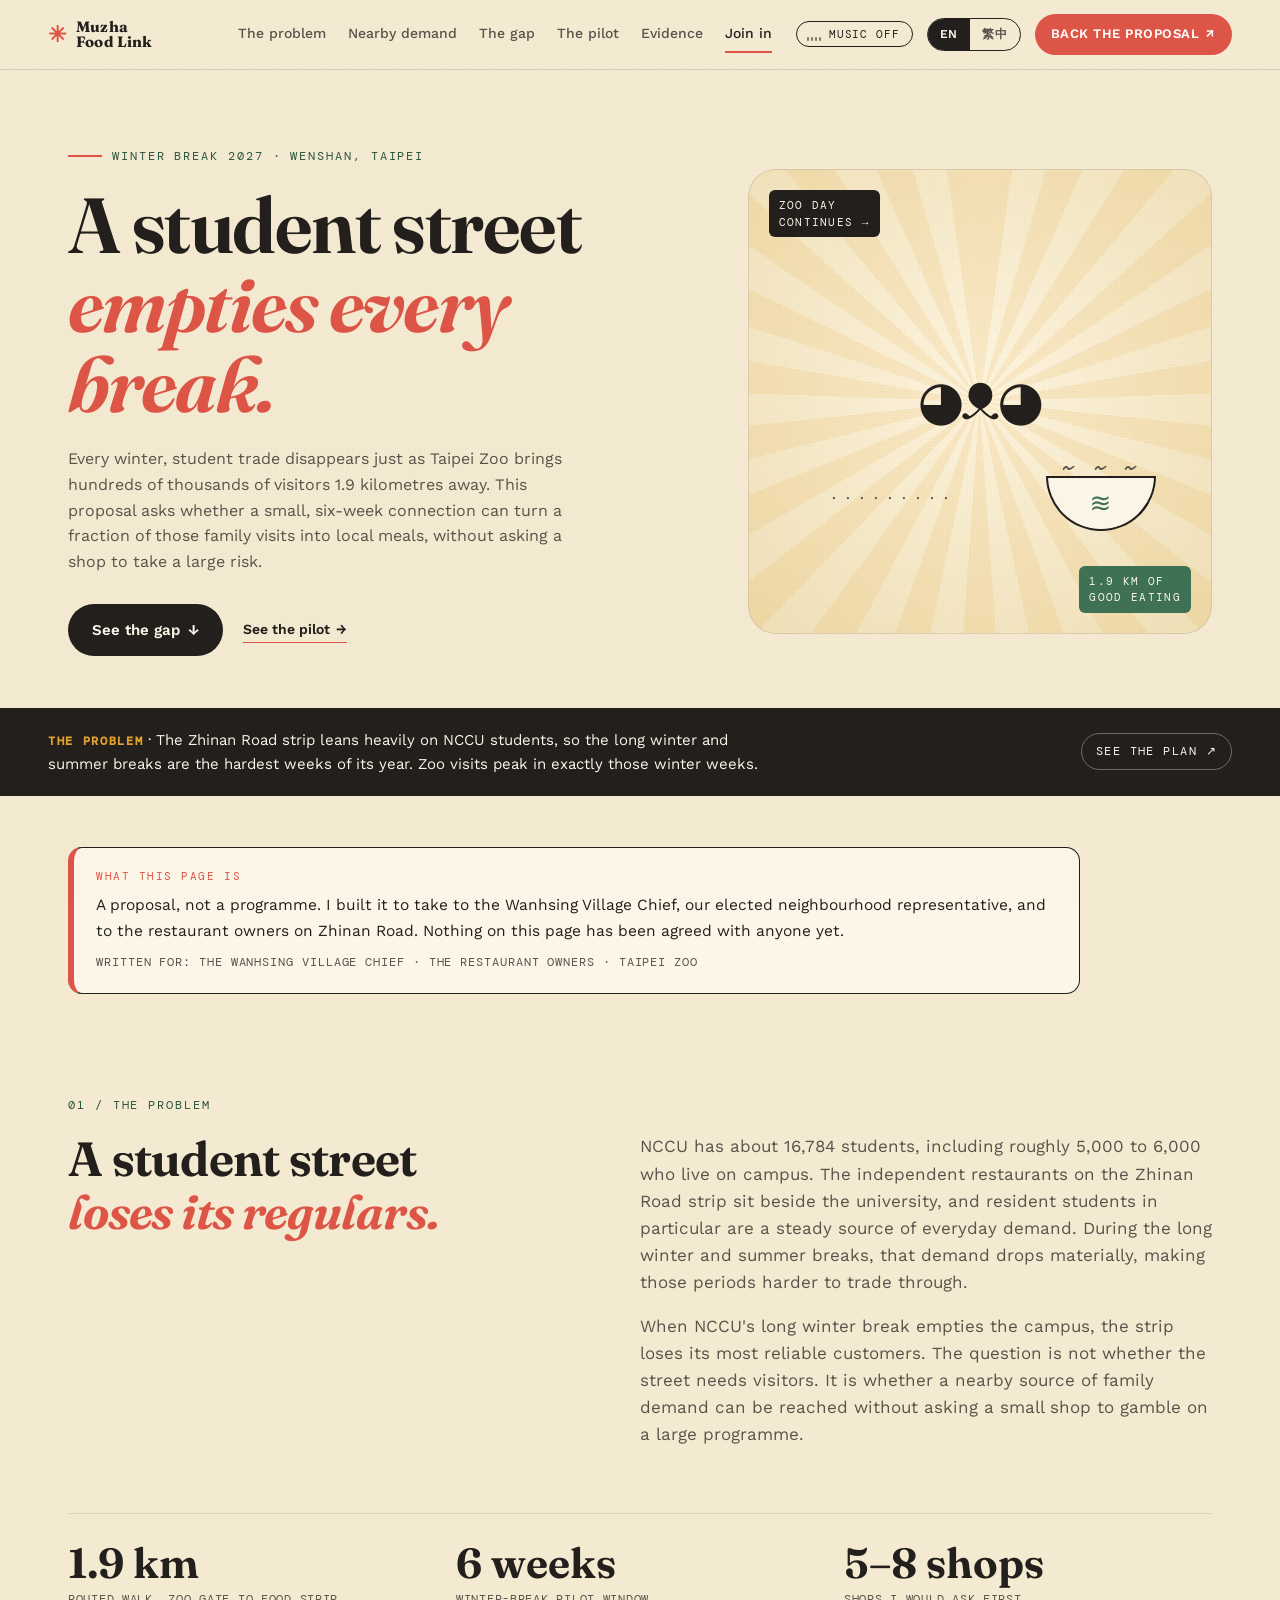
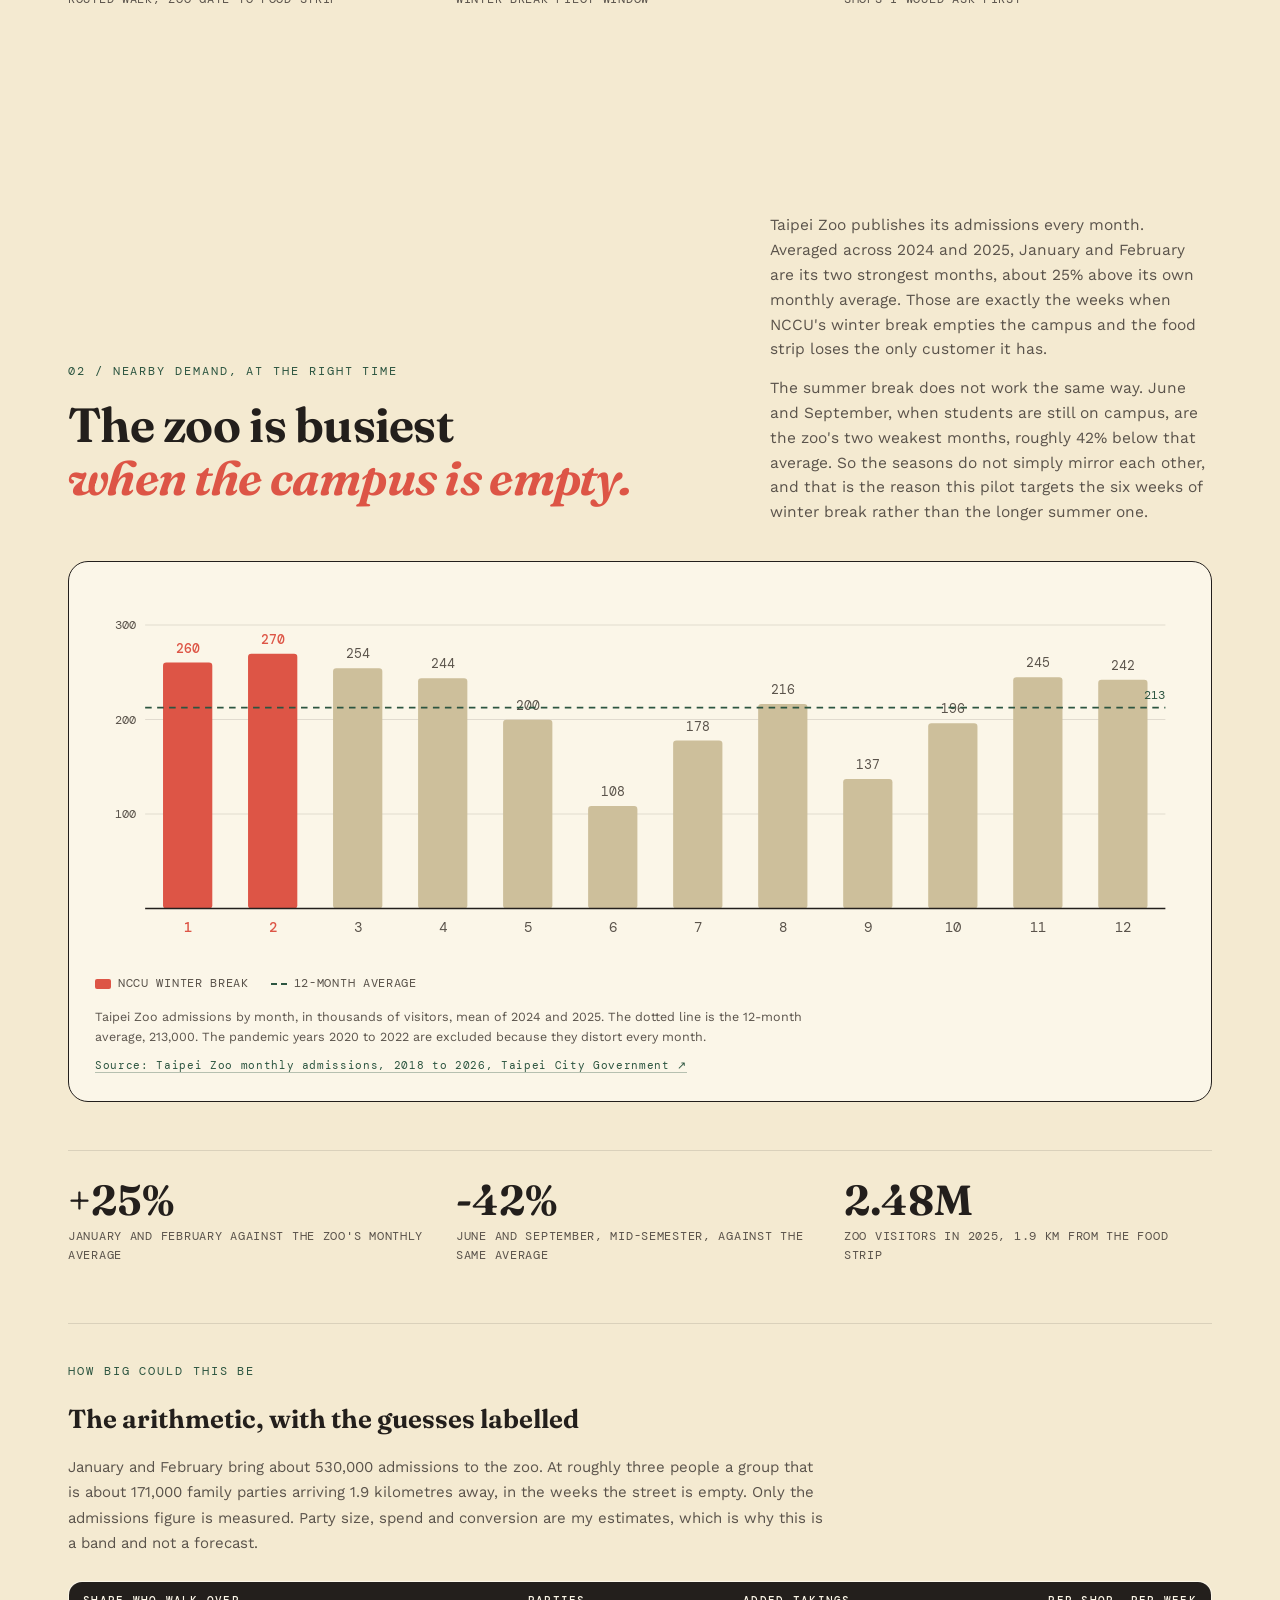
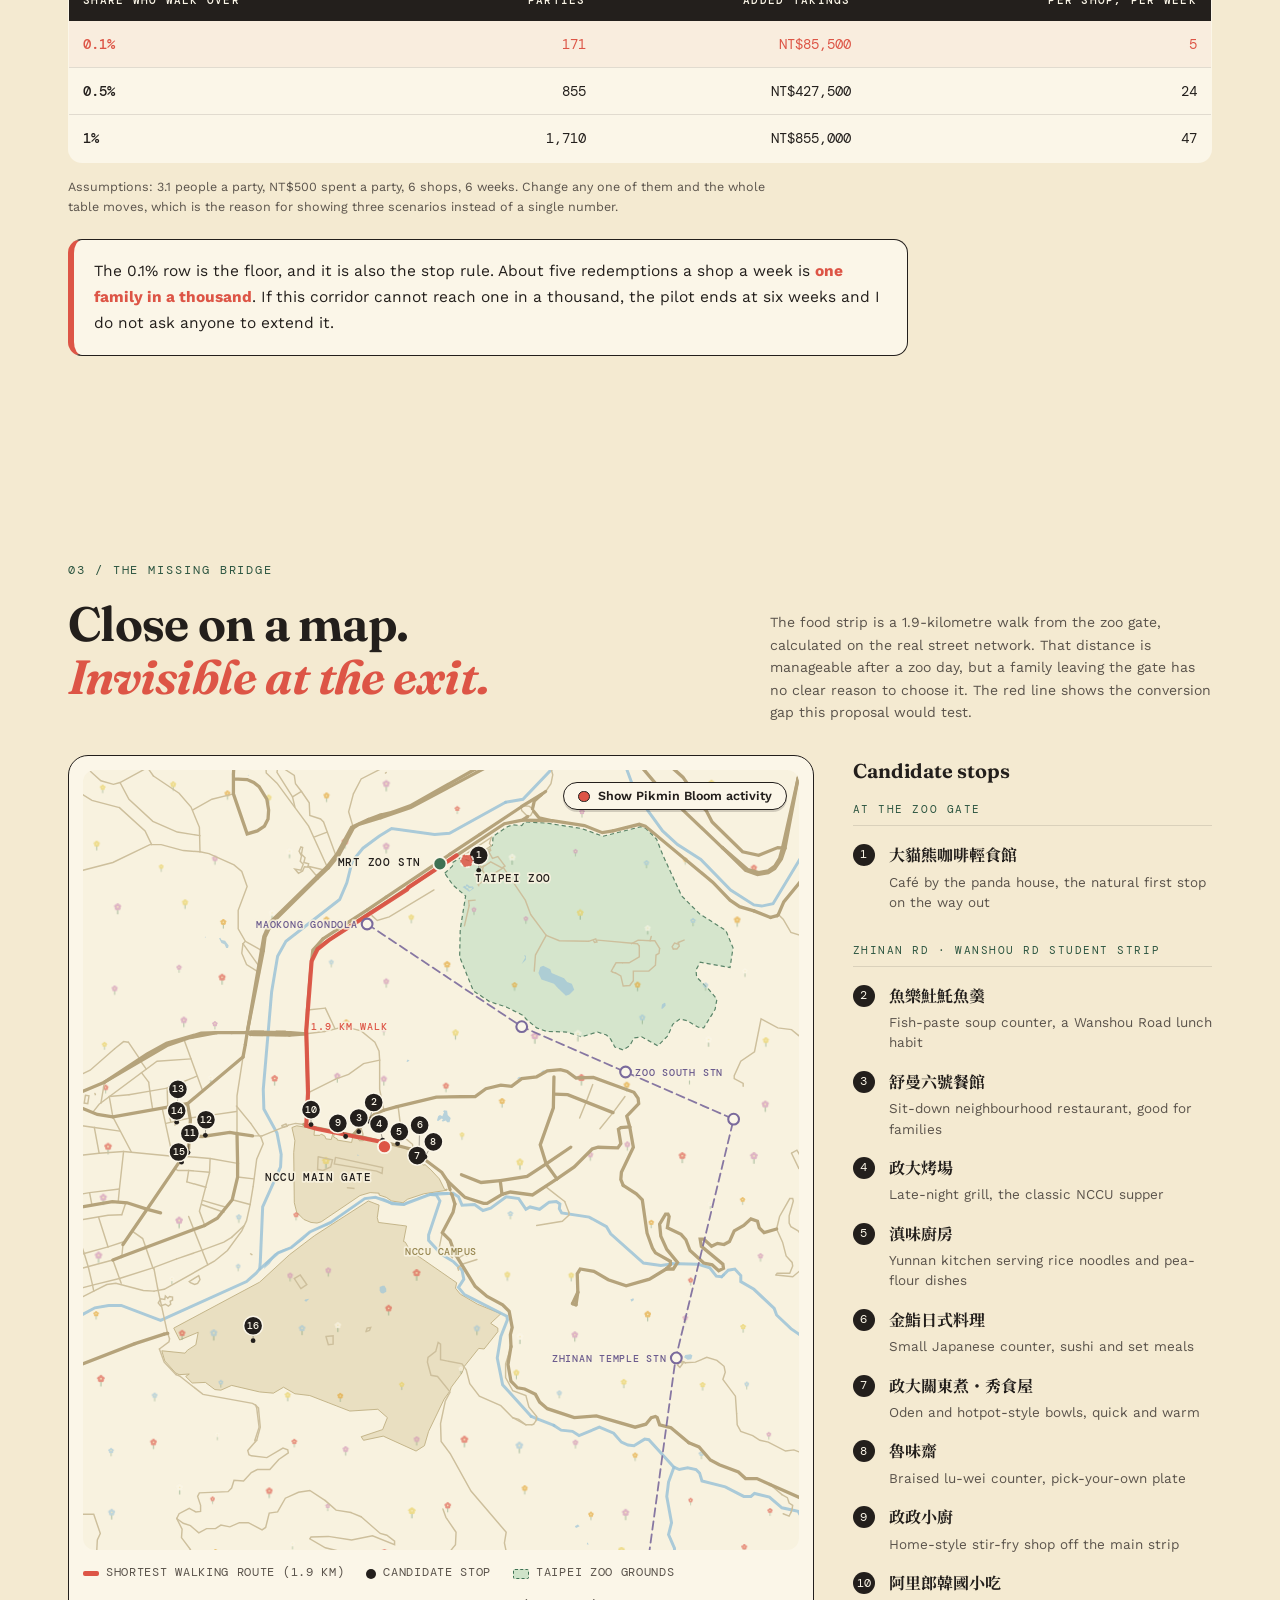
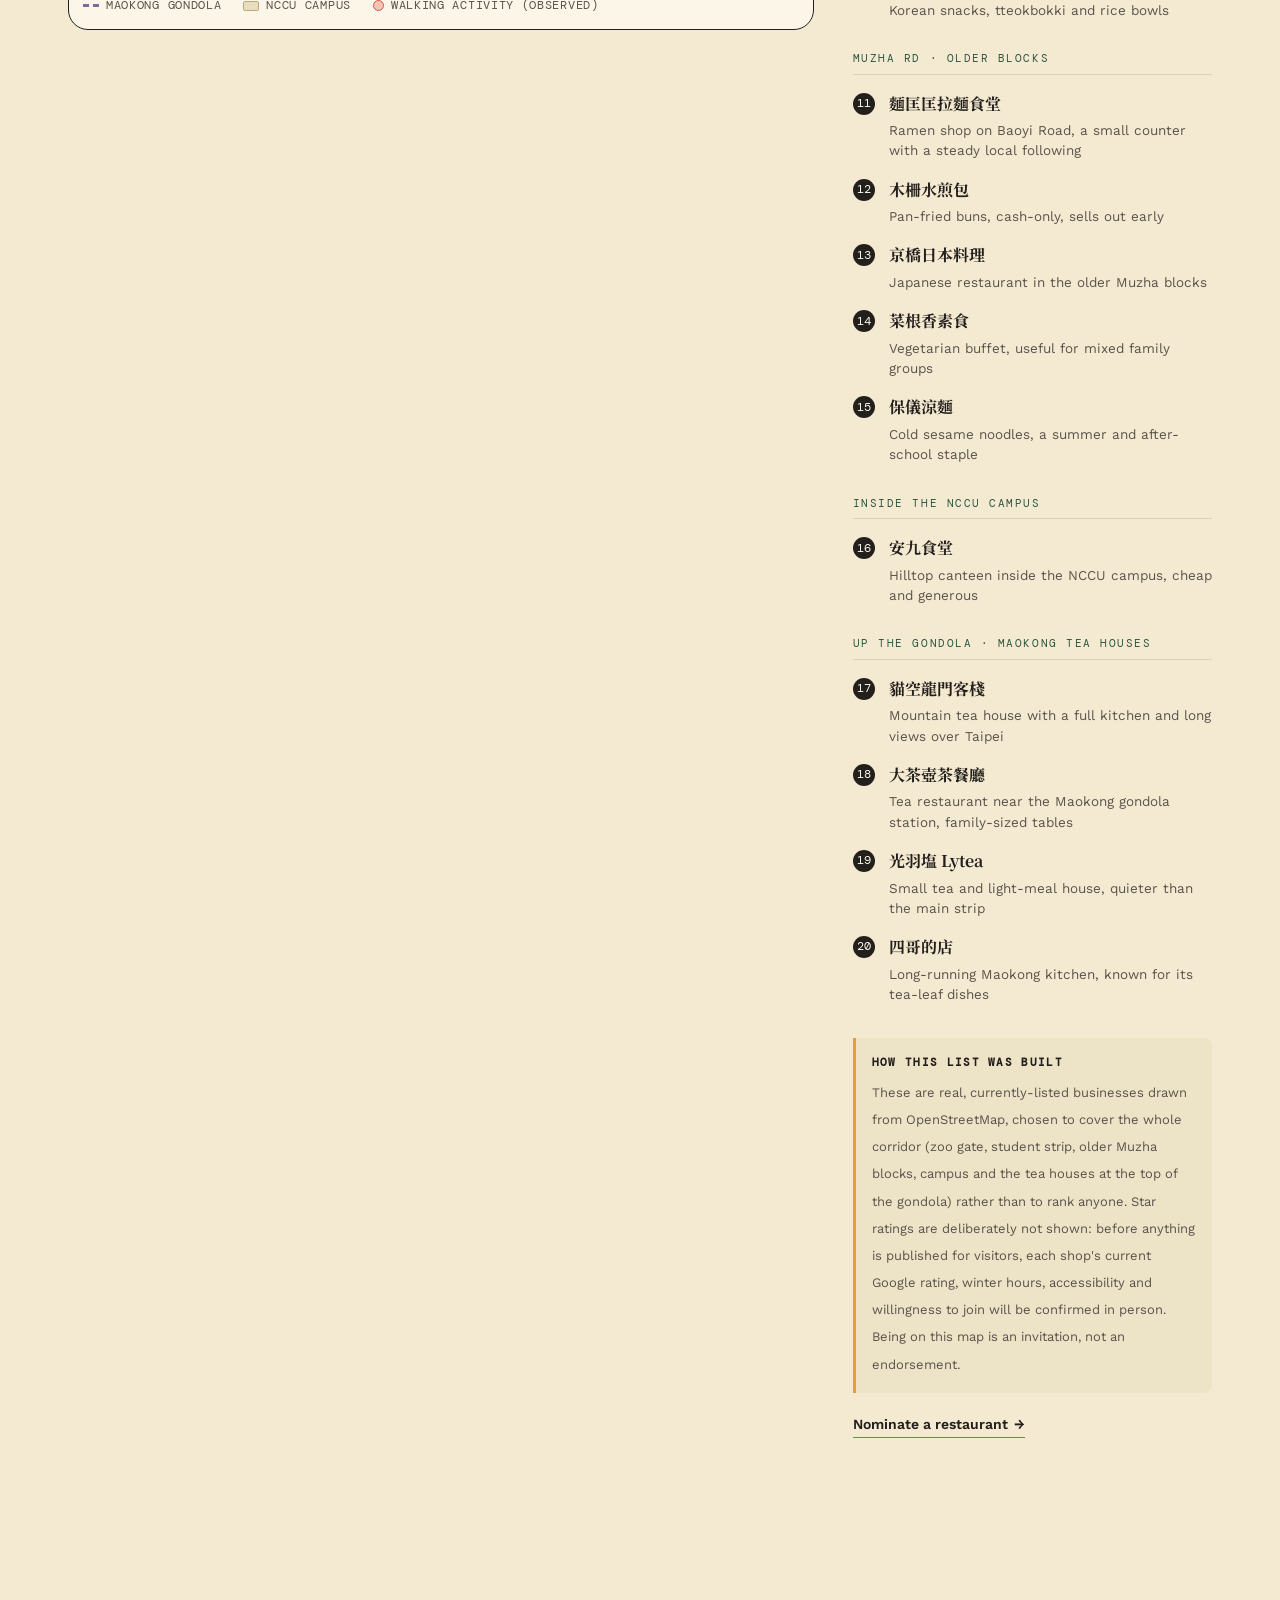
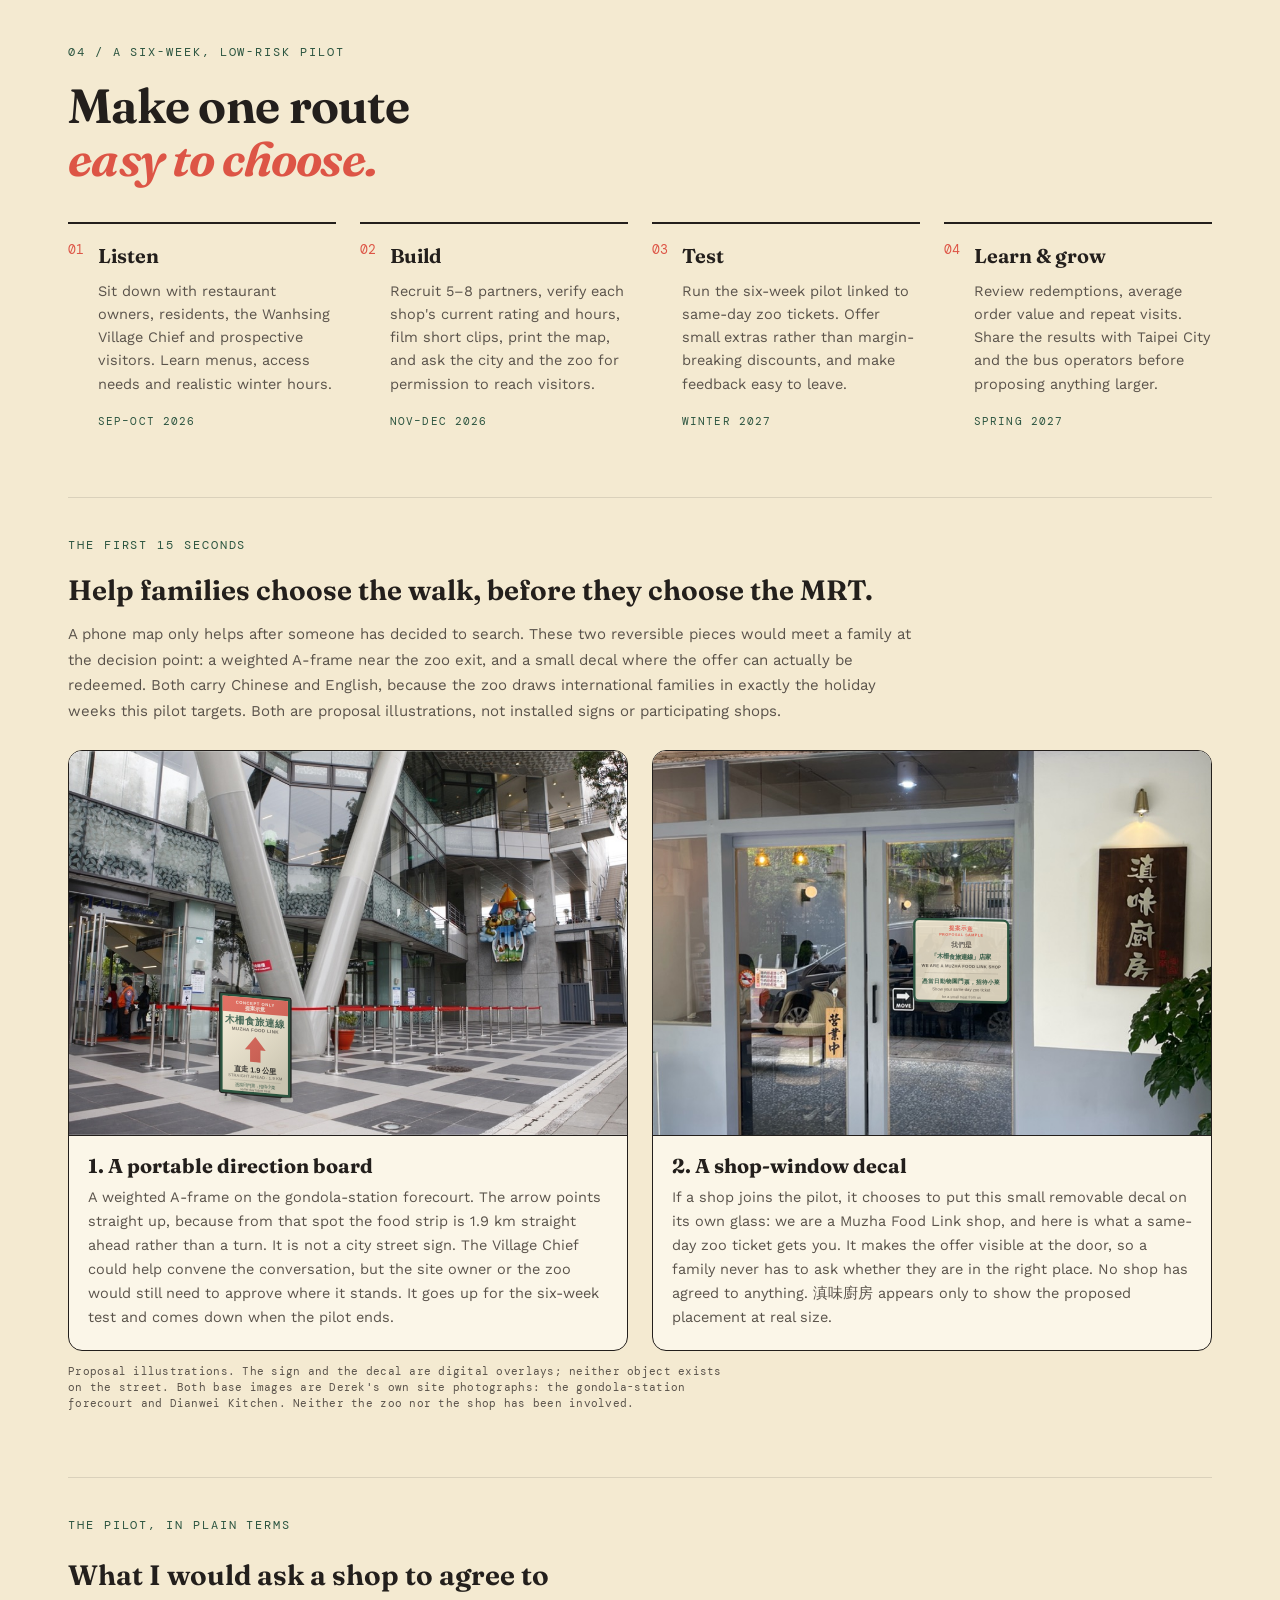
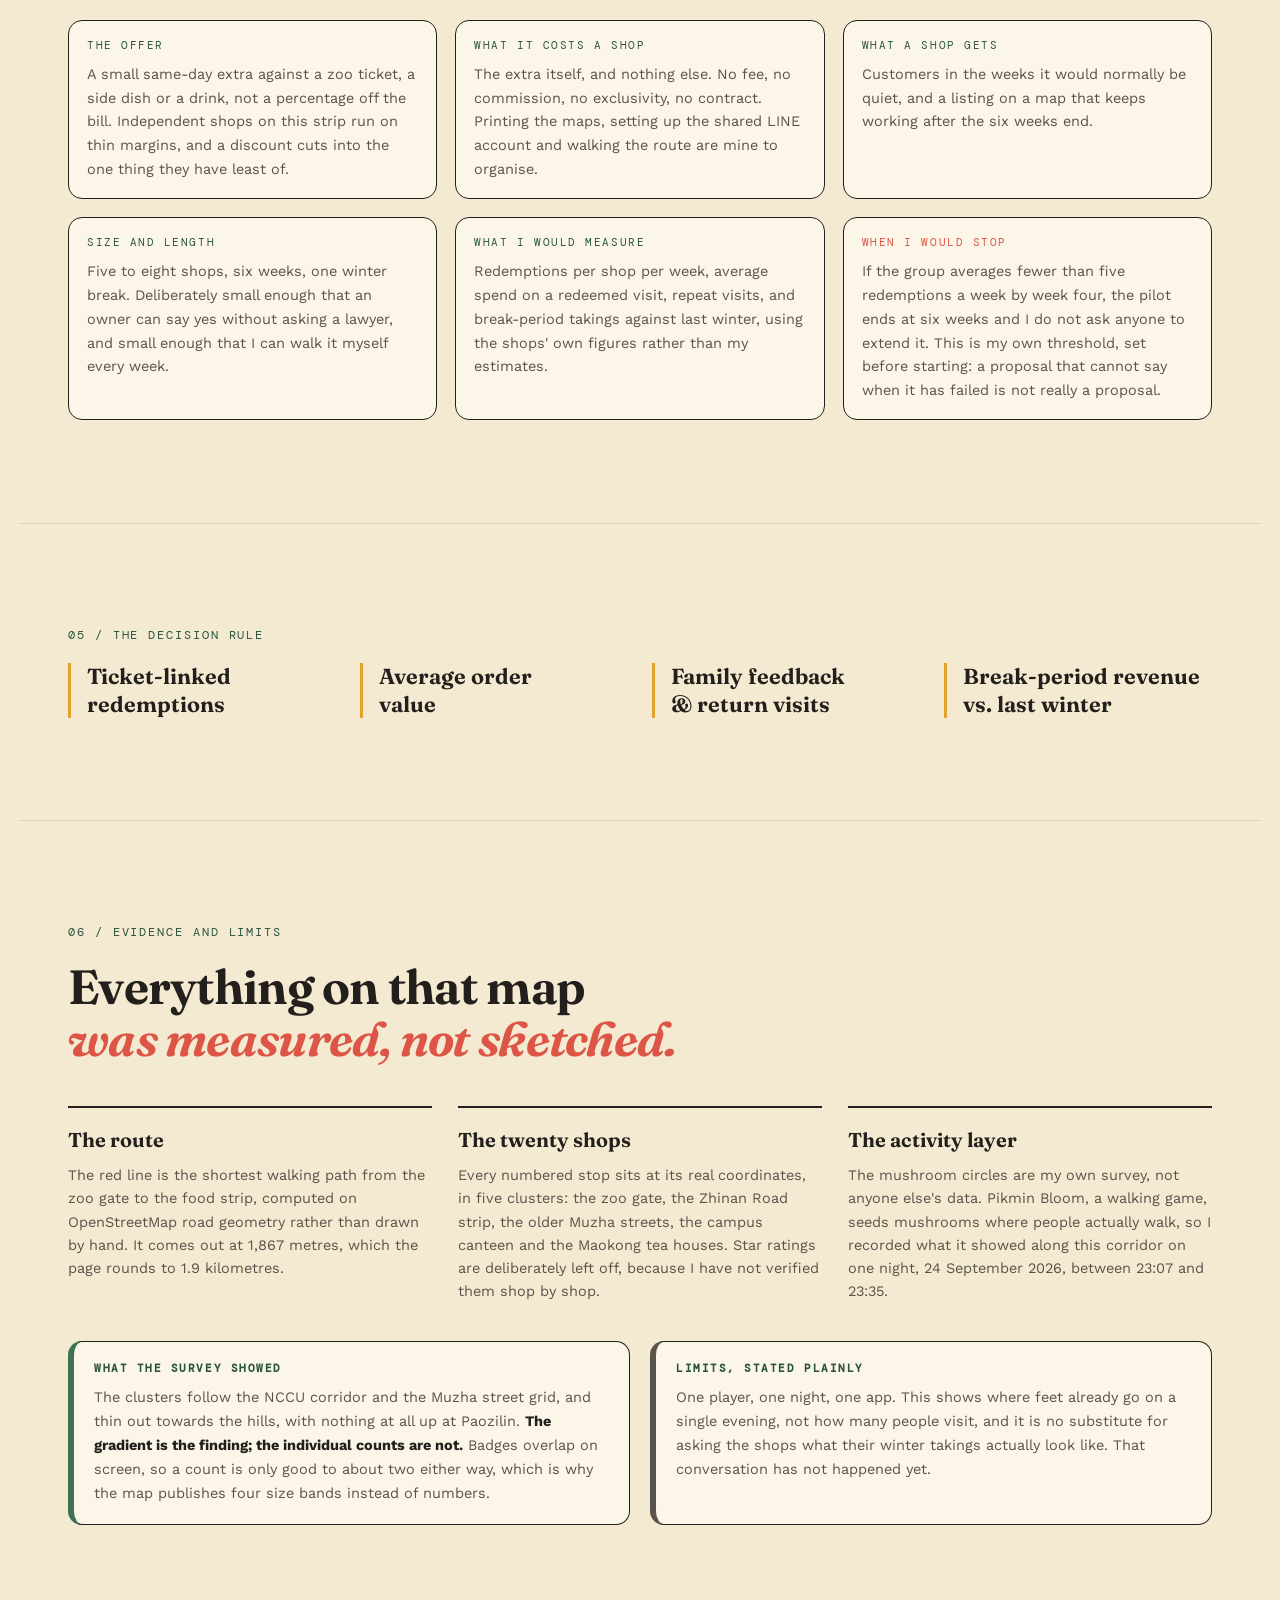
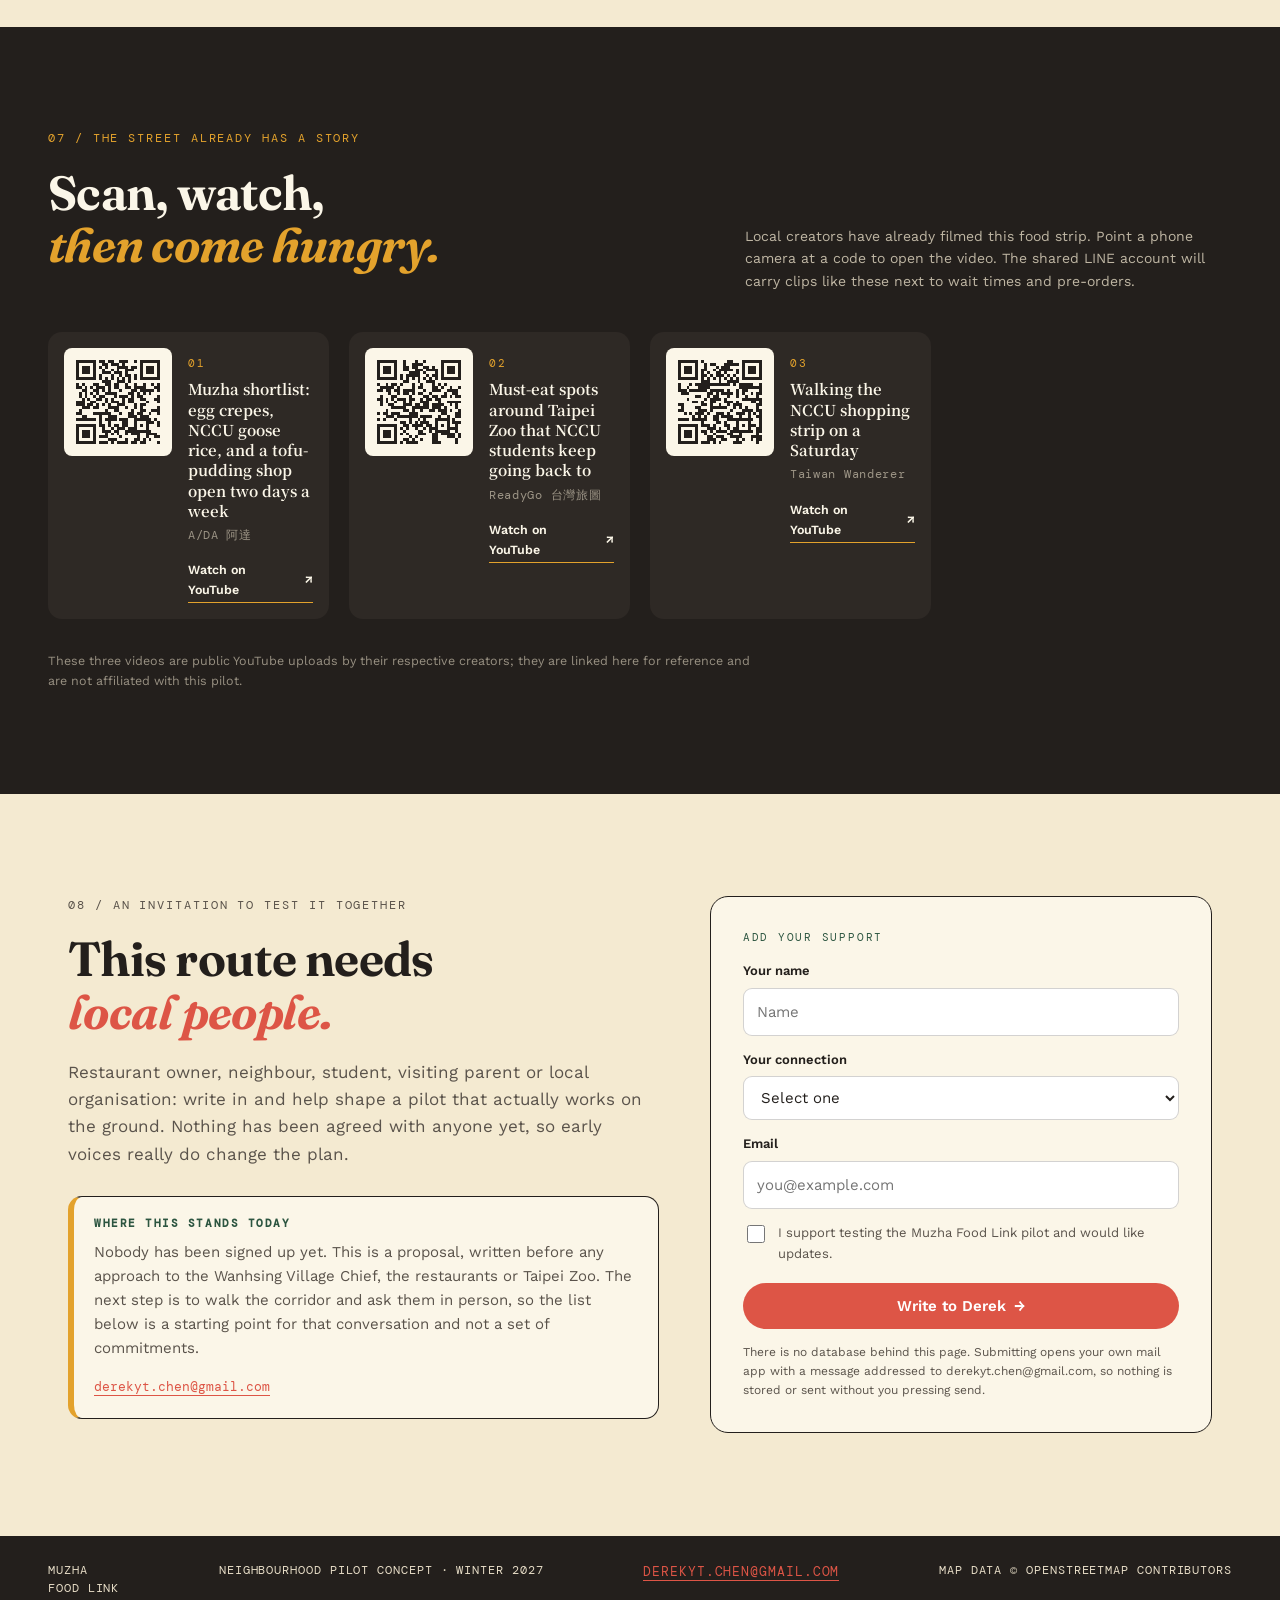
<file: index.html>
<!doctype html>
<html lang="en">
<head>
  <meta charset="UTF-8" />
  <meta name="viewport" content="width=device-width, initial-scale=1.0" />
  <meta name="description" content="A community pilot connecting Taipei Zoo visitors with Muzha's independent restaurants near NCCU." />
  <title>Muzha Food Link · 木柵食旅連線</title>
  <link rel="preconnect" href="https://fonts.googleapis.com" />
  <link rel="preconnect" href="https://fonts.gstatic.com" crossorigin />
  <link href="https://fonts.googleapis.com/css2?family=DM+Mono:wght@400;500&family=Fraunces:opsz,wght@9..144,500;9..144,650;9..144,700&family=Nanum+Pen+Script&family=Noto+Serif+TC:wght@500;700&family=Work+Sans:wght@400;500;600;700&display=swap" rel="stylesheet" />
  <link rel="stylesheet" href="styles.css?v=21" />
</head>
<body>
  <div class="grain" aria-hidden="true"></div>

  <header class="site-header">
    <a class="brand" href="#top"><span class="brand-sun">✳</span><span class="brand-name" data-i18n="brand"></span></a>
    <nav aria-label="Primary">
      <a href="#problem" data-i18n="nav.idea"></a>
      <a href="#demand" data-i18n="nav.season"></a>
      <a href="#gap" data-i18n="nav.map"></a>
      <a href="#pilot" data-i18n="nav.plan"></a>
      <a href="#evidence" data-i18n="nav.method"></a>
      <a href="#join" data-i18n="nav.join"></a>
    </nav>
    <div class="header-right">
      <button type="button" id="audio-toggle" class="audio-btn" aria-pressed="false" data-i18n-aria-label="audio.label" data-i18n-title="audio.hint">
        <span class="audio-wave" aria-hidden="true"><i></i><i></i><i></i><i></i></span>
        <span class="audio-text" data-i18n="audio.off"></span>
      </button>
      <div class="lang-switch" role="group" data-i18n-aria-label="lang.label">
        <button type="button" data-lang="en" class="is-on">EN</button>
        <button type="button" data-lang="zh">繁中</button>
      </div>
      <a class="header-cta" href="#join"><span data-i18n="cta.partner"></span> <span aria-hidden="true">↗</span></a>
    </div>
  </header>

  <main id="top">
    <section class="hero">
      <div class="hero-copy">
        <p class="eyebrow"><span></span> <span data-i18n="hero.eyebrow"></span></p>
        <h1 data-i18n="hero.h1"></h1>
        <p class="hero-intro" data-i18n="hero.intro"></p>
        <div class="hero-actions">
          <a class="button button-ink" href="#gap"><span data-i18n="hero.btn1"></span> <span aria-hidden="true">↓</span></a>
          <a class="text-link" href="#pilot"><span data-i18n="hero.btn2"></span> <span aria-hidden="true">→</span></a>
        </div>
      </div>
      <div class="hero-art" aria-hidden="true">
        <div class="rays"></div>
        <div class="hero-label label-top" data-i18n="hero.tag1"></div>
        <div class="panda">◕ᴥ◕</div>
        <div class="noodle-bowl"><div class="steam s1">~</div><div class="steam s2">~</div><div class="steam s3">~</div><span>≋</span></div>
        <div class="path-dots">· · · · · · · · ·</div>
        <div class="hero-label label-bottom" data-i18n="hero.tag2"></div>
      </div>
    </section>

    <section class="problem-strip">
      <p><b data-i18n="strip.label"></b> · <span data-i18n="strip.text"></span></p>
      <a href="#pilot"><span data-i18n="strip.cta"></span> <span aria-hidden="true">↗</span></a>
    </section>

    <section class="about-note section">
      <div class="about-card">
        <p class="about-label" data-i18n="about.label"></p>
        <p class="about-text" data-i18n="about.text"></p>
        <p class="about-who" data-i18n="about.who"></p>
      </div>
    </section>

    <section class="story section" id="problem" aria-labelledby="story-title">
      <div class="section-kicker" data-i18n="story.kicker"></div>
      <div class="story-layout">
        <h2 id="story-title" data-i18n="story.h2"></h2>
        <div class="story-body">
          <p data-i18n="story.p1"></p>
          <p data-i18n="story.p2"></p>
        </div>
      </div>
      <div class="stat-row">
        <div><strong data-i18n="story.s1v"></strong><span data-i18n="story.s1l"></span></div>
        <div><strong data-i18n="story.s2v"></strong><span data-i18n="story.s2l"></span></div>
        <div><strong data-i18n="story.s3v"></strong><span data-i18n="story.s3l"></span></div>
      </div>
    </section>

    <section class="season section" id="demand" aria-labelledby="season-title">
      <div class="map-heading">
        <div><p class="section-kicker" data-i18n="season.kicker"></p><h2 id="season-title" data-i18n="season.h2"></h2></div>
        <div class="season-body">
          <p data-i18n="season.p1"></p>
          <p data-i18n="season.p2"></p>
        </div>
      </div>

      <div class="chart-card">
        <div class="chart-scroll">
<svg class="season-chart" viewBox="0 0 1000 340" role="img" aria-labelledby="sc-title sc-desc">
  <title id="sc-title" data-i18n="season.svgTitle"></title>
  <desc id="sc-desc" data-i18n="season.svgDesc"></desc>
  <g class="sc-grid">
    <line x1="46" y1="207.3" x2="982" y2="207.3"/>
    <text class="sc-ax" x="38" y="211.3">100</text>
    <line x1="46" y1="120.7" x2="982" y2="120.7"/>
    <text class="sc-ax" x="38" y="124.7">200</text>
    <line x1="46" y1="34.0" x2="982" y2="34.0"/>
    <text class="sc-ax" x="38" y="38.0">300</text>
  </g>
  <g class="sc-bars">
    <rect class="sc-bar sc-hi" x="62.4" y="68.3" width="45.2" height="225.7" rx="3"/>
    <text class="sc-val sc-valhi" x="85.0" y="59.3">260</text>
    <text class="sc-mon sc-monhi" x="85.0" y="316.0">1</text>
    <rect class="sc-bar sc-hi" x="140.4" y="60.3" width="45.2" height="233.7" rx="3"/>
    <text class="sc-val sc-valhi" x="163.0" y="51.3">270</text>
    <text class="sc-mon sc-monhi" x="163.0" y="316.0">2</text>
    <rect class="sc-bar" x="218.4" y="73.6" width="45.2" height="220.4" rx="3"/>
    <text class="sc-val" x="241.0" y="64.6">254</text>
    <text class="sc-mon" x="241.0" y="316.0">3</text>
    <rect class="sc-bar" x="296.4" y="82.7" width="45.2" height="211.3" rx="3"/>
    <text class="sc-val" x="319.0" y="73.7">244</text>
    <text class="sc-mon" x="319.0" y="316.0">4</text>
    <rect class="sc-bar" x="374.4" y="120.8" width="45.2" height="173.2" rx="3"/>
    <text class="sc-val" x="397.0" y="111.8">200</text>
    <text class="sc-mon" x="397.0" y="316.0">5</text>
    <rect class="sc-bar" x="452.4" y="200.1" width="45.2" height="93.9" rx="3"/>
    <text class="sc-val" x="475.0" y="191.1">108</text>
    <text class="sc-mon" x="475.0" y="316.0">6</text>
    <rect class="sc-bar" x="530.4" y="140.0" width="45.2" height="154.0" rx="3"/>
    <text class="sc-val" x="553.0" y="131.0">178</text>
    <text class="sc-mon" x="553.0" y="316.0">7</text>
    <rect class="sc-bar" x="608.4" y="106.5" width="45.2" height="187.5" rx="3"/>
    <text class="sc-val" x="631.0" y="97.5">216</text>
    <text class="sc-mon" x="631.0" y="316.0">8</text>
    <rect class="sc-bar" x="686.4" y="175.3" width="45.2" height="118.7" rx="3"/>
    <text class="sc-val" x="709.0" y="166.3">137</text>
    <text class="sc-mon" x="709.0" y="316.0">9</text>
    <rect class="sc-bar" x="764.4" y="124.1" width="45.2" height="169.9" rx="3"/>
    <text class="sc-val" x="787.0" y="115.1">196</text>
    <text class="sc-mon" x="787.0" y="316.0">10</text>
    <rect class="sc-bar" x="842.4" y="81.8" width="45.2" height="212.2" rx="3"/>
    <text class="sc-val" x="865.0" y="72.8">245</text>
    <text class="sc-mon" x="865.0" y="316.0">11</text>
    <rect class="sc-bar" x="920.4" y="84.1" width="45.2" height="209.9" rx="3"/>
    <text class="sc-val" x="943.0" y="75.1">242</text>
    <text class="sc-mon" x="943.0" y="316.0">12</text>
  </g>
  <g class="sc-avg">
    <line x1="46" y1="109.8" x2="982" y2="109.8"/>
    <text class="sc-avgv" x="982" y="101.8">213</text>
  </g>
  <line class="sc-base" x1="46" y1="294.0" x2="982" y2="294.0"/>
</svg>

        </div>
        <div class="chart-legend">
          <span><i class="lg lg-hi"></i> <span data-i18n="season.legendHi"></span></span>
          <span><i class="lg lg-avg"></i> <span data-i18n="season.legendAvg"></span></span>
        </div>
        <p class="chart-cap" data-i18n="season.cap"></p>
        <p class="chart-src"><a href="https://www.zoo.gov.taipei/News.aspx?n=5106BA427B3FB592&amp;sms=61B3A9CF957A6445" target="_blank" rel="noopener"><span data-i18n="season.src"></span> <span aria-hidden="true">↗</span></a></p>
      </div>

      <div class="stat-row">
        <div><strong data-i18n="season.s1v"></strong><span data-i18n="season.s1l"></span></div>
        <div><strong data-i18n="season.s2v"></strong><span data-i18n="season.s2l"></span></div>
        <div><strong data-i18n="season.s3v"></strong><span data-i18n="season.s3l"></span></div>
      </div>

      <div class="sizing">
        <div class="sizing-head">
          <p class="section-kicker" data-i18n="size.kicker"></p>
          <h3 data-i18n="size.t"></h3>
          <p class="sizing-lead" data-i18n="size.p1"></p>
        </div>
        <div class="size-scroll">
<table class="size-table">
  <thead><tr>
    <th data-i18n="size.h1"></th><th data-i18n="size.h2"></th>
    <th data-i18n="size.h3"></th><th data-i18n="size.h4"></th>
  </tr></thead>
  <tbody>
    <tr class="size-floor"><td>0.1%</td><td>171</td><td>NT$85,500</td><td>5</td></tr>
    <tr><td>0.5%</td><td>855</td><td>NT$427,500</td><td>24</td></tr>
    <tr><td>1%</td><td>1,710</td><td>NT$855,000</td><td>47</td></tr>
  </tbody>
</table>

        </div>
        <p class="size-note" data-i18n="size.note"></p>
        <p class="size-rule" data-i18n="size.floor"></p>
      </div>
    </section>

    <section class="map-section section" id="gap" aria-labelledby="map-title">
      <div class="map-heading">
        <div><p class="section-kicker" data-i18n="map.kicker"></p><h2 id="map-title" data-i18n="map.h2"></h2></div>
        <p class="map-sub" data-i18n="map.sub"></p>
      </div>

      <div class="map-shell">
        <div class="map-canvas">
          <div class="map-viewport" role="group" tabindex="0" data-i18n-aria-label="map.viewport">
            <svg class="food-map" viewBox="0 0 1200 1559" role="img" aria-labelledby="map-svg-title map-svg-desc">
              <title id="map-svg-title" data-i18n="map.svgTitle"></title>
              <desc id="map-svg-desc" data-i18n="map.svgDesc"></desc>
              <rect width="1200" height="1559" fill="none"/>
<g class="m-campus"><path d="M536 725L544 719L571 710L610 704L610 702L606 703L597 685L583 670L573 661L571 662L554 652L560 643L536 632L473 618L469 621L463 621L460 615L452 614L450 624L426 620L426 618L420 615L421 608L419 607L416 619L407 618L405 613L399 610L397 612L387 612L388 601L358 596L350 599L355 621L353 641L354 725L358 741L370 753L382 758L392 759L399 757L464 713L481 708L496 709L496 712L508 716L517 722L536 725Z"/><path d="M161 1013L178 1012L172 1016L183 1027L205 1026L221 1038L231 1039L249 1031L296 1042L319 1044L336 1034L355 1045L380 1048L447 1074L494 1071L510 1085L502 1105L466 1117L470 1123L503 1116L558 1141L572 1132L579 1108L605 1054L615 1040L617 1034L635 1010L639 999L663 969L672 970L695 941L695 935L683 927L700 911L661 895L632 878L624 868L626 859L548 805L540 791L537 790L542 764L495 758L493 750L496 729L478 722L388 780L346 812L296 858L152 935L162 955L193 942L189 963L175 972L171 977L132 973L137 990L155 1010L161 1013Z"/></g>
<path class="m-zoo" d="M606 173L619 161L619 155L633 147L647 152L684 127L686 126L687 111L711 95L720 92L735 93L740 87L777 89L835 98L871 111L935 95L943 98L961 116L972 144L1003 211L1033 241L1077 269L1089 298L1084 331L1034 322L1027 335L1028 347L1048 367L1062 384L1059 401L1040 432L1031 431L1012 420L1000 417L988 426L980 445L963 462L936 447L923 449L916 462L905 469L891 464L884 451L877 444L862 439L835 447L810 439L777 438L760 432L743 418L737 411L709 397L681 388L654 370L631 313L632 267L641 211L620 193L606 173Z"/>
<g class="m-water"><path class="m-lake" d="M766 330L763 340L768 351L789 358L795 365L809 378L815 376L823 368L819 358L811 355L806 349L785 340L783 334L771 328L766 330Z"/><path class="m-lake" d="M837 1455L840 1456L841 1465L839 1467L836 1467L833 1459L833 1457L837 1455Z"/><path class="m-lake" d="M781 1493L781 1493Z"/><path class="m-lake" d="M459 646L463 646L460 644L459 646Z"/><path class="m-lake" d="M1018 979L1009 980L1007 984L1013 988L1019 987L1021 981L1018 979Z"/><path class="m-lake" d="M372 887L371 889L374 891L379 886L372 887Z"/><path class="m-lake" d="M641 195L642 192L644 192L648 195L653 195L655 198L647 204L636 196L640 194L643 198L645 198L647 202L650 201L653 197L646 198L645 195L641 195Z"/><path class="m-lake" d="M497 866L502 864L505 864L508 869L508 874L503 877L499 876L497 872L497 866Z"/><path class="m-lake" d="M599 1446L603 1446L602 1454L598 1454L596 1450L599 1446Z"/><path class="m-lake" d="M739 310L742 311L742 318L735 325L741 314L739 310Z"/><path class="m-lake" d="M636 1354L636 1351L637 1351L639 1352L636 1354Z"/><path class="m-lake" d="M603 572L605 570L610 571L611 578L616 583L614 590L610 590L608 587L603 589L601 588L603 585L601 584L595 588L593 587L595 580L598 578L602 580L605 573L603 572Z"/><path class="m-lake" d="M970 393L969 400L971 400L976 395L976 391L974 390L970 393Z"/><path class="m-lake" d="M38 1523L39 1524L38 1523Z"/><path class="m-lake" d="M90 1480L89 1483L92 1484L92 1481L90 1480Z"/><path class="m-lake" d="M238 286L232 285L230 281L228 282L232 290L237 292L240 298L243 298L244 294L238 286Z"/><path class="m-lake" d="M205 279L206 281L204 280L205 279Z"/><path class="m-lake" d="M544 485L542 488L543 489L547 487L544 485Z"/><path class="m-lake" d="M824 1267L826 1270L832 1267L829 1264L824 1267Z"/><path class="m-lake" d="M845 1294L846 1295L847 1298L844 1297L845 1294Z"/><path class="m-lake" d="M276 10L278 9L277 8L276 10Z"/><path class="m-lake" d="M774 503L771 503L768 505L768 507L774 503Z"/><path class="m-lake" d="M728 518L728 516L731 514L734 515L728 518Z"/><path class="m-lake" d="M922 885L917 887L919 891L923 888L922 885Z"/><path class="m-lake" d="M282 134L283 140L282 134Z"/><path class="m-lake" d="M306 825L321 810L336 803L348 799L370 783L377 775L417 755L473 717L490 715L504 717L521 725L536 726L544 722L578 710L594 707L612 707L612 711L597 710L581 712L547 724L539 730L517 729L498 718L480 717L473 719L410 763L390 769L379 776L369 787L350 801L327 810L321 815L313 827L303 836L306 825Z"/><path d="M708 54L614 106L589 108L517 98L496 111L469 131L451 153L442 189L430 217L340 287L326 312L316 372L302 535L303 568L325 608L332 644L331 665L301 732L297 825L296 836L290 843L274 857L130 922L64 897L43 897L20 901L-79 955L-101 961L-123 962L-194 943L-208 944L-217 951L-242 989L-253 1056L-259 1069"/><path d="M3356 -224L3348 -242L3332 -246L3317 -256L3296 -285L3261 -305L3250 -326L3221 -349L3203 -374L3184 -384L3166 -400L3138 -412L3121 -413L3091 -402L3076 -392L3006 -369L2990 -356L2988 -320L2980 -307L2956 -289L2923 -276L2886 -275L2810 -290L2763 -294L2703 -325L2652 -330L2608 -320L2593 -278L2564 -229L2512 -189L2484 -149L2468 -143L2457 -145L2446 -157L2437 -206L2408 -212L2386 -201L2368 -180L2349 -124L2326 -91L2231 5L2224 22L2225 40L2166 111L2149 109L2102 93L1954 79L1936 72L1929 64L1908 55L1895 61L1826 71L1794 95L1769 102L1705 108L1689 113L1673 114L1633 100L1573 95L1541 76L1478 24L1440 -1L1392 -28L1365 -35L1326 -67L1292 -102L1269 -104L1253 -94L1253 -64L1223 -10L1212 31L1207 70L1212 105L1209 136L1156 224L1137 228L1124 226L1085 201L1035 150L996 125L971 102L926 40L903 -23L893 -33L849 -37L804 -21L737 49L708 54"/><path d="M983 828L968 830L939 826L884 777L877 765L848 749L802 742L798 735L799 727L793 723L781 724L765 736L749 732L742 736L730 718L709 715L683 734L670 738L656 728L635 729L629 715L620 709L582 711"/><path d="M789 1098L761 1087"/><path d="M751 1083L703 1030L694 985L700 949L711 921L710 915L639 879L629 867L638 853L635 838L621 824L600 811L579 788L579 779L598 722L592 712L582 711"/><path d="M997 1466L1011 1450L1017 1423L1008 1406L1009 1397L994 1382L995 1366L999 1358L998 1339L990 1325L991 1304L981 1281L986 1261L978 1217L981 1193L990 1168"/><path d="M1062 1483L1056 1480L1055 1463L1040 1437L1035 1434L1032 1436L1024 1413L1010 1403"/><path d="M1715 1376L1705 1367L1690 1364L1627 1363L1586 1353L1580 1350L1573 1337L1552 1334L1538 1319L1527 1324L1521 1316L1509 1313L1496 1315L1491 1312L1488 1304L1475 1305L1459 1297L1445 1301L1410 1286L1367 1295L1353 1285L1332 1280L1309 1292L1288 1294L1267 1278L1215 1270L1198 1242L1171 1236L1150 1218L1125 1212L1119 1217L1107 1217L1076 1201L1037 1191L1033 1178L1027 1172L1013 1169L999 1172L990 1168L948 1122L941 1121L923 1132L913 1131L902 1126L889 1111L865 1101L831 1115L820 1108L801 1106L789 1098"/><path d="M582 711L537 728L518 726L490 716L472 718L415 758L380 774L349 800L327 809L296 836"/><path d="M1222 961L1186 936L1162 913L1158 902L1124 870L1102 857L1102 847L1092 836L1081 838L1073 846"/><path d="M987 827L983 828"/><path d="M994 827L987 827"/><path d="M998 827L994 827"/><path d="M1070 849L1061 848L1050 834L1031 828L998 827"/><path d="M1073 846L1070 849"/><path d="M761 1087L751 1083"/><path d="M1079 1499L1071 1491"/><path d="M1066 1486L1062 1483"/><path d="M1066 1487L1066 1486"/><path d="M1071 1491L1066 1487"/><path d="M1080 1502L1079 1499"/><path d="M1081 1502L1080 1502"/></g>
<g class="m-flora"><g transform="translate(1053,32) scale(0.82)"><path class="m-stem" d="M0 0 0 -11"/><g fill="#e8cf5a"><circle cx="0.00" cy="-16.00" r="3.0"/><circle cx="3.33" cy="-13.58" r="3.0"/><circle cx="2.06" cy="-9.67" r="3.0"/><circle cx="-2.06" cy="-9.67" r="3.0"/><circle cx="-3.33" cy="-13.58" r="3.0"/></g><circle cx="0" cy="-12.5" r="1.5" fill="#f6e4a6"/></g><g transform="translate(702,565) scale(0.81)"><path class="m-stem" d="M0 0 0 -11"/><g fill="#e3a22c"><circle cx="0.00" cy="-16.00" r="3.0"/><circle cx="3.33" cy="-13.58" r="3.0"/><circle cx="2.06" cy="-9.67" r="3.0"/><circle cx="-2.06" cy="-9.67" r="3.0"/><circle cx="-3.33" cy="-13.58" r="3.0"/></g><circle cx="0" cy="-12.5" r="1.5" fill="#f6e4a6"/></g><g transform="translate(545,1424) scale(0.79)"><path class="m-stem" d="M0 0 0 -11"/><g fill="#dd5546"><circle cx="0.00" cy="-16.00" r="3.0"/><circle cx="3.33" cy="-13.58" r="3.0"/><circle cx="2.06" cy="-9.67" r="3.0"/><circle cx="-2.06" cy="-9.67" r="3.0"/><circle cx="-3.33" cy="-13.58" r="3.0"/></g><circle cx="0" cy="-12.5" r="1.5" fill="#f6e4a6"/></g><g transform="translate(321,528) scale(0.90)"><path class="m-stem" d="M0 0 0 -11"/><g fill="#dd5546"><circle cx="0.00" cy="-16.00" r="3.0"/><circle cx="3.33" cy="-13.58" r="3.0"/><circle cx="2.06" cy="-9.67" r="3.0"/><circle cx="-2.06" cy="-9.67" r="3.0"/><circle cx="-3.33" cy="-13.58" r="3.0"/></g><circle cx="0" cy="-12.5" r="1.5" fill="#f6e4a6"/></g><g transform="translate(219,1450) scale(0.96)"><path class="m-stem" d="M0 0 0 -11"/><g fill="#9dc4d8"><circle cx="0.00" cy="-16.00" r="3.0"/><circle cx="3.33" cy="-13.58" r="3.0"/><circle cx="2.06" cy="-9.67" r="3.0"/><circle cx="-2.06" cy="-9.67" r="3.0"/><circle cx="-3.33" cy="-13.58" r="3.0"/></g><circle cx="0" cy="-12.5" r="1.5" fill="#f6e4a6"/></g><g transform="translate(611,1243) scale(0.87)"><path class="m-stem" d="M0 0 0 -11"/><g fill="#dd5546"><circle cx="0.00" cy="-16.00" r="3.0"/><circle cx="3.33" cy="-13.58" r="3.0"/><circle cx="2.06" cy="-9.67" r="3.0"/><circle cx="-2.06" cy="-9.67" r="3.0"/><circle cx="-3.33" cy="-13.58" r="3.0"/></g><circle cx="0" cy="-12.5" r="1.5" fill="#f6e4a6"/></g><g transform="translate(512,913) scale(0.90)"><path class="m-stem" d="M0 0 0 -11"/><g fill="#dd5546"><circle cx="0.00" cy="-16.00" r="3.0"/><circle cx="3.33" cy="-13.58" r="3.0"/><circle cx="2.06" cy="-9.67" r="3.0"/><circle cx="-2.06" cy="-9.67" r="3.0"/><circle cx="-3.33" cy="-13.58" r="3.0"/></g><circle cx="0" cy="-12.5" r="1.5" fill="#f6e4a6"/></g><g transform="translate(1009,927) scale(0.72)"><path class="m-stem" d="M0 0 0 -11"/><g fill="#cf8fb4"><circle cx="0.00" cy="-16.00" r="3.0"/><circle cx="3.33" cy="-13.58" r="3.0"/><circle cx="2.06" cy="-9.67" r="3.0"/><circle cx="-2.06" cy="-9.67" r="3.0"/><circle cx="-3.33" cy="-13.58" r="3.0"/></g><circle cx="0" cy="-12.5" r="1.5" fill="#f6e4a6"/></g><g transform="translate(1125,1450) scale(0.94)"><path class="m-stem" d="M0 0 0 -11"/><g fill="#dd5546"><circle cx="0.00" cy="-16.00" r="3.0"/><circle cx="3.33" cy="-13.58" r="3.0"/><circle cx="2.06" cy="-9.67" r="3.0"/><circle cx="-2.06" cy="-9.67" r="3.0"/><circle cx="-3.33" cy="-13.58" r="3.0"/></g><circle cx="0" cy="-12.5" r="1.5" fill="#f6e4a6"/></g><g transform="translate(610,337) scale(0.90)"><path class="m-stem" d="M0 0 0 -11"/><g fill="#e3a22c"><circle cx="0.00" cy="-16.00" r="3.0"/><circle cx="3.33" cy="-13.58" r="3.0"/><circle cx="2.06" cy="-9.67" r="3.0"/><circle cx="-2.06" cy="-9.67" r="3.0"/><circle cx="-3.33" cy="-13.58" r="3.0"/></g><circle cx="0" cy="-12.5" r="1.5" fill="#f6e4a6"/></g><g transform="translate(22,920) scale(0.71)"><path class="m-stem" d="M0 0 0 -11"/><g fill="#e3a22c"><circle cx="0.00" cy="-16.00" r="3.0"/><circle cx="3.33" cy="-13.58" r="3.0"/><circle cx="2.06" cy="-9.67" r="3.0"/><circle cx="-2.06" cy="-9.67" r="3.0"/><circle cx="-3.33" cy="-13.58" r="3.0"/></g><circle cx="0" cy="-12.5" r="1.5" fill="#f6e4a6"/></g><g transform="translate(407,667) scale(0.99)"><path class="m-stem" d="M0 0 0 -11"/><g fill="#e8cf5a"><circle cx="0.00" cy="-16.00" r="3.0"/><circle cx="3.33" cy="-13.58" r="3.0"/><circle cx="2.06" cy="-9.67" r="3.0"/><circle cx="-2.06" cy="-9.67" r="3.0"/><circle cx="-3.33" cy="-13.58" r="3.0"/></g><circle cx="0" cy="-12.5" r="1.5" fill="#f6e4a6"/></g><g transform="translate(58,241) scale(0.94)"><path class="m-stem" d="M0 0 0 -11"/><g fill="#cf8fb4"><circle cx="0.00" cy="-16.00" r="3.0"/><circle cx="3.33" cy="-13.58" r="3.0"/><circle cx="2.06" cy="-9.67" r="3.0"/><circle cx="-2.06" cy="-9.67" r="3.0"/><circle cx="-3.33" cy="-13.58" r="3.0"/></g><circle cx="0" cy="-12.5" r="1.5" fill="#f6e4a6"/></g><g transform="translate(608,539) scale(0.80)"><path class="m-stem" d="M0 0 0 -11"/><g fill="#dd5546"><circle cx="0.00" cy="-16.00" r="3.0"/><circle cx="3.33" cy="-13.58" r="3.0"/><circle cx="2.06" cy="-9.67" r="3.0"/><circle cx="-2.06" cy="-9.67" r="3.0"/><circle cx="-3.33" cy="-13.58" r="3.0"/></g><circle cx="0" cy="-12.5" r="1.5" fill="#f6e4a6"/></g><g transform="translate(1106,942) scale(0.73)"><path class="m-stem" d="M0 0 0 -11"/><g fill="#e8cf5a"><circle cx="0.00" cy="-16.00" r="3.0"/><circle cx="3.33" cy="-13.58" r="3.0"/><circle cx="2.06" cy="-9.67" r="3.0"/><circle cx="-2.06" cy="-9.67" r="3.0"/><circle cx="-3.33" cy="-13.58" r="3.0"/></g><circle cx="0" cy="-12.5" r="1.5" fill="#f6e4a6"/></g><g transform="translate(166,954) scale(0.85)"><path class="m-stem" d="M0 0 0 -11"/><g fill="#dd5546"><circle cx="0.00" cy="-16.00" r="3.0"/><circle cx="3.33" cy="-13.58" r="3.0"/><circle cx="2.06" cy="-9.67" r="3.0"/><circle cx="-2.06" cy="-9.67" r="3.0"/><circle cx="-3.33" cy="-13.58" r="3.0"/></g><circle cx="0" cy="-12.5" r="1.5" fill="#f6e4a6"/></g><g transform="translate(439,1327) scale(0.70)"><path class="m-stem" d="M0 0 0 -11"/><g fill="#e8cf5a"><circle cx="0.00" cy="-16.00" r="3.0"/><circle cx="3.33" cy="-13.58" r="3.0"/><circle cx="2.06" cy="-9.67" r="3.0"/><circle cx="-2.06" cy="-9.67" r="3.0"/><circle cx="-3.33" cy="-13.58" r="3.0"/></g><circle cx="0" cy="-12.5" r="1.5" fill="#f6e4a6"/></g><g transform="translate(944,164) scale(0.68)"><path class="m-stem" d="M0 0 0 -11"/><g fill="#9dc4d8"><circle cx="0.00" cy="-16.00" r="3.0"/><circle cx="3.33" cy="-13.58" r="3.0"/><circle cx="2.06" cy="-9.67" r="3.0"/><circle cx="-2.06" cy="-9.67" r="3.0"/><circle cx="-3.33" cy="-13.58" r="3.0"/></g><circle cx="0" cy="-12.5" r="1.5" fill="#f6e4a6"/></g><g transform="translate(639,1331) scale(0.87)"><path class="m-stem" d="M0 0 0 -11"/><g fill="#fbf6e8"><circle cx="0.00" cy="-16.00" r="3.0"/><circle cx="3.33" cy="-13.58" r="3.0"/><circle cx="2.06" cy="-9.67" r="3.0"/><circle cx="-2.06" cy="-9.67" r="3.0"/><circle cx="-3.33" cy="-13.58" r="3.0"/></g><circle cx="0" cy="-12.5" r="1.5" fill="#f6e4a6"/></g><g transform="translate(550,256) scale(0.74)"><path class="m-stem" d="M0 0 0 -11"/><g fill="#e8cf5a"><circle cx="0.00" cy="-16.00" r="3.0"/><circle cx="3.33" cy="-13.58" r="3.0"/><circle cx="2.06" cy="-9.67" r="3.0"/><circle cx="-2.06" cy="-9.67" r="3.0"/><circle cx="-3.33" cy="-13.58" r="3.0"/></g><circle cx="0" cy="-12.5" r="1.5" fill="#f6e4a6"/></g><g transform="translate(798,1052) scale(0.67)"><path class="m-stem" d="M0 0 0 -11"/><g fill="#9dc4d8"><circle cx="0.00" cy="-16.00" r="3.0"/><circle cx="3.33" cy="-13.58" r="3.0"/><circle cx="2.06" cy="-9.67" r="3.0"/><circle cx="-2.06" cy="-9.67" r="3.0"/><circle cx="-3.33" cy="-13.58" r="3.0"/></g><circle cx="0" cy="-12.5" r="1.5" fill="#f6e4a6"/></g><g transform="translate(1149,1121) scale(0.64)"><path class="m-stem" d="M0 0 0 -11"/><g fill="#cf8fb4"><circle cx="0.00" cy="-16.00" r="3.0"/><circle cx="3.33" cy="-13.58" r="3.0"/><circle cx="2.06" cy="-9.67" r="3.0"/><circle cx="-2.06" cy="-9.67" r="3.0"/><circle cx="-3.33" cy="-13.58" r="3.0"/></g><circle cx="0" cy="-12.5" r="1.5" fill="#f6e4a6"/></g><g transform="translate(39,1449) scale(0.99)"><path class="m-stem" d="M0 0 0 -11"/><g fill="#fbf6e8"><circle cx="0.00" cy="-16.00" r="3.0"/><circle cx="3.33" cy="-13.58" r="3.0"/><circle cx="2.06" cy="-9.67" r="3.0"/><circle cx="-2.06" cy="-9.67" r="3.0"/><circle cx="-3.33" cy="-13.58" r="3.0"/></g><circle cx="0" cy="-12.5" r="1.5" fill="#f6e4a6"/></g><g transform="translate(118,1137) scale(0.88)"><path class="m-stem" d="M0 0 0 -11"/><g fill="#dd5546"><circle cx="0.00" cy="-16.00" r="3.0"/><circle cx="3.33" cy="-13.58" r="3.0"/><circle cx="2.06" cy="-9.67" r="3.0"/><circle cx="-2.06" cy="-9.67" r="3.0"/><circle cx="-3.33" cy="-13.58" r="3.0"/></g><circle cx="0" cy="-12.5" r="1.5" fill="#f6e4a6"/></g><g transform="translate(171,232) scale(0.81)"><path class="m-stem" d="M0 0 0 -11"/><g fill="#e8cf5a"><circle cx="0.00" cy="-16.00" r="3.0"/><circle cx="3.33" cy="-13.58" r="3.0"/><circle cx="2.06" cy="-9.67" r="3.0"/><circle cx="-2.06" cy="-9.67" r="3.0"/><circle cx="-3.33" cy="-13.58" r="3.0"/></g><circle cx="0" cy="-12.5" r="1.5" fill="#f6e4a6"/></g><g transform="translate(726,1020) scale(0.82)"><path class="m-stem" d="M0 0 0 -11"/><g fill="#e8cf5a"><circle cx="0.00" cy="-16.00" r="3.0"/><circle cx="3.33" cy="-13.58" r="3.0"/><circle cx="2.06" cy="-9.67" r="3.0"/><circle cx="-2.06" cy="-9.67" r="3.0"/><circle cx="-3.33" cy="-13.58" r="3.0"/></g><circle cx="0" cy="-12.5" r="1.5" fill="#f6e4a6"/></g><g transform="translate(440,1148) scale(0.80)"><path class="m-stem" d="M0 0 0 -11"/><g fill="#cf8fb4"><circle cx="0.00" cy="-16.00" r="3.0"/><circle cx="3.33" cy="-13.58" r="3.0"/><circle cx="2.06" cy="-9.67" r="3.0"/><circle cx="-2.06" cy="-9.67" r="3.0"/><circle cx="-3.33" cy="-13.58" r="3.0"/></g><circle cx="0" cy="-12.5" r="1.5" fill="#f6e4a6"/></g><g transform="translate(559,855) scale(1.00)"><path class="m-stem" d="M0 0 0 -11"/><g fill="#dd5546"><circle cx="0.00" cy="-16.00" r="3.0"/><circle cx="3.33" cy="-13.58" r="3.0"/><circle cx="2.06" cy="-9.67" r="3.0"/><circle cx="-2.06" cy="-9.67" r="3.0"/><circle cx="-3.33" cy="-13.58" r="3.0"/></g><circle cx="0" cy="-12.5" r="1.5" fill="#f6e4a6"/></g><g transform="translate(716,752) scale(0.70)"><path class="m-stem" d="M0 0 0 -11"/><g fill="#9dc4d8"><circle cx="0.00" cy="-16.00" r="3.0"/><circle cx="3.33" cy="-13.58" r="3.0"/><circle cx="2.06" cy="-9.67" r="3.0"/><circle cx="-2.06" cy="-9.67" r="3.0"/><circle cx="-3.33" cy="-13.58" r="3.0"/></g><circle cx="0" cy="-12.5" r="1.5" fill="#f6e4a6"/></g><g transform="translate(42,643) scale(0.98)"><path class="m-stem" d="M0 0 0 -11"/><g fill="#dd5546"><circle cx="0.00" cy="-16.00" r="3.0"/><circle cx="3.33" cy="-13.58" r="3.0"/><circle cx="2.06" cy="-9.67" r="3.0"/><circle cx="-2.06" cy="-9.67" r="3.0"/><circle cx="-3.33" cy="-13.58" r="3.0"/></g><circle cx="0" cy="-12.5" r="1.5" fill="#f6e4a6"/></g><g transform="translate(38,541) scale(0.73)"><path class="m-stem" d="M0 0 0 -11"/><g fill="#dd5546"><circle cx="0.00" cy="-16.00" r="3.0"/><circle cx="3.33" cy="-13.58" r="3.0"/><circle cx="2.06" cy="-9.67" r="3.0"/><circle cx="-2.06" cy="-9.67" r="3.0"/><circle cx="-3.33" cy="-13.58" r="3.0"/></g><circle cx="0" cy="-12.5" r="1.5" fill="#f6e4a6"/></g><g transform="translate(233,359) scale(0.93)"><path class="m-stem" d="M0 0 0 -11"/><g fill="#dd5546"><circle cx="0.00" cy="-16.00" r="3.0"/><circle cx="3.33" cy="-13.58" r="3.0"/><circle cx="2.06" cy="-9.67" r="3.0"/><circle cx="-2.06" cy="-9.67" r="3.0"/><circle cx="-3.33" cy="-13.58" r="3.0"/></g><circle cx="0" cy="-12.5" r="1.5" fill="#f6e4a6"/></g><g transform="translate(1124,659) scale(1.00)"><path class="m-stem" d="M0 0 0 -11"/><g fill="#cf8fb4"><circle cx="0.00" cy="-16.00" r="3.0"/><circle cx="3.33" cy="-13.58" r="3.0"/><circle cx="2.06" cy="-9.67" r="3.0"/><circle cx="-2.06" cy="-9.67" r="3.0"/><circle cx="-3.33" cy="-13.58" r="3.0"/></g><circle cx="0" cy="-12.5" r="1.5" fill="#f6e4a6"/></g><g transform="translate(704,1355) scale(0.70)"><path class="m-stem" d="M0 0 0 -11"/><g fill="#cf8fb4"><circle cx="0.00" cy="-16.00" r="3.0"/><circle cx="3.33" cy="-13.58" r="3.0"/><circle cx="2.06" cy="-9.67" r="3.0"/><circle cx="-2.06" cy="-9.67" r="3.0"/><circle cx="-3.33" cy="-13.58" r="3.0"/></g><circle cx="0" cy="-12.5" r="1.5" fill="#f6e4a6"/></g><g transform="translate(143,1322) scale(0.65)"><path class="m-stem" d="M0 0 0 -11"/><g fill="#e3a22c"><circle cx="0.00" cy="-16.00" r="3.0"/><circle cx="3.33" cy="-13.58" r="3.0"/><circle cx="2.06" cy="-9.67" r="3.0"/><circle cx="-2.06" cy="-9.67" r="3.0"/><circle cx="-3.33" cy="-13.58" r="3.0"/></g><circle cx="0" cy="-12.5" r="1.5" fill="#f6e4a6"/></g><g transform="translate(1018,863) scale(0.67)"><path class="m-stem" d="M0 0 0 -11"/><g fill="#dd5546"><circle cx="0.00" cy="-16.00" r="3.0"/><circle cx="3.33" cy="-13.58" r="3.0"/><circle cx="2.06" cy="-9.67" r="3.0"/><circle cx="-2.06" cy="-9.67" r="3.0"/><circle cx="-3.33" cy="-13.58" r="3.0"/></g><circle cx="0" cy="-12.5" r="1.5" fill="#f6e4a6"/></g><g transform="translate(261,758) scale(0.72)"><path class="m-stem" d="M0 0 0 -11"/><g fill="#9dc4d8"><circle cx="0.00" cy="-16.00" r="3.0"/><circle cx="3.33" cy="-13.58" r="3.0"/><circle cx="2.06" cy="-9.67" r="3.0"/><circle cx="-2.06" cy="-9.67" r="3.0"/><circle cx="-3.33" cy="-13.58" r="3.0"/></g><circle cx="0" cy="-12.5" r="1.5" fill="#f6e4a6"/></g><g transform="translate(351,1305) scale(0.67)"><path class="m-stem" d="M0 0 0 -11"/><g fill="#fbf6e8"><circle cx="0.00" cy="-16.00" r="3.0"/><circle cx="3.33" cy="-13.58" r="3.0"/><circle cx="2.06" cy="-9.67" r="3.0"/><circle cx="-2.06" cy="-9.67" r="3.0"/><circle cx="-3.33" cy="-13.58" r="3.0"/></g><circle cx="0" cy="-12.5" r="1.5" fill="#f6e4a6"/></g><g transform="translate(1144,463) scale(0.81)"><path class="m-stem" d="M0 0 0 -11"/><g fill="#e8cf5a"><circle cx="0.00" cy="-16.00" r="3.0"/><circle cx="3.33" cy="-13.58" r="3.0"/><circle cx="2.06" cy="-9.67" r="3.0"/><circle cx="-2.06" cy="-9.67" r="3.0"/><circle cx="-3.33" cy="-13.58" r="3.0"/></g><circle cx="0" cy="-12.5" r="1.5" fill="#f6e4a6"/></g><g transform="translate(439,131) scale(0.89)"><path class="m-stem" d="M0 0 0 -11"/><g fill="#dd5546"><circle cx="0.00" cy="-16.00" r="3.0"/><circle cx="3.33" cy="-13.58" r="3.0"/><circle cx="2.06" cy="-9.67" r="3.0"/><circle cx="-2.06" cy="-9.67" r="3.0"/><circle cx="-3.33" cy="-13.58" r="3.0"/></g><circle cx="0" cy="-12.5" r="1.5" fill="#f6e4a6"/></g><g transform="translate(929,370) scale(0.81)"><path class="m-stem" d="M0 0 0 -11"/><g fill="#e3a22c"><circle cx="0.00" cy="-16.00" r="3.0"/><circle cx="3.33" cy="-13.58" r="3.0"/><circle cx="2.06" cy="-9.67" r="3.0"/><circle cx="-2.06" cy="-9.67" r="3.0"/><circle cx="-3.33" cy="-13.58" r="3.0"/></g><circle cx="0" cy="-12.5" r="1.5" fill="#f6e4a6"/></g><g transform="translate(559,1131) scale(0.77)"><path class="m-stem" d="M0 0 0 -11"/><g fill="#cf8fb4"><circle cx="0.00" cy="-16.00" r="3.0"/><circle cx="3.33" cy="-13.58" r="3.0"/><circle cx="2.06" cy="-9.67" r="3.0"/><circle cx="-2.06" cy="-9.67" r="3.0"/><circle cx="-3.33" cy="-13.58" r="3.0"/></g><circle cx="0" cy="-12.5" r="1.5" fill="#f6e4a6"/></g><g transform="translate(1009,158) scale(0.62)"><path class="m-stem" d="M0 0 0 -11"/><g fill="#e3a22c"><circle cx="0.00" cy="-16.00" r="3.0"/><circle cx="3.33" cy="-13.58" r="3.0"/><circle cx="2.06" cy="-9.67" r="3.0"/><circle cx="-2.06" cy="-9.67" r="3.0"/><circle cx="-3.33" cy="-13.58" r="3.0"/></g><circle cx="0" cy="-12.5" r="1.5" fill="#f6e4a6"/></g><g transform="translate(824,957) scale(0.88)"><path class="m-stem" d="M0 0 0 -11"/><g fill="#cf8fb4"><circle cx="0.00" cy="-16.00" r="3.0"/><circle cx="3.33" cy="-13.58" r="3.0"/><circle cx="2.06" cy="-9.67" r="3.0"/><circle cx="-2.06" cy="-9.67" r="3.0"/><circle cx="-3.33" cy="-13.58" r="3.0"/></g><circle cx="0" cy="-12.5" r="1.5" fill="#f6e4a6"/></g><g transform="translate(504,444) scale(0.73)"><path class="m-stem" d="M0 0 0 -11"/><g fill="#cf8fb4"><circle cx="0.00" cy="-16.00" r="3.0"/><circle cx="3.33" cy="-13.58" r="3.0"/><circle cx="2.06" cy="-9.67" r="3.0"/><circle cx="-2.06" cy="-9.67" r="3.0"/><circle cx="-3.33" cy="-13.58" r="3.0"/></g><circle cx="0" cy="-12.5" r="1.5" fill="#f6e4a6"/></g><g transform="translate(242,49) scale(0.78)"><path class="m-stem" d="M0 0 0 -11"/><g fill="#e3a22c"><circle cx="0.00" cy="-16.00" r="3.0"/><circle cx="3.33" cy="-13.58" r="3.0"/><circle cx="2.06" cy="-9.67" r="3.0"/><circle cx="-2.06" cy="-9.67" r="3.0"/><circle cx="-3.33" cy="-13.58" r="3.0"/></g><circle cx="0" cy="-12.5" r="1.5" fill="#f6e4a6"/></g><g transform="translate(825,1136) scale(0.74)"><path class="m-stem" d="M0 0 0 -11"/><g fill="#cf8fb4"><circle cx="0.00" cy="-16.00" r="3.0"/><circle cx="3.33" cy="-13.58" r="3.0"/><circle cx="2.06" cy="-9.67" r="3.0"/><circle cx="-2.06" cy="-9.67" r="3.0"/><circle cx="-3.33" cy="-13.58" r="3.0"/></g><circle cx="0" cy="-12.5" r="1.5" fill="#f6e4a6"/></g><g transform="translate(633,1011) scale(0.62)"><path class="m-stem" d="M0 0 0 -11"/><g fill="#fbf6e8"><circle cx="0.00" cy="-16.00" r="3.0"/><circle cx="3.33" cy="-13.58" r="3.0"/><circle cx="2.06" cy="-9.67" r="3.0"/><circle cx="-2.06" cy="-9.67" r="3.0"/><circle cx="-3.33" cy="-13.58" r="3.0"/></g><circle cx="0" cy="-12.5" r="1.5" fill="#f6e4a6"/></g><g transform="translate(732,961) scale(0.94)"><path class="m-stem" d="M0 0 0 -11"/><g fill="#fbf6e8"><circle cx="0.00" cy="-16.00" r="3.0"/><circle cx="3.33" cy="-13.58" r="3.0"/><circle cx="2.06" cy="-9.67" r="3.0"/><circle cx="-2.06" cy="-9.67" r="3.0"/><circle cx="-3.33" cy="-13.58" r="3.0"/></g><circle cx="0" cy="-12.5" r="1.5" fill="#f6e4a6"/></g><g transform="translate(30,1032) scale(0.98)"><path class="m-stem" d="M0 0 0 -11"/><g fill="#dd5546"><circle cx="0.00" cy="-16.00" r="3.0"/><circle cx="3.33" cy="-13.58" r="3.0"/><circle cx="2.06" cy="-9.67" r="3.0"/><circle cx="-2.06" cy="-9.67" r="3.0"/><circle cx="-3.33" cy="-13.58" r="3.0"/></g><circle cx="0" cy="-12.5" r="1.5" fill="#f6e4a6"/></g><g transform="translate(946,923) scale(0.89)"><path class="m-stem" d="M0 0 0 -11"/><g fill="#e3a22c"><circle cx="0.00" cy="-16.00" r="3.0"/><circle cx="3.33" cy="-13.58" r="3.0"/><circle cx="2.06" cy="-9.67" r="3.0"/><circle cx="-2.06" cy="-9.67" r="3.0"/><circle cx="-3.33" cy="-13.58" r="3.0"/></g><circle cx="0" cy="-12.5" r="1.5" fill="#f6e4a6"/></g><g transform="translate(342,1438) scale(0.73)"><path class="m-stem" d="M0 0 0 -11"/><g fill="#e8cf5a"><circle cx="0.00" cy="-16.00" r="3.0"/><circle cx="3.33" cy="-13.58" r="3.0"/><circle cx="2.06" cy="-9.67" r="3.0"/><circle cx="-2.06" cy="-9.67" r="3.0"/><circle cx="-3.33" cy="-13.58" r="3.0"/></g><circle cx="0" cy="-12.5" r="1.5" fill="#f6e4a6"/></g><g transform="translate(225,1122) scale(0.64)"><path class="m-stem" d="M0 0 0 -11"/><g fill="#fbf6e8"><circle cx="0.00" cy="-16.00" r="3.0"/><circle cx="3.33" cy="-13.58" r="3.0"/><circle cx="2.06" cy="-9.67" r="3.0"/><circle cx="-2.06" cy="-9.67" r="3.0"/><circle cx="-3.33" cy="-13.58" r="3.0"/></g><circle cx="0" cy="-12.5" r="1.5" fill="#f6e4a6"/></g><g transform="translate(757,458) scale(1.00)"><path class="m-stem" d="M0 0 0 -11"/><g fill="#cf8fb4"><circle cx="0.00" cy="-16.00" r="3.0"/><circle cx="3.33" cy="-13.58" r="3.0"/><circle cx="2.06" cy="-9.67" r="3.0"/><circle cx="-2.06" cy="-9.67" r="3.0"/><circle cx="-3.33" cy="-13.58" r="3.0"/></g><circle cx="0" cy="-12.5" r="1.5" fill="#f6e4a6"/></g><g transform="translate(231,1034) scale(0.65)"><path class="m-stem" d="M0 0 0 -11"/><g fill="#9dc4d8"><circle cx="0.00" cy="-16.00" r="3.0"/><circle cx="3.33" cy="-13.58" r="3.0"/><circle cx="2.06" cy="-9.67" r="3.0"/><circle cx="-2.06" cy="-9.67" r="3.0"/><circle cx="-3.33" cy="-13.58" r="3.0"/></g><circle cx="0" cy="-12.5" r="1.5" fill="#f6e4a6"/></g><g transform="translate(508,139) scale(0.91)"><path class="m-stem" d="M0 0 0 -11"/><g fill="#cf8fb4"><circle cx="0.00" cy="-16.00" r="3.0"/><circle cx="3.33" cy="-13.58" r="3.0"/><circle cx="2.06" cy="-9.67" r="3.0"/><circle cx="-2.06" cy="-9.67" r="3.0"/><circle cx="-3.33" cy="-13.58" r="3.0"/></g><circle cx="0" cy="-12.5" r="1.5" fill="#f6e4a6"/></g><g transform="translate(1108,1311) scale(0.73)"><path class="m-stem" d="M0 0 0 -11"/><g fill="#dd5546"><circle cx="0.00" cy="-16.00" r="3.0"/><circle cx="3.33" cy="-13.58" r="3.0"/><circle cx="2.06" cy="-9.67" r="3.0"/><circle cx="-2.06" cy="-9.67" r="3.0"/><circle cx="-3.33" cy="-13.58" r="3.0"/></g><circle cx="0" cy="-12.5" r="1.5" fill="#f6e4a6"/></g><g transform="translate(1004,658) scale(0.94)"><path class="m-stem" d="M0 0 0 -11"/><g fill="#dd5546"><circle cx="0.00" cy="-16.00" r="3.0"/><circle cx="3.33" cy="-13.58" r="3.0"/><circle cx="2.06" cy="-9.67" r="3.0"/><circle cx="-2.06" cy="-9.67" r="3.0"/><circle cx="-3.33" cy="-13.58" r="3.0"/></g><circle cx="0" cy="-12.5" r="1.5" fill="#f6e4a6"/></g><g transform="translate(427,941) scale(0.86)"><path class="m-stem" d="M0 0 0 -11"/><g fill="#fbf6e8"><circle cx="0.00" cy="-16.00" r="3.0"/><circle cx="3.33" cy="-13.58" r="3.0"/><circle cx="2.06" cy="-9.67" r="3.0"/><circle cx="-2.06" cy="-9.67" r="3.0"/><circle cx="-3.33" cy="-13.58" r="3.0"/></g><circle cx="0" cy="-12.5" r="1.5" fill="#f6e4a6"/></g><g transform="translate(925,1157) scale(0.71)"><path class="m-stem" d="M0 0 0 -11"/><g fill="#e3a22c"><circle cx="0.00" cy="-16.00" r="3.0"/><circle cx="3.33" cy="-13.58" r="3.0"/><circle cx="2.06" cy="-9.67" r="3.0"/><circle cx="-2.06" cy="-9.67" r="3.0"/><circle cx="-3.33" cy="-13.58" r="3.0"/></g><circle cx="0" cy="-12.5" r="1.5" fill="#f6e4a6"/></g><g transform="translate(946,275) scale(0.79)"><path class="m-stem" d="M0 0 0 -11"/><g fill="#fbf6e8"><circle cx="0.00" cy="-16.00" r="3.0"/><circle cx="3.33" cy="-13.58" r="3.0"/><circle cx="2.06" cy="-9.67" r="3.0"/><circle cx="-2.06" cy="-9.67" r="3.0"/><circle cx="-3.33" cy="-13.58" r="3.0"/></g><circle cx="0" cy="-12.5" r="1.5" fill="#f6e4a6"/></g><g transform="translate(149,861) scale(0.69)"><path class="m-stem" d="M0 0 0 -11"/><g fill="#fbf6e8"><circle cx="0.00" cy="-16.00" r="3.0"/><circle cx="3.33" cy="-13.58" r="3.0"/><circle cx="2.06" cy="-9.67" r="3.0"/><circle cx="-2.06" cy="-9.67" r="3.0"/><circle cx="-3.33" cy="-13.58" r="3.0"/></g><circle cx="0" cy="-12.5" r="1.5" fill="#f6e4a6"/></g><g transform="translate(317,251) scale(0.92)"><path class="m-stem" d="M0 0 0 -11"/><g fill="#fbf6e8"><circle cx="0.00" cy="-16.00" r="3.0"/><circle cx="3.33" cy="-13.58" r="3.0"/><circle cx="2.06" cy="-9.67" r="3.0"/><circle cx="-2.06" cy="-9.67" r="3.0"/><circle cx="-3.33" cy="-13.58" r="3.0"/></g><circle cx="0" cy="-12.5" r="1.5" fill="#f6e4a6"/></g><g transform="translate(34,728) scale(0.96)"><path class="m-stem" d="M0 0 0 -11"/><g fill="#cf8fb4"><circle cx="0.00" cy="-16.00" r="3.0"/><circle cx="3.33" cy="-13.58" r="3.0"/><circle cx="2.06" cy="-9.67" r="3.0"/><circle cx="-2.06" cy="-9.67" r="3.0"/><circle cx="-3.33" cy="-13.58" r="3.0"/></g><circle cx="0" cy="-12.5" r="1.5" fill="#f6e4a6"/></g><g transform="translate(711,855) scale(0.77)"><path class="m-stem" d="M0 0 0 -11"/><g fill="#e8cf5a"><circle cx="0.00" cy="-16.00" r="3.0"/><circle cx="3.33" cy="-13.58" r="3.0"/><circle cx="2.06" cy="-9.67" r="3.0"/><circle cx="-2.06" cy="-9.67" r="3.0"/><circle cx="-3.33" cy="-13.58" r="3.0"/></g><circle cx="0" cy="-12.5" r="1.5" fill="#f6e4a6"/></g><g transform="translate(660,946) scale(0.83)"><path class="m-stem" d="M0 0 0 -11"/><g fill="#9dc4d8"><circle cx="0.00" cy="-16.00" r="3.0"/><circle cx="3.33" cy="-13.58" r="3.0"/><circle cx="2.06" cy="-9.67" r="3.0"/><circle cx="-2.06" cy="-9.67" r="3.0"/><circle cx="-3.33" cy="-13.58" r="3.0"/></g><circle cx="0" cy="-12.5" r="1.5" fill="#f6e4a6"/></g><g transform="translate(24,1326) scale(0.65)"><path class="m-stem" d="M0 0 0 -11"/><g fill="#e8cf5a"><circle cx="0.00" cy="-16.00" r="3.0"/><circle cx="3.33" cy="-13.58" r="3.0"/><circle cx="2.06" cy="-9.67" r="3.0"/><circle cx="-2.06" cy="-9.67" r="3.0"/><circle cx="-3.33" cy="-13.58" r="3.0"/></g><circle cx="0" cy="-12.5" r="1.5" fill="#f6e4a6"/></g><g transform="translate(906,1035) scale(0.78)"><path class="m-stem" d="M0 0 0 -11"/><g fill="#e8cf5a"><circle cx="0.00" cy="-16.00" r="3.0"/><circle cx="3.33" cy="-13.58" r="3.0"/><circle cx="2.06" cy="-9.67" r="3.0"/><circle cx="-2.06" cy="-9.67" r="3.0"/><circle cx="-3.33" cy="-13.58" r="3.0"/></g><circle cx="0" cy="-12.5" r="1.5" fill="#f6e4a6"/></g><g transform="translate(48,1255) scale(0.91)"><path class="m-stem" d="M0 0 0 -11"/><g fill="#9dc4d8"><circle cx="0.00" cy="-16.00" r="3.0"/><circle cx="3.33" cy="-13.58" r="3.0"/><circle cx="2.06" cy="-9.67" r="3.0"/><circle cx="-2.06" cy="-9.67" r="3.0"/><circle cx="-3.33" cy="-13.58" r="3.0"/></g><circle cx="0" cy="-12.5" r="1.5" fill="#f6e4a6"/></g><g transform="translate(551,1253) scale(0.95)"><path class="m-stem" d="M0 0 0 -11"/><g fill="#e8cf5a"><circle cx="0.00" cy="-16.00" r="3.0"/><circle cx="3.33" cy="-13.58" r="3.0"/><circle cx="2.06" cy="-9.67" r="3.0"/><circle cx="-2.06" cy="-9.67" r="3.0"/><circle cx="-3.33" cy="-13.58" r="3.0"/></g><circle cx="0" cy="-12.5" r="1.5" fill="#f6e4a6"/></g><g transform="translate(410,1241) scale(0.64)"><path class="m-stem" d="M0 0 0 -11"/><g fill="#cf8fb4"><circle cx="0.00" cy="-16.00" r="3.0"/><circle cx="3.33" cy="-13.58" r="3.0"/><circle cx="2.06" cy="-9.67" r="3.0"/><circle cx="-2.06" cy="-9.67" r="3.0"/><circle cx="-3.33" cy="-13.58" r="3.0"/></g><circle cx="0" cy="-12.5" r="1.5" fill="#f6e4a6"/></g><g transform="translate(161,1415) scale(0.67)"><path class="m-stem" d="M0 0 0 -11"/><g fill="#9dc4d8"><circle cx="0.00" cy="-16.00" r="3.0"/><circle cx="3.33" cy="-13.58" r="3.0"/><circle cx="2.06" cy="-9.67" r="3.0"/><circle cx="-2.06" cy="-9.67" r="3.0"/><circle cx="-3.33" cy="-13.58" r="3.0"/></g><circle cx="0" cy="-12.5" r="1.5" fill="#f6e4a6"/></g><g transform="translate(912,637) scale(0.78)"><path class="m-stem" d="M0 0 0 -11"/><g fill="#cf8fb4"><circle cx="0.00" cy="-16.00" r="3.0"/><circle cx="3.33" cy="-13.58" r="3.0"/><circle cx="2.06" cy="-9.67" r="3.0"/><circle cx="-2.06" cy="-9.67" r="3.0"/><circle cx="-3.33" cy="-13.58" r="3.0"/></g><circle cx="0" cy="-12.5" r="1.5" fill="#f6e4a6"/></g><g transform="translate(1109,346) scale(0.73)"><path class="m-stem" d="M0 0 0 -11"/><g fill="#fbf6e8"><circle cx="0.00" cy="-16.00" r="3.0"/><circle cx="3.33" cy="-13.58" r="3.0"/><circle cx="2.06" cy="-9.67" r="3.0"/><circle cx="-2.06" cy="-9.67" r="3.0"/><circle cx="-3.33" cy="-13.58" r="3.0"/></g><circle cx="0" cy="-12.5" r="1.5" fill="#f6e4a6"/></g><g transform="translate(902,1318) scale(0.90)"><path class="m-stem" d="M0 0 0 -11"/><g fill="#e8cf5a"><circle cx="0.00" cy="-16.00" r="3.0"/><circle cx="3.33" cy="-13.58" r="3.0"/><circle cx="2.06" cy="-9.67" r="3.0"/><circle cx="-2.06" cy="-9.67" r="3.0"/><circle cx="-3.33" cy="-13.58" r="3.0"/></g><circle cx="0" cy="-12.5" r="1.5" fill="#f6e4a6"/></g><g transform="translate(738,1444) scale(0.72)"><path class="m-stem" d="M0 0 0 -11"/><g fill="#e8cf5a"><circle cx="0.00" cy="-16.00" r="3.0"/><circle cx="3.33" cy="-13.58" r="3.0"/><circle cx="2.06" cy="-9.67" r="3.0"/><circle cx="-2.06" cy="-9.67" r="3.0"/><circle cx="-3.33" cy="-13.58" r="3.0"/></g><circle cx="0" cy="-12.5" r="1.5" fill="#f6e4a6"/></g><g transform="translate(33,38) scale(0.71)"><path class="m-stem" d="M0 0 0 -11"/><g fill="#e8cf5a"><circle cx="0.00" cy="-16.00" r="3.0"/><circle cx="3.33" cy="-13.58" r="3.0"/><circle cx="2.06" cy="-9.67" r="3.0"/><circle cx="-2.06" cy="-9.67" r="3.0"/><circle cx="-3.33" cy="-13.58" r="3.0"/></g><circle cx="0" cy="-12.5" r="1.5" fill="#f6e4a6"/></g><g transform="translate(426,523) scale(0.83)"><path class="m-stem" d="M0 0 0 -11"/><g fill="#cf8fb4"><circle cx="0.00" cy="-16.00" r="3.0"/><circle cx="3.33" cy="-13.58" r="3.0"/><circle cx="2.06" cy="-9.67" r="3.0"/><circle cx="-2.06" cy="-9.67" r="3.0"/><circle cx="-3.33" cy="-13.58" r="3.0"/></g><circle cx="0" cy="-12.5" r="1.5" fill="#f6e4a6"/></g><g transform="translate(161,339) scale(0.67)"><path class="m-stem" d="M0 0 0 -11"/><g fill="#cf8fb4"><circle cx="0.00" cy="-16.00" r="3.0"/><circle cx="3.33" cy="-13.58" r="3.0"/><circle cx="2.06" cy="-9.67" r="3.0"/><circle cx="-2.06" cy="-9.67" r="3.0"/><circle cx="-3.33" cy="-13.58" r="3.0"/></g><circle cx="0" cy="-12.5" r="1.5" fill="#f6e4a6"/></g><g transform="translate(534,1038) scale(0.68)"><path class="m-stem" d="M0 0 0 -11"/><g fill="#e8cf5a"><circle cx="0.00" cy="-16.00" r="3.0"/><circle cx="3.33" cy="-13.58" r="3.0"/><circle cx="2.06" cy="-9.67" r="3.0"/><circle cx="-2.06" cy="-9.67" r="3.0"/><circle cx="-3.33" cy="-13.58" r="3.0"/></g><circle cx="0" cy="-12.5" r="1.5" fill="#f6e4a6"/></g><g transform="translate(235,265) scale(0.81)"><path class="m-stem" d="M0 0 0 -11"/><g fill="#e3a22c"><circle cx="0.00" cy="-16.00" r="3.0"/><circle cx="3.33" cy="-13.58" r="3.0"/><circle cx="2.06" cy="-9.67" r="3.0"/><circle cx="-2.06" cy="-9.67" r="3.0"/><circle cx="-3.33" cy="-13.58" r="3.0"/></g><circle cx="0" cy="-12.5" r="1.5" fill="#f6e4a6"/></g><g transform="translate(504,528) scale(0.83)"><path class="m-stem" d="M0 0 0 -11"/><g fill="#cf8fb4"><circle cx="0.00" cy="-16.00" r="3.0"/><circle cx="3.33" cy="-13.58" r="3.0"/><circle cx="2.06" cy="-9.67" r="3.0"/><circle cx="-2.06" cy="-9.67" r="3.0"/><circle cx="-3.33" cy="-13.58" r="3.0"/></g><circle cx="0" cy="-12.5" r="1.5" fill="#f6e4a6"/></g><g transform="translate(508,35) scale(0.96)"><path class="m-stem" d="M0 0 0 -11"/><g fill="#cf8fb4"><circle cx="0.00" cy="-16.00" r="3.0"/><circle cx="3.33" cy="-13.58" r="3.0"/><circle cx="2.06" cy="-9.67" r="3.0"/><circle cx="-2.06" cy="-9.67" r="3.0"/><circle cx="-3.33" cy="-13.58" r="3.0"/></g><circle cx="0" cy="-12.5" r="1.5" fill="#f6e4a6"/></g><g transform="translate(508,364) scale(0.78)"><path class="m-stem" d="M0 0 0 -11"/><g fill="#cf8fb4"><circle cx="0.00" cy="-16.00" r="3.0"/><circle cx="3.33" cy="-13.58" r="3.0"/><circle cx="2.06" cy="-9.67" r="3.0"/><circle cx="-2.06" cy="-9.67" r="3.0"/><circle cx="-3.33" cy="-13.58" r="3.0"/></g><circle cx="0" cy="-12.5" r="1.5" fill="#f6e4a6"/></g><g transform="translate(1022,261) scale(0.69)"><path class="m-stem" d="M0 0 0 -11"/><g fill="#9dc4d8"><circle cx="0.00" cy="-16.00" r="3.0"/><circle cx="3.33" cy="-13.58" r="3.0"/><circle cx="2.06" cy="-9.67" r="3.0"/><circle cx="-2.06" cy="-9.67" r="3.0"/><circle cx="-3.33" cy="-13.58" r="3.0"/></g><circle cx="0" cy="-12.5" r="1.5" fill="#f6e4a6"/></g><g transform="translate(357,754) scale(0.69)"><path class="m-stem" d="M0 0 0 -11"/><g fill="#dd5546"><circle cx="0.00" cy="-16.00" r="3.0"/><circle cx="3.33" cy="-13.58" r="3.0"/><circle cx="2.06" cy="-9.67" r="3.0"/><circle cx="-2.06" cy="-9.67" r="3.0"/><circle cx="-3.33" cy="-13.58" r="3.0"/></g><circle cx="0" cy="-12.5" r="1.5" fill="#f6e4a6"/></g><g transform="translate(416,330) scale(0.65)"><path class="m-stem" d="M0 0 0 -11"/><g fill="#9dc4d8"><circle cx="0.00" cy="-16.00" r="3.0"/><circle cx="3.33" cy="-13.58" r="3.0"/><circle cx="2.06" cy="-9.67" r="3.0"/><circle cx="-2.06" cy="-9.67" r="3.0"/><circle cx="-3.33" cy="-13.58" r="3.0"/></g><circle cx="0" cy="-12.5" r="1.5" fill="#f6e4a6"/></g><g transform="translate(431,1058) scale(0.76)"><path class="m-stem" d="M0 0 0 -11"/><g fill="#e3a22c"><circle cx="0.00" cy="-16.00" r="3.0"/><circle cx="3.33" cy="-13.58" r="3.0"/><circle cx="2.06" cy="-9.67" r="3.0"/><circle cx="-2.06" cy="-9.67" r="3.0"/><circle cx="-3.33" cy="-13.58" r="3.0"/></g><circle cx="0" cy="-12.5" r="1.5" fill="#f6e4a6"/></g><g transform="translate(47,1149) scale(0.70)"><path class="m-stem" d="M0 0 0 -11"/><g fill="#9dc4d8"><circle cx="0.00" cy="-16.00" r="3.0"/><circle cx="3.33" cy="-13.58" r="3.0"/><circle cx="2.06" cy="-9.67" r="3.0"/><circle cx="-2.06" cy="-9.67" r="3.0"/><circle cx="-3.33" cy="-13.58" r="3.0"/></g><circle cx="0" cy="-12.5" r="1.5" fill="#f6e4a6"/></g><g transform="translate(312,1219) scale(0.90)"><path class="m-stem" d="M0 0 0 -11"/><g fill="#dd5546"><circle cx="0.00" cy="-16.00" r="3.0"/><circle cx="3.33" cy="-13.58" r="3.0"/><circle cx="2.06" cy="-9.67" r="3.0"/><circle cx="-2.06" cy="-9.67" r="3.0"/><circle cx="-3.33" cy="-13.58" r="3.0"/></g><circle cx="0" cy="-12.5" r="1.5" fill="#f6e4a6"/></g><g transform="translate(411,848) scale(0.77)"><path class="m-stem" d="M0 0 0 -11"/><g fill="#cf8fb4"><circle cx="0.00" cy="-16.00" r="3.0"/><circle cx="3.33" cy="-13.58" r="3.0"/><circle cx="2.06" cy="-9.67" r="3.0"/><circle cx="-2.06" cy="-9.67" r="3.0"/><circle cx="-3.33" cy="-13.58" r="3.0"/></g><circle cx="0" cy="-12.5" r="1.5" fill="#f6e4a6"/></g><g transform="translate(23,134) scale(0.82)"><path class="m-stem" d="M0 0 0 -11"/><g fill="#e8cf5a"><circle cx="0.00" cy="-16.00" r="3.0"/><circle cx="3.33" cy="-13.58" r="3.0"/><circle cx="2.06" cy="-9.67" r="3.0"/><circle cx="-2.06" cy="-9.67" r="3.0"/><circle cx="-3.33" cy="-13.58" r="3.0"/></g><circle cx="0" cy="-12.5" r="1.5" fill="#f6e4a6"/></g><g transform="translate(836,79) scale(0.72)"><path class="m-stem" d="M0 0 0 -11"/><g fill="#cf8fb4"><circle cx="0.00" cy="-16.00" r="3.0"/><circle cx="3.33" cy="-13.58" r="3.0"/><circle cx="2.06" cy="-9.67" r="3.0"/><circle cx="-2.06" cy="-9.67" r="3.0"/><circle cx="-3.33" cy="-13.58" r="3.0"/></g><circle cx="0" cy="-12.5" r="1.5" fill="#f6e4a6"/></g><g transform="translate(1124,174) scale(0.81)"><path class="m-stem" d="M0 0 0 -11"/><g fill="#dd5546"><circle cx="0.00" cy="-16.00" r="3.0"/><circle cx="3.33" cy="-13.58" r="3.0"/><circle cx="2.06" cy="-9.67" r="3.0"/><circle cx="-2.06" cy="-9.67" r="3.0"/><circle cx="-3.33" cy="-13.58" r="3.0"/></g><circle cx="0" cy="-12.5" r="1.5" fill="#f6e4a6"/></g><g transform="translate(731,1144) scale(0.99)"><path class="m-stem" d="M0 0 0 -11"/><g fill="#9dc4d8"><circle cx="0.00" cy="-16.00" r="3.0"/><circle cx="3.33" cy="-13.58" r="3.0"/><circle cx="2.06" cy="-9.67" r="3.0"/><circle cx="-2.06" cy="-9.67" r="3.0"/><circle cx="-3.33" cy="-13.58" r="3.0"/></g><circle cx="0" cy="-12.5" r="1.5" fill="#f6e4a6"/></g><g transform="translate(1096,262) scale(0.88)"><path class="m-stem" d="M0 0 0 -11"/><g fill="#e3a22c"><circle cx="0.00" cy="-16.00" r="3.0"/><circle cx="3.33" cy="-13.58" r="3.0"/><circle cx="2.06" cy="-9.67" r="3.0"/><circle cx="-2.06" cy="-9.67" r="3.0"/><circle cx="-3.33" cy="-13.58" r="3.0"/></g><circle cx="0" cy="-12.5" r="1.5" fill="#f6e4a6"/></g><g transform="translate(367,946) scale(0.86)"><path class="m-stem" d="M0 0 0 -11"/><g fill="#9dc4d8"><circle cx="0.00" cy="-16.00" r="3.0"/><circle cx="3.33" cy="-13.58" r="3.0"/><circle cx="2.06" cy="-9.67" r="3.0"/><circle cx="-2.06" cy="-9.67" r="3.0"/><circle cx="-3.33" cy="-13.58" r="3.0"/></g><circle cx="0" cy="-12.5" r="1.5" fill="#f6e4a6"/></g><g transform="translate(1105,728) scale(0.66)"><path class="m-stem" d="M0 0 0 -11"/><g fill="#e3a22c"><circle cx="0.00" cy="-16.00" r="3.0"/><circle cx="3.33" cy="-13.58" r="3.0"/><circle cx="2.06" cy="-9.67" r="3.0"/><circle cx="-2.06" cy="-9.67" r="3.0"/><circle cx="-3.33" cy="-13.58" r="3.0"/></g><circle cx="0" cy="-12.5" r="1.5" fill="#f6e4a6"/></g><g transform="translate(411,1405) scale(0.77)"><path class="m-stem" d="M0 0 0 -11"/><g fill="#e3a22c"><circle cx="0.00" cy="-16.00" r="3.0"/><circle cx="3.33" cy="-13.58" r="3.0"/><circle cx="2.06" cy="-9.67" r="3.0"/><circle cx="-2.06" cy="-9.67" r="3.0"/><circle cx="-3.33" cy="-13.58" r="3.0"/></g><circle cx="0" cy="-12.5" r="1.5" fill="#f6e4a6"/></g><g transform="translate(151,34) scale(0.79)"><path class="m-stem" d="M0 0 0 -11"/><g fill="#e8cf5a"><circle cx="0.00" cy="-16.00" r="3.0"/><circle cx="3.33" cy="-13.58" r="3.0"/><circle cx="2.06" cy="-9.67" r="3.0"/><circle cx="-2.06" cy="-9.67" r="3.0"/><circle cx="-3.33" cy="-13.58" r="3.0"/></g><circle cx="0" cy="-12.5" r="1.5" fill="#f6e4a6"/></g><g transform="translate(719,158) scale(0.94)"><path class="m-stem" d="M0 0 0 -11"/><g fill="#fbf6e8"><circle cx="0.00" cy="-16.00" r="3.0"/><circle cx="3.33" cy="-13.58" r="3.0"/><circle cx="2.06" cy="-9.67" r="3.0"/><circle cx="-2.06" cy="-9.67" r="3.0"/><circle cx="-3.33" cy="-13.58" r="3.0"/></g><circle cx="0" cy="-12.5" r="1.5" fill="#f6e4a6"/></g><g transform="translate(627,73) scale(0.67)"><path class="m-stem" d="M0 0 0 -11"/><g fill="#dd5546"><circle cx="0.00" cy="-16.00" r="3.0"/><circle cx="3.33" cy="-13.58" r="3.0"/><circle cx="2.06" cy="-9.67" r="3.0"/><circle cx="-2.06" cy="-9.67" r="3.0"/><circle cx="-3.33" cy="-13.58" r="3.0"/></g><circle cx="0" cy="-12.5" r="1.5" fill="#f6e4a6"/></g><g transform="translate(169,430) scale(0.89)"><path class="m-stem" d="M0 0 0 -11"/><g fill="#cf8fb4"><circle cx="0.00" cy="-16.00" r="3.0"/><circle cx="3.33" cy="-13.58" r="3.0"/><circle cx="2.06" cy="-9.67" r="3.0"/><circle cx="-2.06" cy="-9.67" r="3.0"/><circle cx="-3.33" cy="-13.58" r="3.0"/></g><circle cx="0" cy="-12.5" r="1.5" fill="#f6e4a6"/></g><g transform="translate(845,1355) scale(0.99)"><path class="m-stem" d="M0 0 0 -11"/><g fill="#cf8fb4"><circle cx="0.00" cy="-16.00" r="3.0"/><circle cx="3.33" cy="-13.58" r="3.0"/><circle cx="2.06" cy="-9.67" r="3.0"/><circle cx="-2.06" cy="-9.67" r="3.0"/><circle cx="-3.33" cy="-13.58" r="3.0"/></g><circle cx="0" cy="-12.5" r="1.5" fill="#f6e4a6"/></g><g transform="translate(825,144) scale(0.62)"><path class="m-stem" d="M0 0 0 -11"/><g fill="#cf8fb4"><circle cx="0.00" cy="-16.00" r="3.0"/><circle cx="3.33" cy="-13.58" r="3.0"/><circle cx="2.06" cy="-9.67" r="3.0"/><circle cx="-2.06" cy="-9.67" r="3.0"/><circle cx="-3.33" cy="-13.58" r="3.0"/></g><circle cx="0" cy="-12.5" r="1.5" fill="#f6e4a6"/></g><g transform="translate(26,825) scale(0.97)"><path class="m-stem" d="M0 0 0 -11"/><g fill="#cf8fb4"><circle cx="0.00" cy="-16.00" r="3.0"/><circle cx="3.33" cy="-13.58" r="3.0"/><circle cx="2.06" cy="-9.67" r="3.0"/><circle cx="-2.06" cy="-9.67" r="3.0"/><circle cx="-3.33" cy="-13.58" r="3.0"/></g><circle cx="0" cy="-12.5" r="1.5" fill="#f6e4a6"/></g><g transform="translate(219,955) scale(0.95)"><path class="m-stem" d="M0 0 0 -11"/><g fill="#9dc4d8"><circle cx="0.00" cy="-16.00" r="3.0"/><circle cx="3.33" cy="-13.58" r="3.0"/><circle cx="2.06" cy="-9.67" r="3.0"/><circle cx="-2.06" cy="-9.67" r="3.0"/><circle cx="-3.33" cy="-13.58" r="3.0"/></g><circle cx="0" cy="-12.5" r="1.5" fill="#f6e4a6"/></g><g transform="translate(1135,823) scale(0.71)"><path class="m-stem" d="M0 0 0 -11"/><g fill="#cf8fb4"><circle cx="0.00" cy="-16.00" r="3.0"/><circle cx="3.33" cy="-13.58" r="3.0"/><circle cx="2.06" cy="-9.67" r="3.0"/><circle cx="-2.06" cy="-9.67" r="3.0"/><circle cx="-3.33" cy="-13.58" r="3.0"/></g><circle cx="0" cy="-12.5" r="1.5" fill="#f6e4a6"/></g><g transform="translate(354,1134) scale(0.71)"><path class="m-stem" d="M0 0 0 -11"/><g fill="#dd5546"><circle cx="0.00" cy="-16.00" r="3.0"/><circle cx="3.33" cy="-13.58" r="3.0"/><circle cx="2.06" cy="-9.67" r="3.0"/><circle cx="-2.06" cy="-9.67" r="3.0"/><circle cx="-3.33" cy="-13.58" r="3.0"/></g><circle cx="0" cy="-12.5" r="1.5" fill="#f6e4a6"/></g><g transform="translate(408,261) scale(0.82)"><path class="m-stem" d="M0 0 0 -11"/><g fill="#e3a22c"><circle cx="0.00" cy="-16.00" r="3.0"/><circle cx="3.33" cy="-13.58" r="3.0"/><circle cx="2.06" cy="-9.67" r="3.0"/><circle cx="-2.06" cy="-9.67" r="3.0"/><circle cx="-3.33" cy="-13.58" r="3.0"/></g><circle cx="0" cy="-12.5" r="1.5" fill="#f6e4a6"/></g><g transform="translate(36,468) scale(0.66)"><path class="m-stem" d="M0 0 0 -11"/><g fill="#e8cf5a"><circle cx="0.00" cy="-16.00" r="3.0"/><circle cx="3.33" cy="-13.58" r="3.0"/><circle cx="2.06" cy="-9.67" r="3.0"/><circle cx="-2.06" cy="-9.67" r="3.0"/><circle cx="-3.33" cy="-13.58" r="3.0"/></g><circle cx="0" cy="-12.5" r="1.5" fill="#f6e4a6"/></g><g transform="translate(833,250) scale(0.89)"><path class="m-stem" d="M0 0 0 -11"/><g fill="#e8cf5a"><circle cx="0.00" cy="-16.00" r="3.0"/><circle cx="3.33" cy="-13.58" r="3.0"/><circle cx="2.06" cy="-9.67" r="3.0"/><circle cx="-2.06" cy="-9.67" r="3.0"/><circle cx="-3.33" cy="-13.58" r="3.0"/></g><circle cx="0" cy="-12.5" r="1.5" fill="#f6e4a6"/></g><g transform="translate(655,242) scale(0.65)"><path class="m-stem" d="M0 0 0 -11"/><g fill="#cf8fb4"><circle cx="0.00" cy="-16.00" r="3.0"/><circle cx="3.33" cy="-13.58" r="3.0"/><circle cx="2.06" cy="-9.67" r="3.0"/><circle cx="-2.06" cy="-9.67" r="3.0"/><circle cx="-3.33" cy="-13.58" r="3.0"/></g><circle cx="0" cy="-12.5" r="1.5" fill="#f6e4a6"/></g><g transform="translate(1018,1231) scale(0.62)"><path class="m-stem" d="M0 0 0 -11"/><g fill="#dd5546"><circle cx="0.00" cy="-16.00" r="3.0"/><circle cx="3.33" cy="-13.58" r="3.0"/><circle cx="2.06" cy="-9.67" r="3.0"/><circle cx="-2.06" cy="-9.67" r="3.0"/><circle cx="-3.33" cy="-13.58" r="3.0"/></g><circle cx="0" cy="-12.5" r="1.5" fill="#f6e4a6"/></g><g transform="translate(723,369) scale(0.71)"><path class="m-stem" d="M0 0 0 -11"/><g fill="#e3a22c"><circle cx="0.00" cy="-16.00" r="3.0"/><circle cx="3.33" cy="-13.58" r="3.0"/><circle cx="2.06" cy="-9.67" r="3.0"/><circle cx="-2.06" cy="-9.67" r="3.0"/><circle cx="-3.33" cy="-13.58" r="3.0"/></g><circle cx="0" cy="-12.5" r="1.5" fill="#f6e4a6"/></g><g transform="translate(505,1321) scale(0.87)"><path class="m-stem" d="M0 0 0 -11"/><g fill="#dd5546"><circle cx="0.00" cy="-16.00" r="3.0"/><circle cx="3.33" cy="-13.58" r="3.0"/><circle cx="2.06" cy="-9.67" r="3.0"/><circle cx="-2.06" cy="-9.67" r="3.0"/><circle cx="-3.33" cy="-13.58" r="3.0"/></g><circle cx="0" cy="-12.5" r="1.5" fill="#f6e4a6"/></g><g transform="translate(829,454) scale(0.99)"><path class="m-stem" d="M0 0 0 -11"/><g fill="#fbf6e8"><circle cx="0.00" cy="-16.00" r="3.0"/><circle cx="3.33" cy="-13.58" r="3.0"/><circle cx="2.06" cy="-9.67" r="3.0"/><circle cx="-2.06" cy="-9.67" r="3.0"/><circle cx="-3.33" cy="-13.58" r="3.0"/></g><circle cx="0" cy="-12.5" r="1.5" fill="#f6e4a6"/></g><g transform="translate(1038,1039) scale(0.72)"><path class="m-stem" d="M0 0 0 -11"/><g fill="#e8cf5a"><circle cx="0.00" cy="-16.00" r="3.0"/><circle cx="3.33" cy="-13.58" r="3.0"/><circle cx="2.06" cy="-9.67" r="3.0"/><circle cx="-2.06" cy="-9.67" r="3.0"/><circle cx="-3.33" cy="-13.58" r="3.0"/></g><circle cx="0" cy="-12.5" r="1.5" fill="#f6e4a6"/></g><g transform="translate(343,1057) scale(0.79)"><path class="m-stem" d="M0 0 0 -11"/><g fill="#e8cf5a"><circle cx="0.00" cy="-16.00" r="3.0"/><circle cx="3.33" cy="-13.58" r="3.0"/><circle cx="2.06" cy="-9.67" r="3.0"/><circle cx="-2.06" cy="-9.67" r="3.0"/><circle cx="-3.33" cy="-13.58" r="3.0"/></g><circle cx="0" cy="-12.5" r="1.5" fill="#f6e4a6"/></g><g transform="translate(1151,1249) scale(0.66)"><path class="m-stem" d="M0 0 0 -11"/><g fill="#dd5546"><circle cx="0.00" cy="-16.00" r="3.0"/><circle cx="3.33" cy="-13.58" r="3.0"/><circle cx="2.06" cy="-9.67" r="3.0"/><circle cx="-2.06" cy="-9.67" r="3.0"/><circle cx="-3.33" cy="-13.58" r="3.0"/></g><circle cx="0" cy="-12.5" r="1.5" fill="#f6e4a6"/></g><g transform="translate(1016,526) scale(0.82)"><path class="m-stem" d="M0 0 0 -11"/><g fill="#fbf6e8"><circle cx="0.00" cy="-16.00" r="3.0"/><circle cx="3.33" cy="-13.58" r="3.0"/><circle cx="2.06" cy="-9.67" r="3.0"/><circle cx="-2.06" cy="-9.67" r="3.0"/><circle cx="-3.33" cy="-13.58" r="3.0"/></g><circle cx="0" cy="-12.5" r="1.5" fill="#f6e4a6"/></g><g transform="translate(1036,1154) scale(0.69)"><path class="m-stem" d="M0 0 0 -11"/><g fill="#9dc4d8"><circle cx="0.00" cy="-16.00" r="3.0"/><circle cx="3.33" cy="-13.58" r="3.0"/><circle cx="2.06" cy="-9.67" r="3.0"/><circle cx="-2.06" cy="-9.67" r="3.0"/><circle cx="-3.33" cy="-13.58" r="3.0"/></g><circle cx="0" cy="-12.5" r="1.5" fill="#f6e4a6"/></g><g transform="translate(214,524) scale(0.70)"><path class="m-stem" d="M0 0 0 -11"/><g fill="#fbf6e8"><circle cx="0.00" cy="-16.00" r="3.0"/><circle cx="3.33" cy="-13.58" r="3.0"/><circle cx="2.06" cy="-9.67" r="3.0"/><circle cx="-2.06" cy="-9.67" r="3.0"/><circle cx="-3.33" cy="-13.58" r="3.0"/></g><circle cx="0" cy="-12.5" r="1.5" fill="#f6e4a6"/></g><g transform="translate(260,839) scale(0.62)"><path class="m-stem" d="M0 0 0 -11"/><g fill="#9dc4d8"><circle cx="0.00" cy="-16.00" r="3.0"/><circle cx="3.33" cy="-13.58" r="3.0"/><circle cx="2.06" cy="-9.67" r="3.0"/><circle cx="-2.06" cy="-9.67" r="3.0"/><circle cx="-3.33" cy="-13.58" r="3.0"/></g><circle cx="0" cy="-12.5" r="1.5" fill="#f6e4a6"/></g><g transform="translate(120,1057) scale(0.73)"><path class="m-stem" d="M0 0 0 -11"/><g fill="#9dc4d8"><circle cx="0.00" cy="-16.00" r="3.0"/><circle cx="3.33" cy="-13.58" r="3.0"/><circle cx="2.06" cy="-9.67" r="3.0"/><circle cx="-2.06" cy="-9.67" r="3.0"/><circle cx="-3.33" cy="-13.58" r="3.0"/></g><circle cx="0" cy="-12.5" r="1.5" fill="#f6e4a6"/></g><g transform="translate(347,856) scale(0.73)"><path class="m-stem" d="M0 0 0 -11"/><g fill="#cf8fb4"><circle cx="0.00" cy="-16.00" r="3.0"/><circle cx="3.33" cy="-13.58" r="3.0"/><circle cx="2.06" cy="-9.67" r="3.0"/><circle cx="-2.06" cy="-9.67" r="3.0"/><circle cx="-3.33" cy="-13.58" r="3.0"/></g><circle cx="0" cy="-12.5" r="1.5" fill="#f6e4a6"/></g><g transform="translate(346,147) scale(0.86)"><path class="m-stem" d="M0 0 0 -11"/><g fill="#fbf6e8"><circle cx="0.00" cy="-16.00" r="3.0"/><circle cx="3.33" cy="-13.58" r="3.0"/><circle cx="2.06" cy="-9.67" r="3.0"/><circle cx="-2.06" cy="-9.67" r="3.0"/><circle cx="-3.33" cy="-13.58" r="3.0"/></g><circle cx="0" cy="-12.5" r="1.5" fill="#f6e4a6"/></g><g transform="translate(222,1321) scale(0.80)"><path class="m-stem" d="M0 0 0 -11"/><g fill="#e3a22c"><circle cx="0.00" cy="-16.00" r="3.0"/><circle cx="3.33" cy="-13.58" r="3.0"/><circle cx="2.06" cy="-9.67" r="3.0"/><circle cx="-2.06" cy="-9.67" r="3.0"/><circle cx="-3.33" cy="-13.58" r="3.0"/></g><circle cx="0" cy="-12.5" r="1.5" fill="#f6e4a6"/></g><g transform="translate(911,538) scale(0.83)"><path class="m-stem" d="M0 0 0 -11"/><g fill="#e3a22c"><circle cx="0.00" cy="-16.00" r="3.0"/><circle cx="3.33" cy="-13.58" r="3.0"/><circle cx="2.06" cy="-9.67" r="3.0"/><circle cx="-2.06" cy="-9.67" r="3.0"/><circle cx="-3.33" cy="-13.58" r="3.0"/></g><circle cx="0" cy="-12.5" r="1.5" fill="#f6e4a6"/></g><g transform="translate(639,1134) scale(0.99)"><path class="m-stem" d="M0 0 0 -11"/><g fill="#dd5546"><circle cx="0.00" cy="-16.00" r="3.0"/><circle cx="3.33" cy="-13.58" r="3.0"/><circle cx="2.06" cy="-9.67" r="3.0"/><circle cx="-2.06" cy="-9.67" r="3.0"/><circle cx="-3.33" cy="-13.58" r="3.0"/></g><circle cx="0" cy="-12.5" r="1.5" fill="#f6e4a6"/></g><g transform="translate(624,451) scale(0.87)"><path class="m-stem" d="M0 0 0 -11"/><g fill="#e8cf5a"><circle cx="0.00" cy="-16.00" r="3.0"/><circle cx="3.33" cy="-13.58" r="3.0"/><circle cx="2.06" cy="-9.67" r="3.0"/><circle cx="-2.06" cy="-9.67" r="3.0"/><circle cx="-3.33" cy="-13.58" r="3.0"/></g><circle cx="0" cy="-12.5" r="1.5" fill="#f6e4a6"/></g><g transform="translate(217,1229) scale(0.63)"><path class="m-stem" d="M0 0 0 -11"/><g fill="#dd5546"><circle cx="0.00" cy="-16.00" r="3.0"/><circle cx="3.33" cy="-13.58" r="3.0"/><circle cx="2.06" cy="-9.67" r="3.0"/><circle cx="-2.06" cy="-9.67" r="3.0"/><circle cx="-3.33" cy="-13.58" r="3.0"/></g><circle cx="0" cy="-12.5" r="1.5" fill="#f6e4a6"/></g><g transform="translate(909,1256) scale(0.96)"><path class="m-stem" d="M0 0 0 -11"/><g fill="#cf8fb4"><circle cx="0.00" cy="-16.00" r="3.0"/><circle cx="3.33" cy="-13.58" r="3.0"/><circle cx="2.06" cy="-9.67" r="3.0"/><circle cx="-2.06" cy="-9.67" r="3.0"/><circle cx="-3.33" cy="-13.58" r="3.0"/></g><circle cx="0" cy="-12.5" r="1.5" fill="#f6e4a6"/></g><g transform="translate(311,56) scale(0.78)"><path class="m-stem" d="M0 0 0 -11"/><g fill="#e8cf5a"><circle cx="0.00" cy="-16.00" r="3.0"/><circle cx="3.33" cy="-13.58" r="3.0"/><circle cx="2.06" cy="-9.67" r="3.0"/><circle cx="-2.06" cy="-9.67" r="3.0"/><circle cx="-3.33" cy="-13.58" r="3.0"/></g><circle cx="0" cy="-12.5" r="1.5" fill="#f6e4a6"/></g><g transform="translate(1144,45) scale(0.71)"><path class="m-stem" d="M0 0 0 -11"/><g fill="#fbf6e8"><circle cx="0.00" cy="-16.00" r="3.0"/><circle cx="3.33" cy="-13.58" r="3.0"/><circle cx="2.06" cy="-9.67" r="3.0"/><circle cx="-2.06" cy="-9.67" r="3.0"/><circle cx="-3.33" cy="-13.58" r="3.0"/></g><circle cx="0" cy="-12.5" r="1.5" fill="#f6e4a6"/></g><g transform="translate(1143,572) scale(0.97)"><path class="m-stem" d="M0 0 0 -11"/><g fill="#cf8fb4"><circle cx="0.00" cy="-16.00" r="3.0"/><circle cx="3.33" cy="-13.58" r="3.0"/><circle cx="2.06" cy="-9.67" r="3.0"/><circle cx="-2.06" cy="-9.67" r="3.0"/><circle cx="-3.33" cy="-13.58" r="3.0"/></g><circle cx="0" cy="-12.5" r="1.5" fill="#f6e4a6"/></g><g transform="translate(408,53) scale(0.81)"><path class="m-stem" d="M0 0 0 -11"/><g fill="#e3a22c"><circle cx="0.00" cy="-16.00" r="3.0"/><circle cx="3.33" cy="-13.58" r="3.0"/><circle cx="2.06" cy="-9.67" r="3.0"/><circle cx="-2.06" cy="-9.67" r="3.0"/><circle cx="-3.33" cy="-13.58" r="3.0"/></g><circle cx="0" cy="-12.5" r="1.5" fill="#f6e4a6"/></g><g transform="translate(818,856) scale(0.75)"><path class="m-stem" d="M0 0 0 -11"/><g fill="#e8cf5a"><circle cx="0.00" cy="-16.00" r="3.0"/><circle cx="3.33" cy="-13.58" r="3.0"/><circle cx="2.06" cy="-9.67" r="3.0"/><circle cx="-2.06" cy="-9.67" r="3.0"/><circle cx="-3.33" cy="-13.58" r="3.0"/></g><circle cx="0" cy="-12.5" r="1.5" fill="#f6e4a6"/></g><g transform="translate(850,654) scale(0.76)"><path class="m-stem" d="M0 0 0 -11"/><g fill="#cf8fb4"><circle cx="0.00" cy="-16.00" r="3.0"/><circle cx="3.33" cy="-13.58" r="3.0"/><circle cx="2.06" cy="-9.67" r="3.0"/><circle cx="-2.06" cy="-9.67" r="3.0"/><circle cx="-3.33" cy="-13.58" r="3.0"/></g><circle cx="0" cy="-12.5" r="1.5" fill="#f6e4a6"/></g><g transform="translate(221,434) scale(0.70)"><path class="m-stem" d="M0 0 0 -11"/><g fill="#cf8fb4"><circle cx="0.00" cy="-16.00" r="3.0"/><circle cx="3.33" cy="-13.58" r="3.0"/><circle cx="2.06" cy="-9.67" r="3.0"/><circle cx="-2.06" cy="-9.67" r="3.0"/><circle cx="-3.33" cy="-13.58" r="3.0"/></g><circle cx="0" cy="-12.5" r="1.5" fill="#f6e4a6"/></g><g transform="translate(162,1213) scale(0.90)"><path class="m-stem" d="M0 0 0 -11"/><g fill="#fbf6e8"><circle cx="0.00" cy="-16.00" r="3.0"/><circle cx="3.33" cy="-13.58" r="3.0"/><circle cx="2.06" cy="-9.67" r="3.0"/><circle cx="-2.06" cy="-9.67" r="3.0"/><circle cx="-3.33" cy="-13.58" r="3.0"/></g><circle cx="0" cy="-12.5" r="1.5" fill="#f6e4a6"/></g><g transform="translate(1112,1037) scale(0.65)"><path class="m-stem" d="M0 0 0 -11"/><g fill="#9dc4d8"><circle cx="0.00" cy="-16.00" r="3.0"/><circle cx="3.33" cy="-13.58" r="3.0"/><circle cx="2.06" cy="-9.67" r="3.0"/><circle cx="-2.06" cy="-9.67" r="3.0"/><circle cx="-3.33" cy="-13.58" r="3.0"/></g><circle cx="0" cy="-12.5" r="1.5" fill="#f6e4a6"/></g><g transform="translate(161,767) scale(0.99)"><path class="m-stem" d="M0 0 0 -11"/><g fill="#cf8fb4"><circle cx="0.00" cy="-16.00" r="3.0"/><circle cx="3.33" cy="-13.58" r="3.0"/><circle cx="2.06" cy="-9.67" r="3.0"/><circle cx="-2.06" cy="-9.67" r="3.0"/><circle cx="-3.33" cy="-13.58" r="3.0"/></g><circle cx="0" cy="-12.5" r="1.5" fill="#f6e4a6"/></g><g transform="translate(1048,463) scale(0.91)"><path class="m-stem" d="M0 0 0 -11"/><g fill="#fbf6e8"><circle cx="0.00" cy="-16.00" r="3.0"/><circle cx="3.33" cy="-13.58" r="3.0"/><circle cx="2.06" cy="-9.67" r="3.0"/><circle cx="-2.06" cy="-9.67" r="3.0"/><circle cx="-3.33" cy="-13.58" r="3.0"/></g><circle cx="0" cy="-12.5" r="1.5" fill="#f6e4a6"/></g><g transform="translate(851,1256) scale(0.71)"><path class="m-stem" d="M0 0 0 -11"/><g fill="#e3a22c"><circle cx="0.00" cy="-16.00" r="3.0"/><circle cx="3.33" cy="-13.58" r="3.0"/><circle cx="2.06" cy="-9.67" r="3.0"/><circle cx="-2.06" cy="-9.67" r="3.0"/><circle cx="-3.33" cy="-13.58" r="3.0"/></g><circle cx="0" cy="-12.5" r="1.5" fill="#f6e4a6"/></g><g transform="translate(952,767) scale(0.72)"><path class="m-stem" d="M0 0 0 -11"/><g fill="#e3a22c"><circle cx="0.00" cy="-16.00" r="3.0"/><circle cx="3.33" cy="-13.58" r="3.0"/><circle cx="2.06" cy="-9.67" r="3.0"/><circle cx="-2.06" cy="-9.67" r="3.0"/><circle cx="-3.33" cy="-13.58" r="3.0"/></g><circle cx="0" cy="-12.5" r="1.5" fill="#f6e4a6"/></g><g transform="translate(1051,735) scale(0.66)"><path class="m-stem" d="M0 0 0 -11"/><g fill="#fbf6e8"><circle cx="0.00" cy="-16.00" r="3.0"/><circle cx="3.33" cy="-13.58" r="3.0"/><circle cx="2.06" cy="-9.67" r="3.0"/><circle cx="-2.06" cy="-9.67" r="3.0"/><circle cx="-3.33" cy="-13.58" r="3.0"/></g><circle cx="0" cy="-12.5" r="1.5" fill="#f6e4a6"/></g><g transform="translate(937,425) scale(0.81)"><path class="m-stem" d="M0 0 0 -11"/><g fill="#9dc4d8"><circle cx="0.00" cy="-16.00" r="3.0"/><circle cx="3.33" cy="-13.58" r="3.0"/><circle cx="2.06" cy="-9.67" r="3.0"/><circle cx="-2.06" cy="-9.67" r="3.0"/><circle cx="-3.33" cy="-13.58" r="3.0"/></g><circle cx="0" cy="-12.5" r="1.5" fill="#f6e4a6"/></g><g transform="translate(441,436) scale(0.96)"><path class="m-stem" d="M0 0 0 -11"/><g fill="#e3a22c"><circle cx="0.00" cy="-16.00" r="3.0"/><circle cx="3.33" cy="-13.58" r="3.0"/><circle cx="2.06" cy="-9.67" r="3.0"/><circle cx="-2.06" cy="-9.67" r="3.0"/><circle cx="-3.33" cy="-13.58" r="3.0"/></g><circle cx="0" cy="-12.5" r="1.5" fill="#f6e4a6"/></g><g transform="translate(221,158) scale(0.78)"><path class="m-stem" d="M0 0 0 -11"/><g fill="#cf8fb4"><circle cx="0.00" cy="-16.00" r="3.0"/><circle cx="3.33" cy="-13.58" r="3.0"/><circle cx="2.06" cy="-9.67" r="3.0"/><circle cx="-2.06" cy="-9.67" r="3.0"/><circle cx="-3.33" cy="-13.58" r="3.0"/></g><circle cx="0" cy="-12.5" r="1.5" fill="#f6e4a6"/></g><g transform="translate(635,619) scale(0.64)"><path class="m-stem" d="M0 0 0 -11"/><g fill="#e8cf5a"><circle cx="0.00" cy="-16.00" r="3.0"/><circle cx="3.33" cy="-13.58" r="3.0"/><circle cx="2.06" cy="-9.67" r="3.0"/><circle cx="-2.06" cy="-9.67" r="3.0"/><circle cx="-3.33" cy="-13.58" r="3.0"/></g><circle cx="0" cy="-12.5" r="1.5" fill="#f6e4a6"/></g><g transform="translate(1043,369) scale(0.68)"><path class="m-stem" d="M0 0 0 -11"/><g fill="#9dc4d8"><circle cx="0.00" cy="-16.00" r="3.0"/><circle cx="3.33" cy="-13.58" r="3.0"/><circle cx="2.06" cy="-9.67" r="3.0"/><circle cx="-2.06" cy="-9.67" r="3.0"/><circle cx="-3.33" cy="-13.58" r="3.0"/></g><circle cx="0" cy="-12.5" r="1.5" fill="#f6e4a6"/></g><g transform="translate(742,257) scale(0.64)"><path class="m-stem" d="M0 0 0 -11"/><g fill="#cf8fb4"><circle cx="0.00" cy="-16.00" r="3.0"/><circle cx="3.33" cy="-13.58" r="3.0"/><circle cx="2.06" cy="-9.67" r="3.0"/><circle cx="-2.06" cy="-9.67" r="3.0"/><circle cx="-3.33" cy="-13.58" r="3.0"/></g><circle cx="0" cy="-12.5" r="1.5" fill="#f6e4a6"/></g><g transform="translate(835,528) scale(0.99)"><path class="m-stem" d="M0 0 0 -11"/><g fill="#dd5546"><circle cx="0.00" cy="-16.00" r="3.0"/><circle cx="3.33" cy="-13.58" r="3.0"/><circle cx="2.06" cy="-9.67" r="3.0"/><circle cx="-2.06" cy="-9.67" r="3.0"/><circle cx="-3.33" cy="-13.58" r="3.0"/></g><circle cx="0" cy="-12.5" r="1.5" fill="#f6e4a6"/></g><g transform="translate(740,1213) scale(0.78)"><path class="m-stem" d="M0 0 0 -11"/><g fill="#e3a22c"><circle cx="0.00" cy="-16.00" r="3.0"/><circle cx="3.33" cy="-13.58" r="3.0"/><circle cx="2.06" cy="-9.67" r="3.0"/><circle cx="-2.06" cy="-9.67" r="3.0"/><circle cx="-3.33" cy="-13.58" r="3.0"/></g><circle cx="0" cy="-12.5" r="1.5" fill="#f6e4a6"/></g><g transform="translate(131,170) scale(0.64)"><path class="m-stem" d="M0 0 0 -11"/><g fill="#e8cf5a"><circle cx="0.00" cy="-16.00" r="3.0"/><circle cx="3.33" cy="-13.58" r="3.0"/><circle cx="2.06" cy="-9.67" r="3.0"/><circle cx="-2.06" cy="-9.67" r="3.0"/><circle cx="-3.33" cy="-13.58" r="3.0"/></g><circle cx="0" cy="-12.5" r="1.5" fill="#f6e4a6"/></g><g transform="translate(53,376) scale(0.79)"><path class="m-stem" d="M0 0 0 -11"/><g fill="#cf8fb4"><circle cx="0.00" cy="-16.00" r="3.0"/><circle cx="3.33" cy="-13.58" r="3.0"/><circle cx="2.06" cy="-9.67" r="3.0"/><circle cx="-2.06" cy="-9.67" r="3.0"/><circle cx="-3.33" cy="-13.58" r="3.0"/></g><circle cx="0" cy="-12.5" r="1.5" fill="#f6e4a6"/></g><g transform="translate(732,669) scale(0.96)"><path class="m-stem" d="M0 0 0 -11"/><g fill="#e8cf5a"><circle cx="0.00" cy="-16.00" r="3.0"/><circle cx="3.33" cy="-13.58" r="3.0"/><circle cx="2.06" cy="-9.67" r="3.0"/><circle cx="-2.06" cy="-9.67" r="3.0"/><circle cx="-3.33" cy="-13.58" r="3.0"/></g><circle cx="0" cy="-12.5" r="1.5" fill="#f6e4a6"/></g></g>
<g class="m-road-minor"><path d="M411 164L409 162"/><path d="M284 613L300 613"/><path d="M1253 31L1229 21"/><path d="M302 303L299 302"/><path d="M62 21L77 49L117 86L158 104L196 110"/><path d="M740 1425L737 1433L731 1435L717 1434L706 1440L699 1436L695 1416L677 1377L676 1360L669 1353L654 1357L646 1355L638 1335"/><path d="M1229 21L1201 14"/><path d="M1233 310L1264 359L1272 384L1298 436L1299 451L1315 466L1326 486L1342 498L1337 512L1311 534L1301 557"/><path d="M1201 14L1198 14"/><path d="M735 68L745 78L750 76L755 67L748 61L741 60L734 62L735 68"/><path d="M157 1254L166 1272L165 1286L180 1306L167 1322L164 1337L185 1373L195 1384L184 1400L185 1420L169 1430L189 1480"/><path d="M184 67L216 49L252 40"/><path d="M740 1425L731 1415L741 1399L739 1349L730 1331L720 1328L710 1314L706 1295L709 1277L650 1208L615 1145L600 1125L599 1095L607 1057L615 1042L594 1016L583 1014L577 992L578 984L591 974L595 959L599 962L599 988L635 995L642 1005L648 1028L664 1049L700 1065L720 1085"/><path d="M553 636L552 627L534 612L528 564"/><path d="M619 1319L615 1309L624 1298L625 1277L608 1252L603 1238"/><path d="M189 1480L191 1519L188 1525L180 1525L167 1512L150 1512L134 1517L118 1516L109 1511L103 1482L104 1468L99 1451L107 1451L119 1475L129 1475L133 1469L132 1433L122 1420L107 1412L97 1393L83 1382L87 1367L75 1344L58 1332L43 1312L23 1309L24 1290L29 1279L18 1247L-3 1247L-44 1222L-54 1211L-64 1208L-77 1170L-83 1166L-91 1168"/><path d="M1272 384L1242 422"/><path d="M1171 1214L1180 1219L1183 1228L1189 1232L1188 1238"/><path d="M1240 424L1219 428L1209 441L1199 445L1187 435L1164 432L1136 417L1125 472L1102 488L1091 512L1091 517L1106 525L1106 530"/><path d="M1199 667L1217 684L1231 707L1229 732L1231 738L1237 740L1260 728L1264 735L1243 747L1218 785L1210 788L1198 772L1186 765L1183 759L1183 747L1190 722L1189 718L1184 718L1167 748L1162 769"/><path d="M484 244L493 252L513 246L588 201"/><path d="M843 556L832 583"/><path d="M775 36L784 23L787 8L776 -31"/><path d="M657 218L646 219"/><path d="M775 698L807 723"/><path d="M422 433L406 399"/><path d="M376 402L406 399"/><path d="M854 527L843 556"/><path d="M497 486L470 492L445 510L423 518"/><path d="M423 518L377 541"/><path d="M888 574L866 601"/><path d="M908 547L888 574"/><path d="M756 337L758 310L776 277"/><path d="M663 194L662 192L678 180"/><path d="M807 723L814 741"/><path d="M814 746L803 756L760 763"/><path d="M776 277L798 286L847 287"/><path d="M847 287L859 283L861 288L857 289L855 285"/><path d="M862 285L929 291L932 295"/><path d="M-23 735L2 810"/><path d="M133 568L150 647"/><path d="M-69 608L-16 594"/><path d="M-96 730L-95 727L11 708"/><path d="M-4 565L-16 594"/><path d="M-81 767L42 746L65 745"/><path d="M72 724L65 745"/><path d="M-62 826L-25 816"/><path d="M19 599L27 642"/><path d="M16 574L27 560L124 488L181 484"/><path d="M169 451L201 539"/><path d="M68 639L61 702"/><path d="M50 581L81 640"/><path d="M191 513L141 533"/><path d="M213 651L212 674L195 739L204 763"/><path d="M50 821L64 860"/><path d="M125 868L141 941"/><path d="M268 481L258 546L258 609"/><path d="M9 833L16 863"/><path d="M141 941L142 944"/><path d="M196 137L168 135L131 125L112 125L50 155L-0 168L-79 203L-109 207L-157 223"/><path d="M-35 553L-111 563"/><path d="M-158 258L-140 271L-17 289L-11 289L-6 284"/><path d="M291 1069L295 1101L288 1123"/><path d="M289 1064L291 1069"/><path d="M-195 917L-180 918L-124 933L-99 933L18 873"/><path d="M908 1486L887 1492L879 1507L859 1520L840 1521L823 1526L815 1533L775 1540L751 1536"/><path d="M465 598L469 610L468 615"/><path d="M1162 769L1172 791L1178 814L1188 825L1189 831L1184 843L1163 843L1161 846"/><path d="M423 649L421 660L492 672L501 676L502 666L423 649"/><path d="M394 648L393 669L402 671L415 665L418 653L394 648"/><path d="M405 438L438 430L466 437L489 456L496 471L497 486"/><path d="M-98 564L-42 556L-35 553"/><path d="M168 647L213 651L259 659"/><path d="M50 821L-55 849"/><path d="M1095 1078L1093 1049L1072 1021L1076 1009L1074 999L1062 989L1045 984L1026 992L1009 993"/><path d="M615 1341L608 1351L600 1354L597 1367L586 1369L577 1362L564 1366L557 1387L534 1401L532 1408L539 1425L540 1438L521 1452L512 1450L491 1431L495 1397"/><path d="M928 1437L924 1423L905 1408L900 1397L903 1369L914 1359L949 1380L954 1380L954 1375L939 1359L934 1338L924 1324L909 1322L896 1328"/><path d="M108 -4L118 10"/><path d="M83 773L100 785L117 834"/><path d="M19 599L62 605"/><path d="M-16 594L19 599"/><path d="M68 639L150 647"/><path d="M36 523L30 558"/><path d="M139 592L179 583"/><path d="M179 583L209 579"/><path d="M209 579L257 572"/><path d="M44 547L50 581"/><path d="M-52 651L27 642"/><path d="M-52 651L-44 692"/><path d="M11 708L15 729"/><path d="M11 708L61 702"/><path d="M-25 816L-48 740"/><path d="M-48 719L-42 739"/><path d="M106 501L96 487"/><path d="M95 484L76 456"/><path d="M76 456L68 455L53 467"/><path d="M53 467L12 503L-7 512"/><path d="M453 97L445 70L453 40"/><path d="M108 -4L62 21L51 24L30 18L10 -0L-4 -7L-22 -6L-51 6L-70 6L-84 -1"/><path d="M272 287L268 291"/><path d="M268 291L295 329"/><path d="M296 340L274 326L266 307L268 291"/><path d="M61 702L59 723"/><path d="M150 647L168 647"/><path d="M257 563L281 592"/><path d="M118 10L161 39L181 62L195 96L196 137"/><path d="M228 -14L168 -20L148 -18L118 -9"/><path d="M118 -9L108 -4"/><path d="M253 -12L228 -14"/><path d="M306 -16L253 -12"/><path d="M280 728L250 720"/><path d="M209 829L177 748"/><path d="M61 852L117 834"/><path d="M26 749L42 799"/><path d="M306 -16L307 5L325 22L378 94L409 162"/><path d="M369 158L364 153L366 144L362 136L365 129L368 130L366 141L372 147L370 155L378 157L377 161L402 167L391 177L379 163L371 162L368 169L361 173L355 166L365 168L369 158"/><path d="M115 125L104 102L61 63"/><path d="M42 799L72 789"/><path d="M2 810L42 799"/><path d="M2 810L9 833"/><path d="M145 953L144 958L128 970"/><path d="M209 1501L221 1507L223 1518L230 1525L230 1532L204 1543L195 1556L171 1577L155 1581L151 1595L154 1597L164 1596L193 1577L223 1569L233 1568L256 1573L292 1555L308 1555L310 1561L291 1570L283 1592L260 1600"/><path d="M157 1254L161 1246L178 1237L189 1243L197 1242L197 1232L192 1217L195 1211L243 1209L249 1203L253 1190L269 1191L282 1177L292 1172L313 1172L328 1155L344 1144L343 1139L335 1136L308 1152L282 1149L278 1147L276 1140L289 1125"/><path d="M299 302L272 287L260 266L260 235L275 195L266 170L253 159L211 140L196 137"/><path d="M406 1224L380 1207L361 1210L339 1220L326 1243L312 1245L306 1269L300 1273L277 1261L262 1261L246 1268L231 1265L222 1271L207 1271L194 1278L180 1266L168 1262L157 1254"/><path d="M147 -133L172 -123L225 -122L289 -101L297 -86L303 -65L306 -44L306 -16"/><path d="M117 834L119 836"/><path d="M117 834L157 819"/><path d="M259 682L286 685"/><path d="M366 36L356 23L354 9L332 -5L326 -4L325 4L351 45"/><path d="M355 62L351 45L366 36"/><path d="M424 144L403 87L398 82L380 76L379 55L366 36"/><path d="M409 104L388 112"/><path d="M98 507L110 523"/><path d="M77 544L44 547"/><path d="M65 815L67 795"/><path d="M-44 846L-31 900"/><path d="M16 863L18 873"/><path d="M16 863L61 852"/><path d="M-71 885L-37 877"/><path d="M-37 877L16 863"/><path d="M-25 816L2 810"/><path d="M-25 816L-17 839"/><path d="M201 804L236 791L249 783"/><path d="M615 703L617 710"/><path d="M814 741L814 746"/><path d="M760 1083L747 1067L742 1048L720 1040L708 1018L708 995L717 966"/><path d="M742 1097L730 1088L720 1085"/><path d="M720 1085L742 1097"/><path d="M174 690L206 699"/><path d="M177 671L212 674"/><path d="M236 741L199 728"/><path d="M647 227L639 261"/><path d="M989 300L987 296L991 290L998 292"/><path d="M776 277L750 242"/><path d="M1007 285L997 289L999 295L995 300L989 300"/><path d="M637 144L684 113L681 123L684 127L648 151L646 146L637 144"/><path d="M674 160L683 154L702 164L707 161L695 145L686 148L680 137L683 135L682 132L652 152L660 151L667 163L674 160"/><path d="M678 180L704 164"/><path d="M678 180L669 168L671 161"/><path d="M704 163L741 218L750 242"/><path d="M344 595L356 592L370 594"/><path d="M177 671L174 690"/><path d="M61 63L15 51L-12 34"/><path d="M474 941L476 935L482 934L480 939L474 941"/><path d="M1337 1264L1330 1251L1306 1256L1270 1231L1268 1213L1252 1195L1225 1176L1206 1145L1191 1139L1177 1141L1148 1126L1134 1123L1122 1115L1102 1108L1096 1097L1095 1078"/><path d="M194 847L178 857L180 859L187 862L192 860L196 854L194 847"/><path d="M497 486L497 535L504 570"/><path d="M602 775L597 799L619 817"/><path d="M633 830L628 834"/><path d="M449 1244L424 1240L406 1224"/><path d="M466 1251L449 1244"/><path d="M142 944L145 953"/><path d="M407 949L411 963L419 962L419 948L407 949"/><path d="M999 992L1005 994L1000 1001L996 997L999 992"/><path d="M424 144L426 146"/><path d="M391 179L393 181"/><path d="M1186 1244L1183 1250L1173 1246"/><path d="M1188 1238L1186 1244"/><path d="M189 1480L201 1503L209 1501"/><path d="M746 1538L730 1545L719 1533L704 1525L693 1502L687 1499L661 1495L645 1452"/><path d="M645 1452L641 1427L644 1402L631 1387L626 1355L615 1341"/><path d="M936 1438L949 1447L981 1479L986 1502L990 1508L1001 1507L1017 1494L1042 1493L1062 1486L1068 1478L1068 1465L1079 1429L1077 1394L1067 1372L1064 1356L1098 1334L1103 1335L1110 1343L1129 1339L1143 1344"/><path d="M177 671L159 671L154 668"/><path d="M928 1437L936 1438"/><path d="M910 1485L908 1486"/><path d="M928 1437L920 1452L923 1476L910 1485"/><path d="M619 1319L615 1341"/><path d="M638 1335L629 1321L619 1319"/><path d="M751 1536L746 1538"/><path d="M283 812L280 810L283 812"/><path d="M1210 1413L1220 1423"/><path d="M1151 1197L1171 1214"/><path d="M294 1069L289 1064"/><path d="M291 1123L297 1101L294 1069"/><path d="M289 1125L291 1123"/><path d="M288 1123L289 1125"/><path d="M163 1016L201 1046L284 1061L289 1064"/><path d="M919 291L930 285L950 286L952 279"/><path d="M950 286L958 286L966 299"/><path d="M1165 242L1173 250L1186 272L1211 280L1218 296"/><path d="M374 442L405 438"/><path d="M896 1328L888 1359"/><path d="M888 1359L872 1390L864 1392L842 1415L813 1434L787 1433L762 1442L740 1425"/><path d="M495 1397L479 1381L479 1324L472 1321L443 1321L426 1308L406 1303L380 1288L382 1285L411 1284L450 1290L485 1283L522 1298L522 1292L509 1282L498 1279L466 1251"/><path d="M1143 1344L1140 1364L1148 1394L1167 1397L1210 1413"/><path d="M992 988L1009 993"/><path d="M1009 993L997 987L992 988"/><path d="M635 828L660 820"/><path d="M628 818L640 811L643 814"/><path d="M1220 1423L1212 1445L1213 1456L1216 1459L1245 1467L1249 1485L1266 1499L1289 1546"/><path d="M27 642L68 639"/><path d="M453 40L466 15L517 -11L528 -20L526 -32L536 -41L540 -62L538 -78L532 -90L519 -104L510 -131L505 -130"/><path d="M752 1097L755 1096"/><path d="M742 1097L752 1097"/><path d="M759 1090L760 1083"/><path d="M755 1096L759 1090"/><path d="M1187 642L1199 667"/><path d="M1238 674L1202 647L1196 637L1187 642"/><path d="M1241 674L1238 674"/><path d="M365 869L375 862L364 846L354 852L365 869"/><path d="M142 566L141 533"/><path d="M141 533L112 538"/><path d="M110 523L112 538"/><path d="M112 538L77 544"/><path d="M112 538L115 558"/><path d="M115 558L117 570"/><path d="M-7 512L-30 515"/><path d="M-30 515L-39 517L-48 524L-85 540L-88 546L-87 560"/><path d="M4 545L2 558L8 559L10 546L4 545"/><path d="M1161 846L1189 849L1201 839L1207 851L1222 838L1259 842L1276 848L1294 835L1315 832L1319 823L1329 816L1352 825L1363 815L1378 769L1376 747L1385 736"/><path d="M300 613L344 595"/><path d="M295 612L281 592"/><path d="M298 615L295 612"/><path d="M-44 692L-55 696L-48 719"/><path d="M443 700L455 701L443 700"/><path d="M128 970L136 992L156 1013"/><path d="M156 1013L163 1016"/><path d="M333 596L340 593L342 597L335 599L333 596"/><path d="M285 437L285 445L301 445L302 437L285 437"/><path d="M339 437L339 445L323 445L324 437L339 437"/><path d="M119 836L125 868"/><path d="M136 870L220 823L242 805L266 772L274 755L280 728"/><path d="M119 873L136 870"/><path d="M146 890L150 888L150 883L145 882L142 885L138 881L137 887L130 886L126 893L130 898L138 895L143 898L147 895L146 890"/><path d="M904 323L893 323L889 330"/><path d="M18 873L40 862L55 860L101 872L119 873"/><path d="M157 819L201 804"/><path d="M249 783L270 763"/><path d="M285 698L291 652L302 626L298 615"/><path d="M280 728L285 698"/><path d="M646 219L647 227"/><path d="M889 330L885 337L888 339"/><path d="M932 295L932 313L915 323L904 323"/><path d="M892 340L901 345L905 362L916 361L922 353L922 337L948 337L959 327L960 310L965 307L966 299"/><path d="M888 339L892 340"/><path d="M20 542L21 545L20 542"/><path d="M1218 296L1233 310"/><path d="M532 -14L530 -12L534 -9L532 -14"/><path d="M508 4L506 6L508 4"/><path d="M628 834L629 838"/><path d="M1242 422L1240 424"/><path d="M1287 602L1284 624L1287 636L1284 646L1273 649L1264 663L1241 674"/><path d="M657 -0L659 3"/><path d="M635 828L633 830"/><path d="M200 721L241 733"/><path d="M160 575L163 587"/><path d="M156 588L154 595"/><path d="M145 579L147 590"/><path d="M129 1336L151 1343L164 1337"/></g>
<g class="m-road-major"><path d="M500 75L497 76"/><path d="M1165 242L1174 221L1215 171L1237 127L1247 92L1253 31"/><path d="M1151 1197L1219 1227L1226 1233L1235 1252L1276 1255L1304 1265L1337 1264"/><path d="M452 612L465 598"/><path d="M549 635L601 674L611 689"/><path d="M499 80L549 63L701 -18"/><path d="M302 303L305 280L316 257L393 181"/><path d="M1198 14L1209 -34L1229 -61L1238 -88"/><path d="M753 65L756 52L768 41"/><path d="M175 559L180 586L178 613"/><path d="M623 727L620 741L602 775L615 788L623 810L657 865L677 882L703 896L714 907L719 934L716 946L717 966"/><path d="M977 836L989 836L996 825L978 803L968 781L966 761L976 744L980 744L982 748L979 767L1002 778L1010 787L1017 805L1040 826L1054 829L1065 839L1073 835L1072 828L1036 798L1034 786L1040 786L1053 798L1063 793L1074 795L1083 790L1091 772L1107 763L1119 752L1130 756L1133 767L1141 775L1162 769"/><path d="M383 320L390 303L406 289"/><path d="M789 543L812 544L888 574"/><path d="M786 85L764 80L755 69"/><path d="M789 514L788 566L766 628L776 660"/><path d="M817 632L776 660"/><path d="M611 689L640 716L671 726L677 726L702 711"/><path d="M702 711L699 688"/><path d="M829 875L820 894"/><path d="M1172 130L1167 148L1159 161L1148 169L1132 172L1114 167L1071 130"/><path d="M1176 131L1164 130L1132 143L1105 137L1054 87L1044 68L1025 50L1014 25L1005 12L980 -10L930 -28"/><path d="M67 795L168 647"/><path d="M178 613L200 614L246 607L258 609"/><path d="M36 523L-35 553"/><path d="M346 444L374 442"/><path d="M268 481L175 559"/><path d="M281 443L346 444"/><path d="M272 460L268 481"/><path d="M252 15L275 16L286 21L295 28L308 49L311 67L310 82L304 94L292 102L275 107L252 40L252 7"/><path d="M376 402L374 442"/><path d="M374 442L377 545L374 596"/><path d="M888 102L932 91L942 94L1055 188L1084 218L1100 229L1124 236"/><path d="M383 320L380 352"/><path d="M259 659L259 682L250 720L225 751L204 763"/><path d="M175 559L50 581"/><path d="M526 564L592 548L657 547L675 534L700 528L718 530L735 517L760 514L778 504L800 502L811 505L826 516L855 515L923 540L930 550L931 559L911 580L916 598"/><path d="M452 612L468 615"/><path d="M258 609L259 659"/><path d="M168 647L177 634L178 613"/><path d="M-88 747L49 723L74 725L108 736"/><path d="M258 609L284 613"/><path d="M299 302L275 440"/><path d="M411 164L429 142L453 97L462 91L499 80"/><path d="M409 162L313 256L303 279L299 302"/><path d="M275 440L281 443"/><path d="M374 596L452 612"/><path d="M736 84L786 85"/><path d="M701 -18L667 -7L548 60L518 71"/><path d="M518 71L500 75"/><path d="M478 83L450 96L426 140L409 162"/><path d="M465 598L489 576L504 570"/><path d="M224 440L198 441L140 458L107 476L36 523"/><path d="M36 523L142 461L177 449L224 440"/><path d="M374 442L347 440"/><path d="M347 440L282 439"/><path d="M282 439L275 440"/><path d="M826 896L829 875"/><path d="M734 62L665 108"/><path d="M50 581L24 577L-35 553"/><path d="M253 -12L252 7"/><path d="M977 836L949 853L910 864L880 854L856 840L833 836L828 844L829 875"/><path d="M497 76L478 83"/><path d="M380 352L376 402"/><path d="M963 27L1071 130"/><path d="M275 440L302 303"/><path d="M-230 1097L-195 1081L-139 1062L-134 1051L-94 1016L-38 1011L-15 1004L-3 996L87 961"/><path d="M87 961L136 945"/><path d="M611 689L615 703"/><path d="M916 598L922 632L902 674L901 686L905 696"/><path d="M1071 130L1110 168L1130 175L1148 172L1159 165L1170 149L1176 131"/><path d="M626 143L706 90L736 84L745 78"/><path d="M402 283L385 302L383 320"/><path d="M805 -45L889 -47L906 -39L924 -19"/><path d="M699 688L667 691L634 678"/><path d="M776 660L744 681L699 688"/><path d="M794 685L823 665L853 635L863 632L896 633L901 626L897 602L901 599L916 598"/><path d="M702 711L716 707L753 712L794 685"/><path d="M776 660L794 685"/><path d="M905 696L927 710L937 720L945 776L954 801L959 809L984 823L984 829L977 836"/><path d="M617 710L618 711"/><path d="M406 289L448 261"/><path d="M477 234L402 283"/><path d="M768 41L735 61"/><path d="M136 945L142 944"/><path d="M717 966L712 996L717 1024L728 1035L740 1037L758 1046L765 1059L778 1070L823 1085L860 1082L925 1101L943 1096L952 1085L959 1083L962 1085L966 1097L985 1102L1015 1127"/><path d="M1015 1127L1032 1134L1051 1156L1066 1164L1098 1176L1110 1187L1129 1187L1151 1197"/><path d="M65 815L50 821"/><path d="M468 615L511 625"/><path d="M1163 244L1165 242"/><path d="M1152 247L1163 244"/><path d="M370 594L374 596"/><path d="M108 736L130 742"/><path d="M545 197L596 163"/><path d="M481 239L506 223"/><path d="M448 261L481 239"/><path d="M506 223L545 197"/><path d="M508 213L477 234"/><path d="M615 141L508 213"/><path d="M596 163L626 143"/><path d="M665 108L615 141"/><path d="M204 763L65 815"/><path d="M701 -18L773 -40"/><path d="M924 -19L963 27"/><path d="M1198 14L1172 130"/><path d="M1176 131L1198 14"/><path d="M768 41L775 36"/><path d="M504 570L526 564"/><path d="M618 711L623 727"/><path d="M511 625L549 635"/><path d="M786 85L840 93L870 105L888 102"/><path d="M249 440L275 440"/><path d="M275 440L272 460"/><path d="M224 440L249 440"/><path d="M1124 236L1152 247"/><path d="M820 894L826 896"/><path d="M393 181L411 164"/></g>
<g class="m-cable"><path d="M476 258L735 430L1090 585L997 969L991 999L936 1404"/></g>
<g class="m-route"><path d="M509 625L391 601L374 596L377 541L374 436L383 320L393 300L412 285L543 200L545 197L626 143"/></g>
<g class="m-pikmin"><g class="m-pk m-pk-l3"><title>動物園 / Taipei Zoo</title><circle class="m-pk-halo" cx="476" cy="258" r="46"/><circle class="m-pk-ring" cx="476" cy="258" r="46"/><g transform="translate(476,265) scale(1.74)"><path class="m-pk-stem" d="M-3.2 0 q-0.4 -6.4 3.2 -6.4 q3.6 0 3.2 6.4 z"/><path class="m-pk-cap" d="M-9.4 -6.2 q0 -7.6 9.4 -7.6 q9.4 0 9.4 7.6 z"/><g class="m-pk-dot"><circle cx="-4.2" cy="-9.4" r="1.5"/><circle cx="0.6" cy="-11.2" r="1.8"/><circle cx="4.6" cy="-9" r="1.3"/></g></g></g><g class="m-pk m-pk-l3"><title>外埔 / Waipu / NCCU</title><circle class="m-pk-halo" cx="575" cy="724" r="46"/><circle class="m-pk-ring" cx="575" cy="724" r="46"/><g transform="translate(575,731) scale(1.74)"><path class="m-pk-stem" d="M-3.2 0 q-0.4 -6.4 3.2 -6.4 q3.6 0 3.2 6.4 z"/><path class="m-pk-cap" d="M-9.4 -6.2 q0 -7.6 9.4 -7.6 q9.4 0 9.4 7.6 z"/><g class="m-pk-dot"><circle cx="-4.2" cy="-9.4" r="1.5"/><circle cx="0.6" cy="-11.2" r="1.8"/><circle cx="4.6" cy="-9" r="1.3"/></g></g></g><g class="m-pk m-pk-l2"><title>頂店 / Dingdian</title><circle class="m-pk-halo" cx="224" cy="555" r="32"/><circle class="m-pk-ring" cx="224" cy="555" r="32"/><g transform="translate(224,562) scale(1.46)"><path class="m-pk-stem" d="M-3.2 0 q-0.4 -6.4 3.2 -6.4 q3.6 0 3.2 6.4 z"/><path class="m-pk-cap" d="M-9.4 -6.2 q0 -7.6 9.4 -7.6 q9.4 0 9.4 7.6 z"/><g class="m-pk-dot"><circle cx="-4.2" cy="-9.4" r="1.5"/><circle cx="0.6" cy="-11.2" r="1.8"/><circle cx="4.6" cy="-9" r="1.3"/></g></g></g><g class="m-pk m-pk-l2"><title>十一命 / Shiyiming</title><circle class="m-pk-halo" cx="398" cy="393" r="32"/><circle class="m-pk-ring" cx="398" cy="393" r="32"/><g transform="translate(398,400) scale(1.46)"><path class="m-pk-stem" d="M-3.2 0 q-0.4 -6.4 3.2 -6.4 q3.6 0 3.2 6.4 z"/><path class="m-pk-cap" d="M-9.4 -6.2 q0 -7.6 9.4 -7.6 q9.4 0 9.4 7.6 z"/><g class="m-pk-dot"><circle cx="-4.2" cy="-9.4" r="1.5"/><circle cx="0.6" cy="-11.2" r="1.8"/><circle cx="4.6" cy="-9" r="1.3"/></g></g></g><g class="m-pk m-pk-l2"><title>渡船巷 / Duchuanxiang</title><circle class="m-pk-halo" cx="290" cy="622" r="32"/><circle class="m-pk-ring" cx="290" cy="622" r="32"/><g transform="translate(290,629) scale(1.46)"><path class="m-pk-stem" d="M-3.2 0 q-0.4 -6.4 3.2 -6.4 q3.6 0 3.2 6.4 z"/><path class="m-pk-cap" d="M-9.4 -6.2 q0 -7.6 9.4 -7.6 q9.4 0 9.4 7.6 z"/><g class="m-pk-dot"><circle cx="-4.2" cy="-9.4" r="1.5"/><circle cx="0.6" cy="-11.2" r="1.8"/><circle cx="4.6" cy="-9" r="1.3"/></g></g></g><g class="m-pk m-pk-l2"><title>貓纜轉角一 / Gondola Corner 1</title><circle class="m-pk-halo" cx="735" cy="430" r="32"/><circle class="m-pk-ring" cx="735" cy="430" r="32"/><g transform="translate(735,437) scale(1.46)"><path class="m-pk-stem" d="M-3.2 0 q-0.4 -6.4 3.2 -6.4 q3.6 0 3.2 6.4 z"/><path class="m-pk-cap" d="M-9.4 -6.2 q0 -7.6 9.4 -7.6 q9.4 0 9.4 7.6 z"/><g class="m-pk-dot"><circle cx="-4.2" cy="-9.4" r="1.5"/><circle cx="0.6" cy="-11.2" r="1.8"/><circle cx="4.6" cy="-9" r="1.3"/></g></g></g><g class="m-pk m-pk-l1"><title>抱子腳 / Baozijiao</title><circle class="m-pk-halo" cx="281" cy="222" r="21"/><circle class="m-pk-ring" cx="281" cy="222" r="21"/><g transform="translate(281,229) scale(1.18)"><path class="m-pk-stem" d="M-3.2 0 q-0.4 -6.4 3.2 -6.4 q3.6 0 3.2 6.4 z"/><path class="m-pk-cap" d="M-9.4 -6.2 q0 -7.6 9.4 -7.6 q9.4 0 9.4 7.6 z"/><g class="m-pk-dot"><circle cx="-4.2" cy="-9.4" r="1.5"/><circle cx="0.6" cy="-11.2" r="1.8"/><circle cx="4.6" cy="-9" r="1.3"/></g></g></g><g class="m-pk m-pk-l1"><title>打鐵寮 / Datieliao</title><circle class="m-pk-halo" cx="275" cy="735" r="21"/><circle class="m-pk-ring" cx="275" cy="735" r="21"/><g transform="translate(275,742) scale(1.18)"><path class="m-pk-stem" d="M-3.2 0 q-0.4 -6.4 3.2 -6.4 q3.6 0 3.2 6.4 z"/><path class="m-pk-cap" d="M-9.4 -6.2 q0 -7.6 9.4 -7.6 q9.4 0 9.4 7.6 z"/><g class="m-pk-dot"><circle cx="-4.2" cy="-9.4" r="1.5"/><circle cx="0.6" cy="-11.2" r="1.8"/><circle cx="4.6" cy="-9" r="1.3"/></g></g></g><g class="m-pk m-pk-l1"><title>渡船頭 / Duchuantou</title><circle class="m-pk-halo" cx="315" cy="809" r="21"/><circle class="m-pk-ring" cx="315" cy="809" r="21"/><g transform="translate(315,816) scale(1.18)"><path class="m-pk-stem" d="M-3.2 0 q-0.4 -6.4 3.2 -6.4 q3.6 0 3.2 6.4 z"/><path class="m-pk-cap" d="M-9.4 -6.2 q0 -7.6 9.4 -7.6 q9.4 0 9.4 7.6 z"/><g class="m-pk-dot"><circle cx="-4.2" cy="-9.4" r="1.5"/><circle cx="0.6" cy="-11.2" r="1.8"/><circle cx="4.6" cy="-9" r="1.3"/></g></g></g><g class="m-pk m-pk-l1"><title>番仔公館 / Fanzaigongguan</title><circle class="m-pk-halo" cx="619" cy="804" r="21"/><circle class="m-pk-ring" cx="619" cy="804" r="21"/><g transform="translate(619,811) scale(1.18)"><path class="m-pk-stem" d="M-3.2 0 q-0.4 -6.4 3.2 -6.4 q3.6 0 3.2 6.4 z"/><path class="m-pk-cap" d="M-9.4 -6.2 q0 -7.6 9.4 -7.6 q9.4 0 9.4 7.6 z"/><g class="m-pk-dot"><circle cx="-4.2" cy="-9.4" r="1.5"/><circle cx="0.6" cy="-11.2" r="1.8"/><circle cx="4.6" cy="-9" r="1.3"/></g></g></g><g class="m-pk m-pk-l0"><title>炮子林 / Paozilin</title><circle class="m-pk-none" cx="597" cy="937" r="13"/></g></g>
<g class="m-stations"><circle class="m-stn" cx="476" cy="258" r="9"/><circle class="m-stn" cx="994" cy="985" r="9"/><circle class="m-stn" cx="936" cy="1404" r="9"/><circle class="m-stn" cx="909" cy="506" r="9"/><circle class="m-stn" cx="735" cy="430" r="9"/><circle class="m-stn" cx="1090" cy="585" r="9"/></g>
<g class="m-pins">
<g class="m-pin" data-stop="1"><circle class="m-pin-hit" cx="663" cy="143" r="23"/><line class="m-pin-leader" x1="663" y1="168" x2="663" y2="143"/><circle class="m-pin-here" cx="663" cy="168" r="4"/><circle class="m-pin-dot" cx="663" cy="143" r="16"/><text x="663" y="148">1</text></g>
<g class="m-pin" data-stop="2"><circle class="m-pin-hit" cx="487" cy="557" r="23"/><line class="m-pin-leader" x1="480" y1="589" x2="487" y2="557"/><circle class="m-pin-here" cx="480" cy="589" r="4"/><circle class="m-pin-dot" cx="487" cy="557" r="16"/><text x="487" y="562">2</text></g>
<g class="m-pin" data-stop="3"><circle class="m-pin-hit" cx="462" cy="583" r="23"/><line class="m-pin-leader" x1="462" y1="606" x2="462" y2="583"/><circle class="m-pin-here" cx="462" cy="606" r="4"/><circle class="m-pin-dot" cx="462" cy="583" r="16"/><text x="462" y="588">3</text></g>
<g class="m-pin" data-stop="4"><circle class="m-pin-hit" cx="496" cy="593" r="23"/><line class="m-pin-leader" x1="502" y1="620" x2="496" y2="593"/><circle class="m-pin-here" cx="502" cy="620" r="4"/><circle class="m-pin-dot" cx="496" cy="593" r="16"/><text x="496" y="598">4</text></g>
<g class="m-pin" data-stop="5"><circle class="m-pin-hit" cx="530" cy="606" r="23"/><line class="m-pin-leader" x1="527" y1="626" x2="530" y2="606"/><circle class="m-pin-here" cx="527" cy="626" r="4"/><circle class="m-pin-dot" cx="530" cy="606" r="16"/><text x="530" y="611">5</text></g>
<g class="m-pin" data-stop="6"><circle class="m-pin-hit" cx="564" cy="595" r="23"/><line class="m-pin-leader" x1="563" y1="639" x2="564" y2="595"/><circle class="m-pin-here" cx="563" cy="639" r="4"/><circle class="m-pin-dot" cx="564" cy="595" r="16"/><text x="564" y="600">6</text></g>
<g class="m-pin" data-stop="7"><circle class="m-pin-hit" cx="560" cy="646" r="23"/><line class="m-pin-leader" x1="566" y1="648" x2="560" y2="646"/><circle class="m-pin-here" cx="566" cy="648" r="4"/><circle class="m-pin-dot" cx="560" cy="646" r="16"/><text x="560" y="651">7</text></g>
<g class="m-pin" data-stop="8"><circle class="m-pin-hit" cx="587" cy="623" r="23"/><line class="m-pin-leader" x1="573" y1="648" x2="587" y2="623"/><circle class="m-pin-here" cx="573" cy="648" r="4"/><circle class="m-pin-dot" cx="587" cy="623" r="16"/><text x="587" y="628">8</text></g>
<g class="m-pin" data-stop="9"><circle class="m-pin-hit" cx="427" cy="592" r="23"/><line class="m-pin-leader" x1="440" y1="614" x2="427" y2="592"/><circle class="m-pin-here" cx="440" cy="614" r="4"/><circle class="m-pin-dot" cx="427" cy="592" r="16"/><text x="427" y="597">9</text></g>
<g class="m-pin" data-stop="10"><circle class="m-pin-hit" cx="382" cy="569" r="23"/><line class="m-pin-leader" x1="382" y1="594" x2="382" y2="569"/><circle class="m-pin-here" cx="382" cy="594" r="4"/><circle class="m-pin-dot" cx="382" cy="569" r="16"/><text x="382" y="574">10</text></g>
<g class="m-pin" data-stop="11"><circle class="m-pin-hit" cx="179" cy="609" r="23"/><line class="m-pin-leader" x1="176" y1="641" x2="179" y2="609"/><circle class="m-pin-here" cx="176" cy="641" r="4"/><circle class="m-pin-dot" cx="179" cy="609" r="16"/><text x="179" y="614">11</text></g>
<g class="m-pin" data-stop="12"><circle class="m-pin-hit" cx="206" cy="586" r="23"/><line class="m-pin-leader" x1="205" y1="612" x2="206" y2="586"/><circle class="m-pin-here" cx="205" cy="612" r="4"/><circle class="m-pin-dot" cx="206" cy="586" r="16"/><text x="206" y="591">12</text></g>
<g class="m-pin" data-stop="13"><circle class="m-pin-hit" cx="159" cy="535" r="23"/><line class="m-pin-leader" x1="158" y1="566" x2="159" y2="535"/><circle class="m-pin-here" cx="158" cy="566" r="4"/><circle class="m-pin-dot" cx="159" cy="535" r="16"/><text x="159" y="540">13</text></g>
<g class="m-pin" data-stop="14"><circle class="m-pin-hit" cx="157" cy="571" r="23"/><line class="m-pin-leader" x1="157" y1="590" x2="157" y2="571"/><circle class="m-pin-here" cx="157" cy="590" r="4"/><circle class="m-pin-dot" cx="157" cy="571" r="16"/><text x="157" y="576">14</text></g>
<g class="m-pin" data-stop="15"><circle class="m-pin-hit" cx="160" cy="640" r="23"/><line class="m-pin-leader" x1="165" y1="657" x2="160" y2="640"/><circle class="m-pin-here" cx="165" cy="657" r="4"/><circle class="m-pin-dot" cx="160" cy="640" r="16"/><text x="160" y="645">15</text></g>
<g class="m-pin" data-stop="16"><circle class="m-pin-hit" cx="285" cy="931" r="23"/><line class="m-pin-leader" x1="285" y1="956" x2="285" y2="931"/><circle class="m-pin-here" cx="285" cy="956" r="4"/><circle class="m-pin-dot" cx="285" cy="931" r="16"/><text x="285" y="936">16</text></g>
<g class="m-pin" data-stop="17"><circle class="m-pin-hit" cx="885" cy="1461" r="23"/><line class="m-pin-leader" x1="885" y1="1486" x2="885" y2="1461"/><circle class="m-pin-here" cx="885" cy="1486" r="4"/><circle class="m-pin-dot" cx="885" cy="1461" r="16"/><text x="885" y="1466">17</text></g>
<g class="m-pin" data-stop="18"><circle class="m-pin-hit" cx="1075" cy="1400" r="23"/><line class="m-pin-leader" x1="1075" y1="1425" x2="1075" y2="1400"/><circle class="m-pin-here" cx="1075" cy="1425" r="4"/><circle class="m-pin-dot" cx="1075" cy="1400" r="16"/><text x="1075" y="1405">18</text></g>
<g class="m-pin" data-stop="19"><circle class="m-pin-hit" cx="841" cy="1394" r="23"/><line class="m-pin-leader" x1="841" y1="1419" x2="841" y2="1394"/><circle class="m-pin-here" cx="841" cy="1419" r="4"/><circle class="m-pin-dot" cx="841" cy="1394" r="16"/><text x="841" y="1399">19</text></g>
<g class="m-pin" data-stop="20"><circle class="m-pin-hit" cx="1036" cy="1466" r="23"/><line class="m-pin-leader" x1="1036" y1="1491" x2="1036" y2="1466"/><circle class="m-pin-here" cx="1036" cy="1491" r="4"/><circle class="m-pin-dot" cx="1036" cy="1466" r="16"/><text x="1036" y="1471">20</text></g>
</g>
<g class="m-anchors"><circle class="m-anchor-dot m-zoo" cx="643" cy="152" r="11"/><circle class="m-anchor-dot m-mrt" cx="598" cy="157" r="11"/><circle class="m-anchor-dot m-gate" cx="505" cy="631" r="11"/></g>
<text class="m-lbl" x="657" y="188" text-anchor="start" data-i18n="map.lbl.zoo"></text>
<text class="m-lbl" x="566" y="161" text-anchor="end" data-i18n="map.lbl.mrt"></text>
<text class="m-lbl" x="483" y="689" text-anchor="end" data-i18n="map.lbl.gate"></text>
<text class="m-lbl m-lbl-cable" x="460" y="264" text-anchor="end" data-i18n="map.lbl.gondolaZoo"></text>
<text class="m-lbl m-lbl-cable" x="978" y="991" text-anchor="end" data-i18n="map.lbl.zhinan"></text>
<text class="m-lbl m-lbl-cable" x="936" y="1358" text-anchor="middle" data-i18n="map.lbl.maokongStn"></text>
<text class="m-lbl m-lbl-cable" x="925" y="512" text-anchor="start" data-i18n="map.lbl.zooSouth"></text>
<text class="m-lbl m-lbl-soft" x="600" y="812" text-anchor="middle" data-i18n="map.lbl.campus"></text>
<text class="m-lbl m-lbl-route" x="511" y="436" text-anchor="end" data-i18n="map.lbl.route"></text>
            </svg>
          </div>
          <div class="pk-bar">
            <button type="button" class="pk-toggle" id="pk-toggle" aria-pressed="false"
                    aria-controls="pk-caveat"><i class="lg-pk" aria-hidden="true"></i><span data-i18n="map.pk.btn"></span></button>
          </div>
          <div class="map-legend">
            <span><i class="lg lg-route"></i> <span data-i18n="map.lg.route"></span></span>
            <span><i class="lg lg-pin"></i> <span data-i18n="map.lg.pin"></span></span>
            <span><i class="lg lg-zoo"></i> <span data-i18n="map.lg.zoo"></span></span>
            <span><i class="lg lg-cable"></i> <span data-i18n="map.lg.gondola"></span></span>
            <span><i class="lg lg-campus"></i> <span data-i18n="map.lg.campus"></span></span>
            <span><i class="lg lg-pk"></i> <span data-i18n="map.pk.lg"></span></span>
          </div>
          <p class="pk-caveat" id="pk-caveat" data-i18n="map.pk.caveat" hidden></p>
          <p class="sr-only" id="map-status" role="status" aria-live="polite"></p>
        </div>

        <aside class="map-list" aria-labelledby="stops-title">
          <h3 id="stops-title" data-i18n="map.stops"></h3>
          <p class="map-cluster" data-i18n="map.cl.zoo"></p>
          <ol class="stop-list" start="1">
            <li data-stop="1"><b>大貓熊咖啡輕食館</b><span data-i18n="st.1"></span></li>
          </ol>
          <p class="map-cluster" data-i18n="map.cl.strip"></p>
          <ol class="stop-list" start="2">
            <li data-stop="2"><b>魚樂𩵚魠魚羹</b><span data-i18n="st.2"></span></li>
            <li data-stop="3"><b>舒曼六號餐館</b><span data-i18n="st.3"></span></li>
            <li data-stop="4"><b>政大烤場</b><span data-i18n="st.4"></span></li>
            <li data-stop="5"><b>滇味廚房</b><span data-i18n="st.5"></span></li>
            <li data-stop="6"><b>金鮨日式料理</b><span data-i18n="st.6"></span></li>
            <li data-stop="7"><b>政大關東煮・秀食屋</b><span data-i18n="st.7"></span></li>
            <li data-stop="8"><b>魯味齋</b><span data-i18n="st.8"></span></li>
            <li data-stop="9"><b>政政小廚</b><span data-i18n="st.9"></span></li>
            <li data-stop="10"><b>阿里郎韓國小吃</b><span data-i18n="st.10"></span></li>
          </ol>
          <p class="map-cluster" data-i18n="map.cl.muzha"></p>
          <ol class="stop-list" start="11">
            <li data-stop="11"><b>麵匡匡拉麵食堂</b><span data-i18n="st.11"></span></li>
            <li data-stop="12"><b>木柵水煎包</b><span data-i18n="st.12"></span></li>
            <li data-stop="13"><b>京橋日本料理</b><span data-i18n="st.13"></span></li>
            <li data-stop="14"><b>菜根香素食</b><span data-i18n="st.14"></span></li>
            <li data-stop="15"><b>保儀涼麵</b><span data-i18n="st.15"></span></li>
          </ol>
          <p class="map-cluster" data-i18n="map.cl.campus"></p>
          <ol class="stop-list" start="16">
            <li data-stop="16"><b>安九食堂</b><span data-i18n="st.16"></span></li>
          </ol>
          <p class="map-cluster" data-i18n="map.cl.maokong"></p>
          <ol class="stop-list" start="17">
            <li data-stop="17"><b>貓空龍門客棧</b><span data-i18n="st.17"></span></li>
            <li data-stop="18"><b>大茶壺茶餐廳</b><span data-i18n="st.18"></span></li>
            <li data-stop="19"><b>光羽塩 Lytea</b><span data-i18n="st.19"></span></li>
            <li data-stop="20"><b>四哥的店</b><span data-i18n="st.20"></span></li>
          </ol>
          <div class="map-note"><b data-i18n="map.note.t"></b><span data-i18n="map.note.b"></span></div>
          <a class="text-link" href="#join"><span data-i18n="map.nominate"></span> <span aria-hidden="true">→</span></a>
        </aside>
      </div>
    </section>

    <section class="plan section" id="pilot" aria-labelledby="plan-title">
      <div><p class="section-kicker" data-i18n="plan.kicker"></p><h2 id="plan-title" data-i18n="plan.h2"></h2></div>
      <div class="timeline">
        <article><span>01</span><div><h3 data-i18n="plan.1t"></h3><p data-i18n="plan.1b"></p><small data-i18n="plan.1d"></small></div></article>
        <article><span>02</span><div><h3 data-i18n="plan.2t"></h3><p data-i18n="plan.2b"></p><small data-i18n="plan.2d"></small></div></article>
        <article><span>03</span><div><h3 data-i18n="plan.3t"></h3><p data-i18n="plan.3b"></p><small data-i18n="plan.3d"></small></div></article>
        <article><span>04</span><div><h3 data-i18n="plan.4t"></h3><p data-i18n="plan.4b"></p><small data-i18n="plan.4d"></small></div></article>
      </div>

      <section class="wayfinding" aria-labelledby="wayfinding-title">
        <div class="wayfinding-head">
          <p class="section-kicker" data-i18n="way.kicker"></p>
          <h3 id="wayfinding-title" data-i18n="way.h3"></h3>
          <p data-i18n="way.body"></p>
        </div>
        <div class="wayfinding-grid">
          <article>
            <figure><img src="assets/wayfinding-sign-mockup.svg" data-i18n-alt="way.sign.alt" alt=""></figure>
            <div><h4 data-i18n="way.sign.t"></h4><p data-i18n="way.sign.b"></p></div>
          </article>
          <article>
            <figure><img src="assets/dianwei-window-decal-mockup.svg" data-i18n-alt="way.decal.alt" alt=""></figure>
            <div><h4 data-i18n="way.decal.t"></h4><p data-i18n="way.decal.b"></p></div>
          </article>
        </div>
        <p class="wayfinding-cap" data-i18n="way.cap"></p>
      </section>

      <div class="spec">
        <div class="spec-head">
          <p class="section-kicker" data-i18n="spec.kicker"></p>
          <h3 data-i18n="spec.h3"></h3>
        </div>
        <dl class="spec-list">
          <div><dt data-i18n="spec.1t"></dt><dd data-i18n="spec.1b"></dd></div>
          <div><dt data-i18n="spec.2t"></dt><dd data-i18n="spec.2b"></dd></div>
          <div><dt data-i18n="spec.3t"></dt><dd data-i18n="spec.3b"></dd></div>
          <div><dt data-i18n="spec.4t"></dt><dd data-i18n="spec.4b"></dd></div>
          <div><dt data-i18n="spec.5t"></dt><dd data-i18n="spec.5b"></dd></div>
          <div class="spec-stop"><dt data-i18n="spec.6t"></dt><dd data-i18n="spec.6b"></dd></div>
        </dl>
      </div>
    </section>

    <section class="metrics section" id="decision" aria-labelledby="decision-title">
      <p class="section-kicker" id="decision-title" data-i18n="metrics.kicker"></p>
      <div><strong data-i18n="metrics.m1"></strong><strong data-i18n="metrics.m2"></strong><strong data-i18n="metrics.m3"></strong><strong data-i18n="metrics.m4"></strong></div>
    </section>

    <section class="method section" id="evidence" aria-labelledby="method-title">
      <div class="map-heading">
        <div><p class="section-kicker" data-i18n="method.kicker"></p><h2 id="method-title" data-i18n="method.h2"></h2></div>
      </div>
      <div class="method-grid">
        <article><h3 data-i18n="method.1t"></h3><p data-i18n="method.1b"></p></article>
        <article><h3 data-i18n="method.2t"></h3><p data-i18n="method.2b"></p></article>
        <article><h3 data-i18n="method.3t"></h3><p data-i18n="method.3b"></p></article>
      </div>
      <div class="method-notes">
        <div class="method-finding"><b data-i18n="method.ft"></b><p data-i18n="method.fb"></p></div>
        <div class="method-limit"><b data-i18n="method.lt"></b><p data-i18n="method.lb"></p></div>
      </div>
    </section>

    <section class="watch section" id="watch" aria-labelledby="watch-title">
      <div class="watch-heading">
        <div><p class="section-kicker" data-i18n="watch.kicker"></p><h2 id="watch-title" data-i18n="watch.h2"></h2></div>
        <p class="watch-sub" data-i18n="watch.sub"></p>
      </div>
      <div class="qr-grid" id="qr-grid"></div>
      <p class="watch-foot" data-i18n="watch.foot"></p>
    </section>


    <section class="join section" id="join" aria-labelledby="join-title">
      <div class="join-copy">
        <p class="section-kicker" data-i18n="join.kicker"></p>
        <h2 id="join-title" data-i18n="join.h2"></h2>
        <p data-i18n="join.body"></p>
        <div class="status-card">
          <b data-i18n="join.status.t"></b>
          <p data-i18n="join.status.b"></p>
          <a class="mail-link" href="mailto:derekyt.chen@gmail.com?subject=Muzha%20Food%20Link">derekyt.chen@gmail.com</a>
        </div>
      </div>
      <form id="petition-form" class="petition-form">
        <p class="form-kicker" data-i18n="form.kicker"></p>
        <label><span data-i18n="form.name"></span><input name="name" required autocomplete="name" data-i18n-placeholder="form.namePh" /></label>
        <label><span data-i18n="form.conn"></span><select name="connection" required>
          <option value="" selected disabled data-i18n="form.select"></option>
          <option data-i18n="form.o1"></option><option data-i18n="form.o2"></option><option data-i18n="form.o3"></option><option data-i18n="form.o4"></option><option data-i18n="form.o5"></option>
        </select></label>
        <label><span data-i18n="form.email"></span><input name="email" type="email" required autocomplete="email" data-i18n-placeholder="form.emailPh" /></label>
        <label class="check"><input type="checkbox" required /><span data-i18n="form.consent"></span></label>
        <button class="button button-coral" type="submit"><span data-i18n="form.submit"></span> <span aria-hidden="true">→</span></button>
        <p class="form-note" data-i18n="form.note"></p>
        <p class="success" id="success" role="status" hidden data-i18n="form.success"></p>
      </form>
    </section>
  </main>


  <footer>
    <span data-i18n="brand"></span>
    <span data-i18n="footer.mid"></span>
    <span><a class="mail-link" href="mailto:derekyt.chen@gmail.com?subject=Muzha%20Food%20Link">derekyt.chen@gmail.com</a></span>
    <span data-i18n="footer.src"></span>
  </footer>
  <script src="i18n.js?v=20"></script>
  <script src="ambient.js?v=9"></script>
  <script src="script.js?v=12"></script>
</body>
</html>
</file>
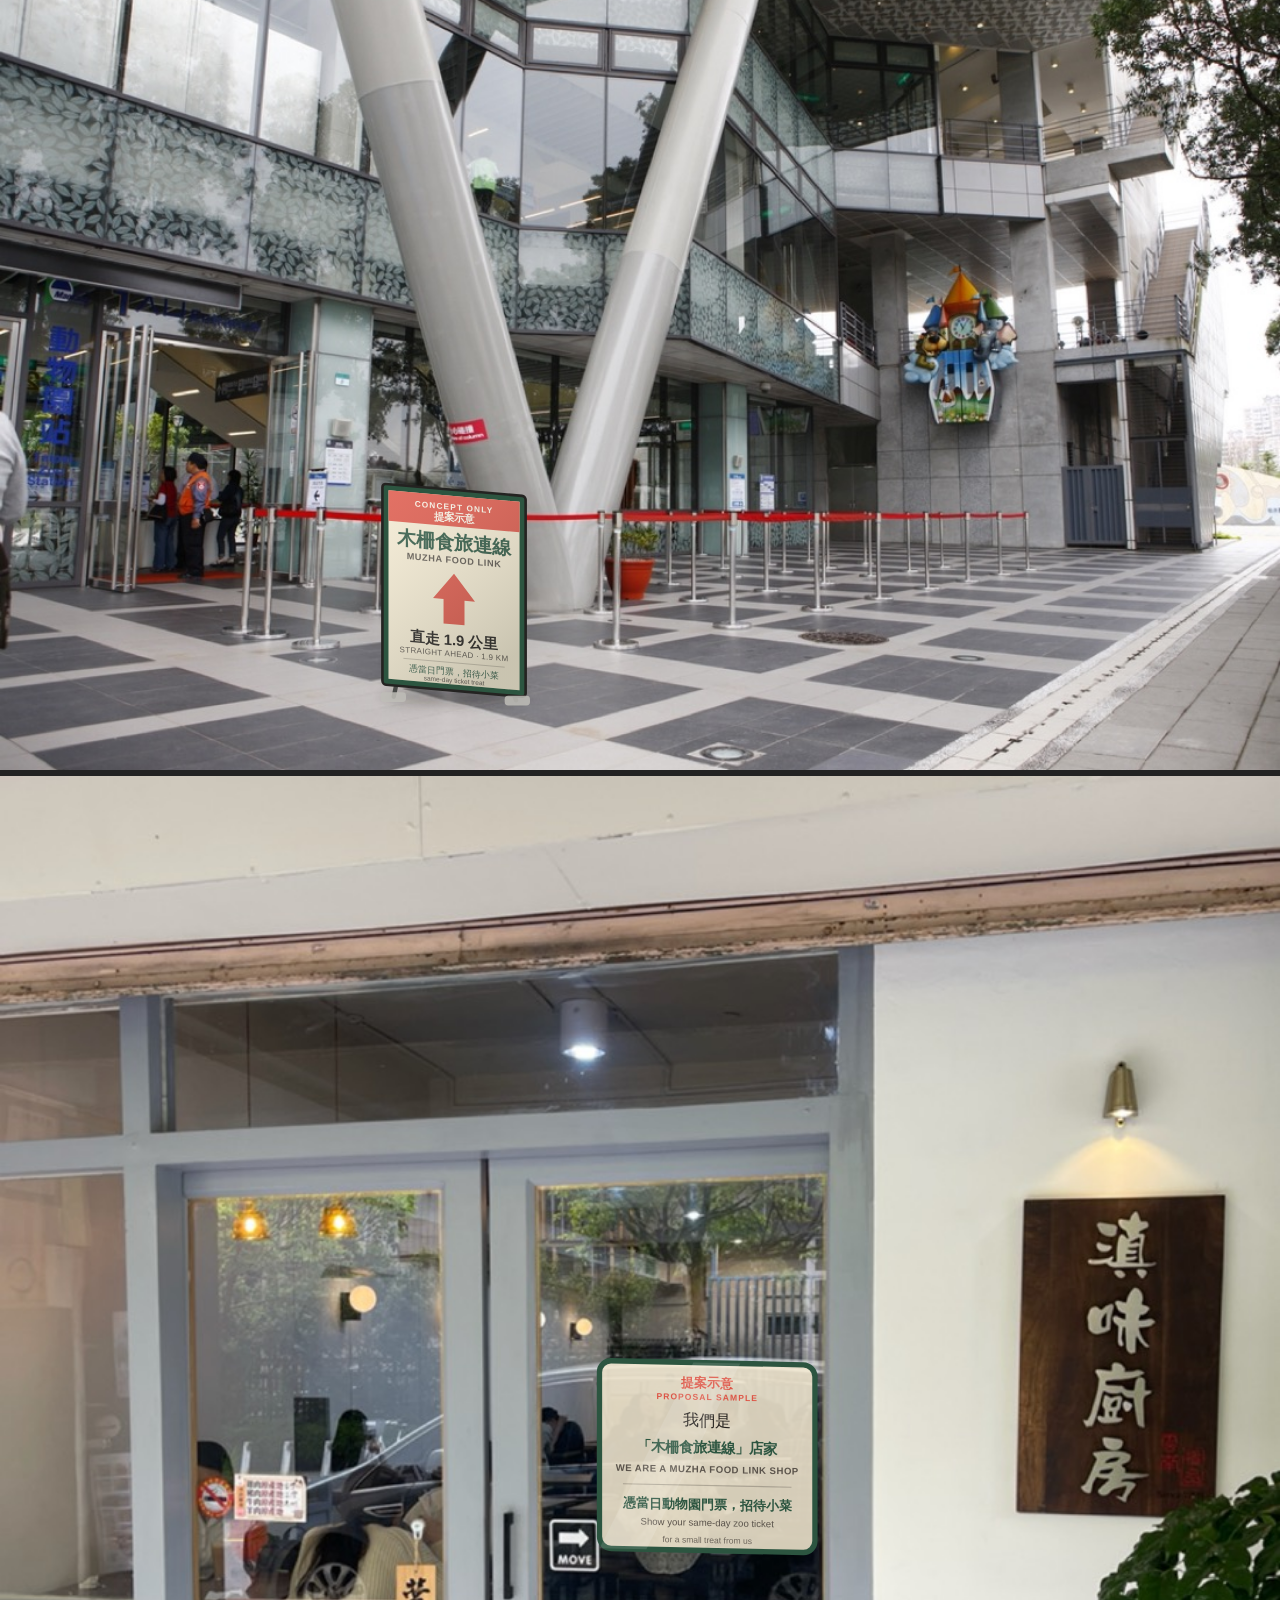
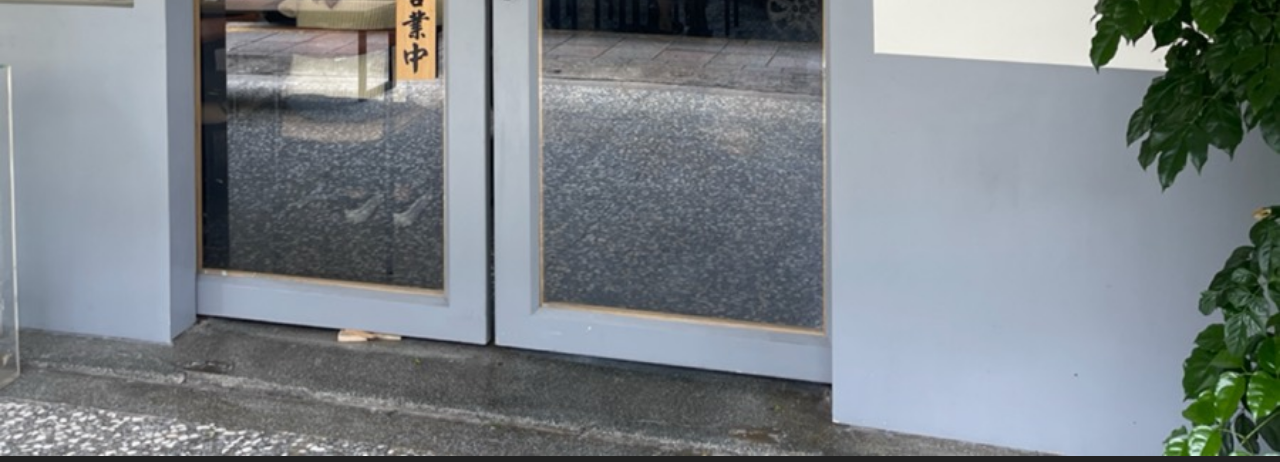
<file: _imgcheck.html>
<!doctype html><meta charset=utf-8><style>body{margin:0;background:#222}img{width:100%;display:block;margin-bottom:6px}</style><img src="assets/wayfinding-sign-mockup.svg"><img src="assets/dianwei-window-decal-mockup.svg">
</file>
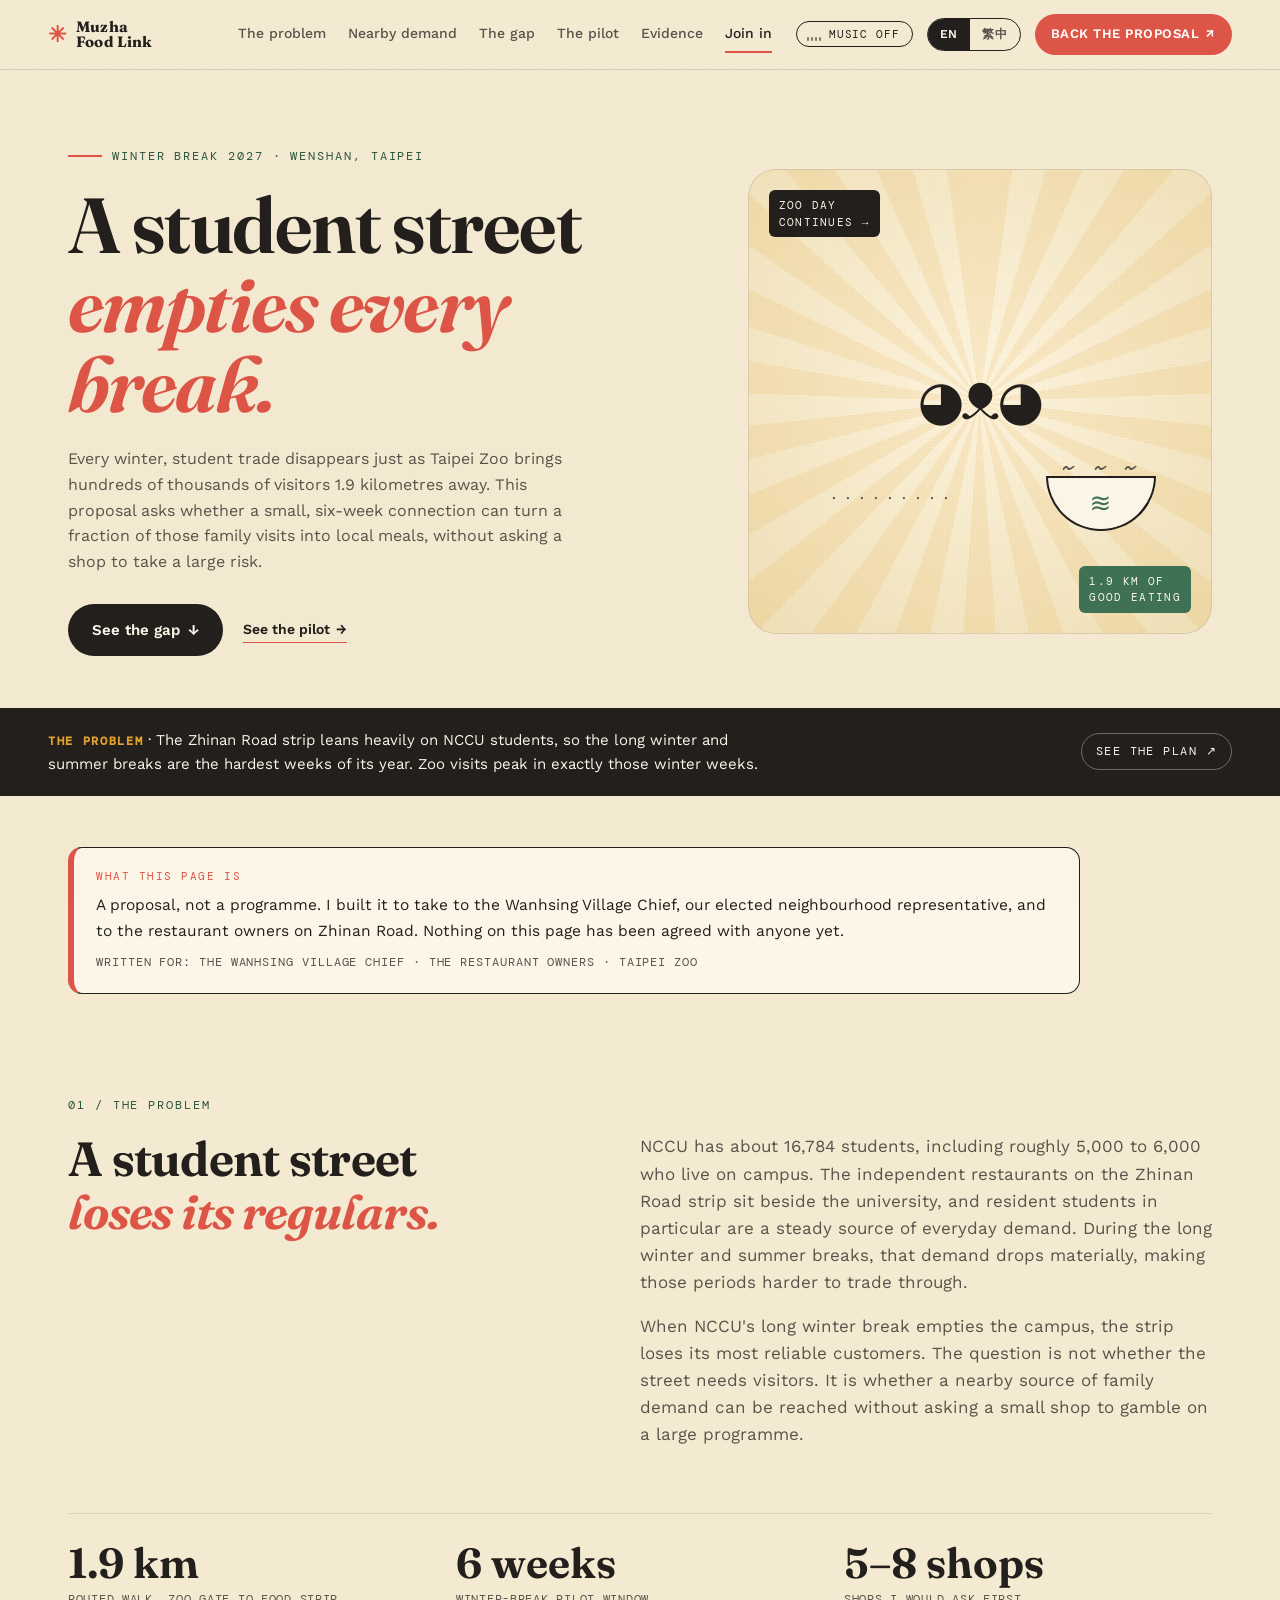
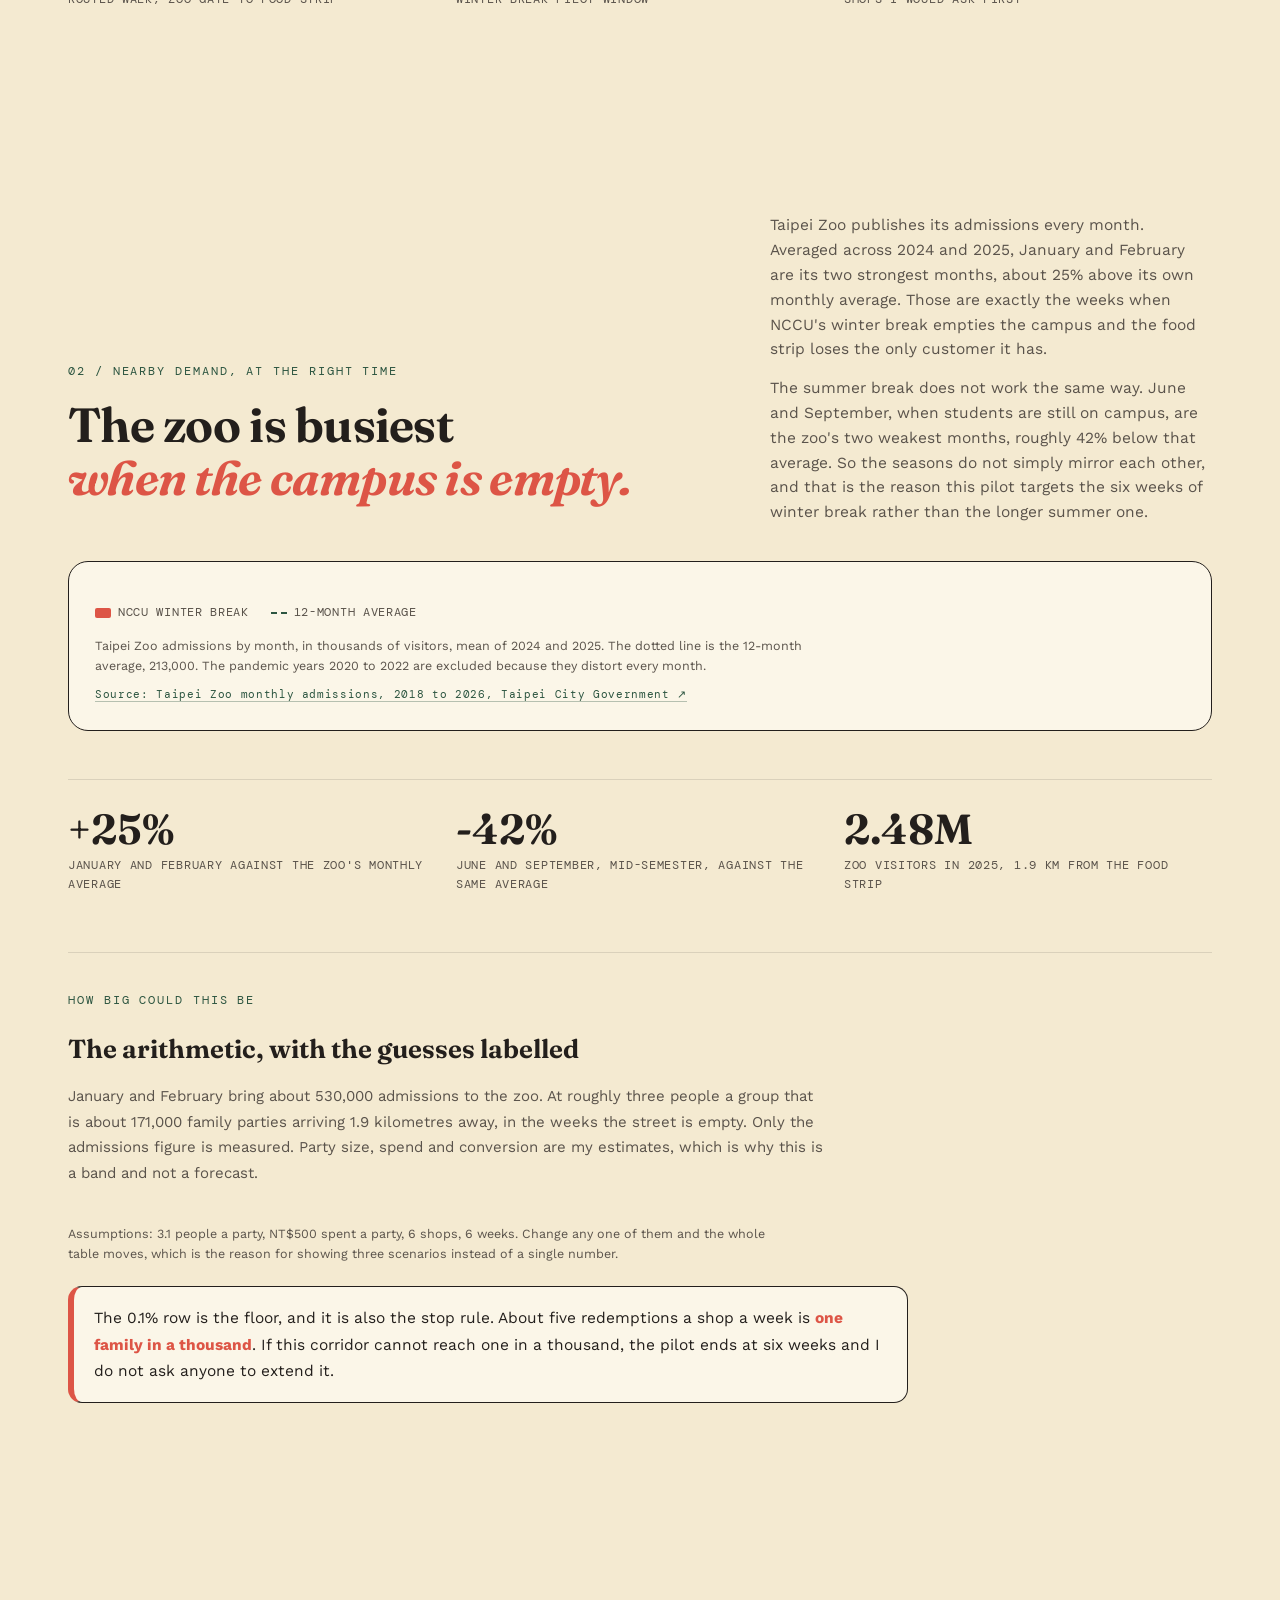
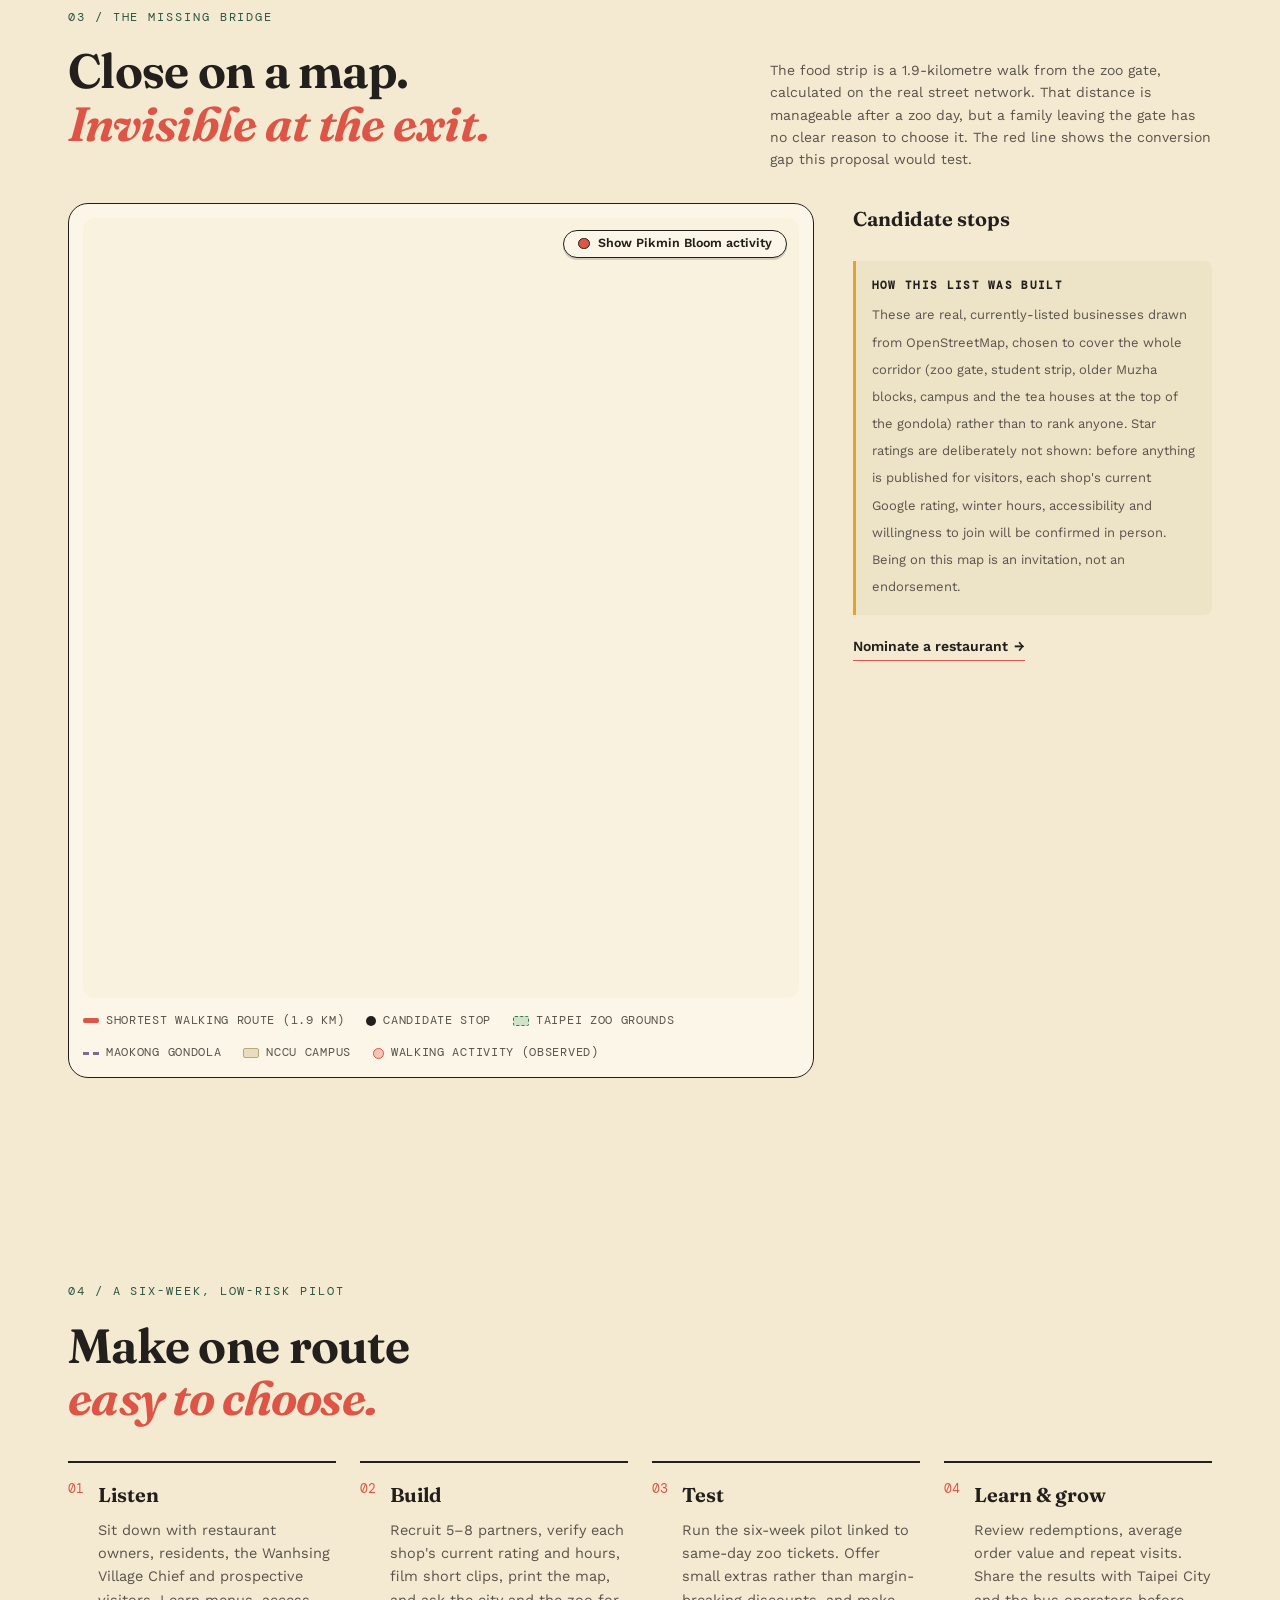
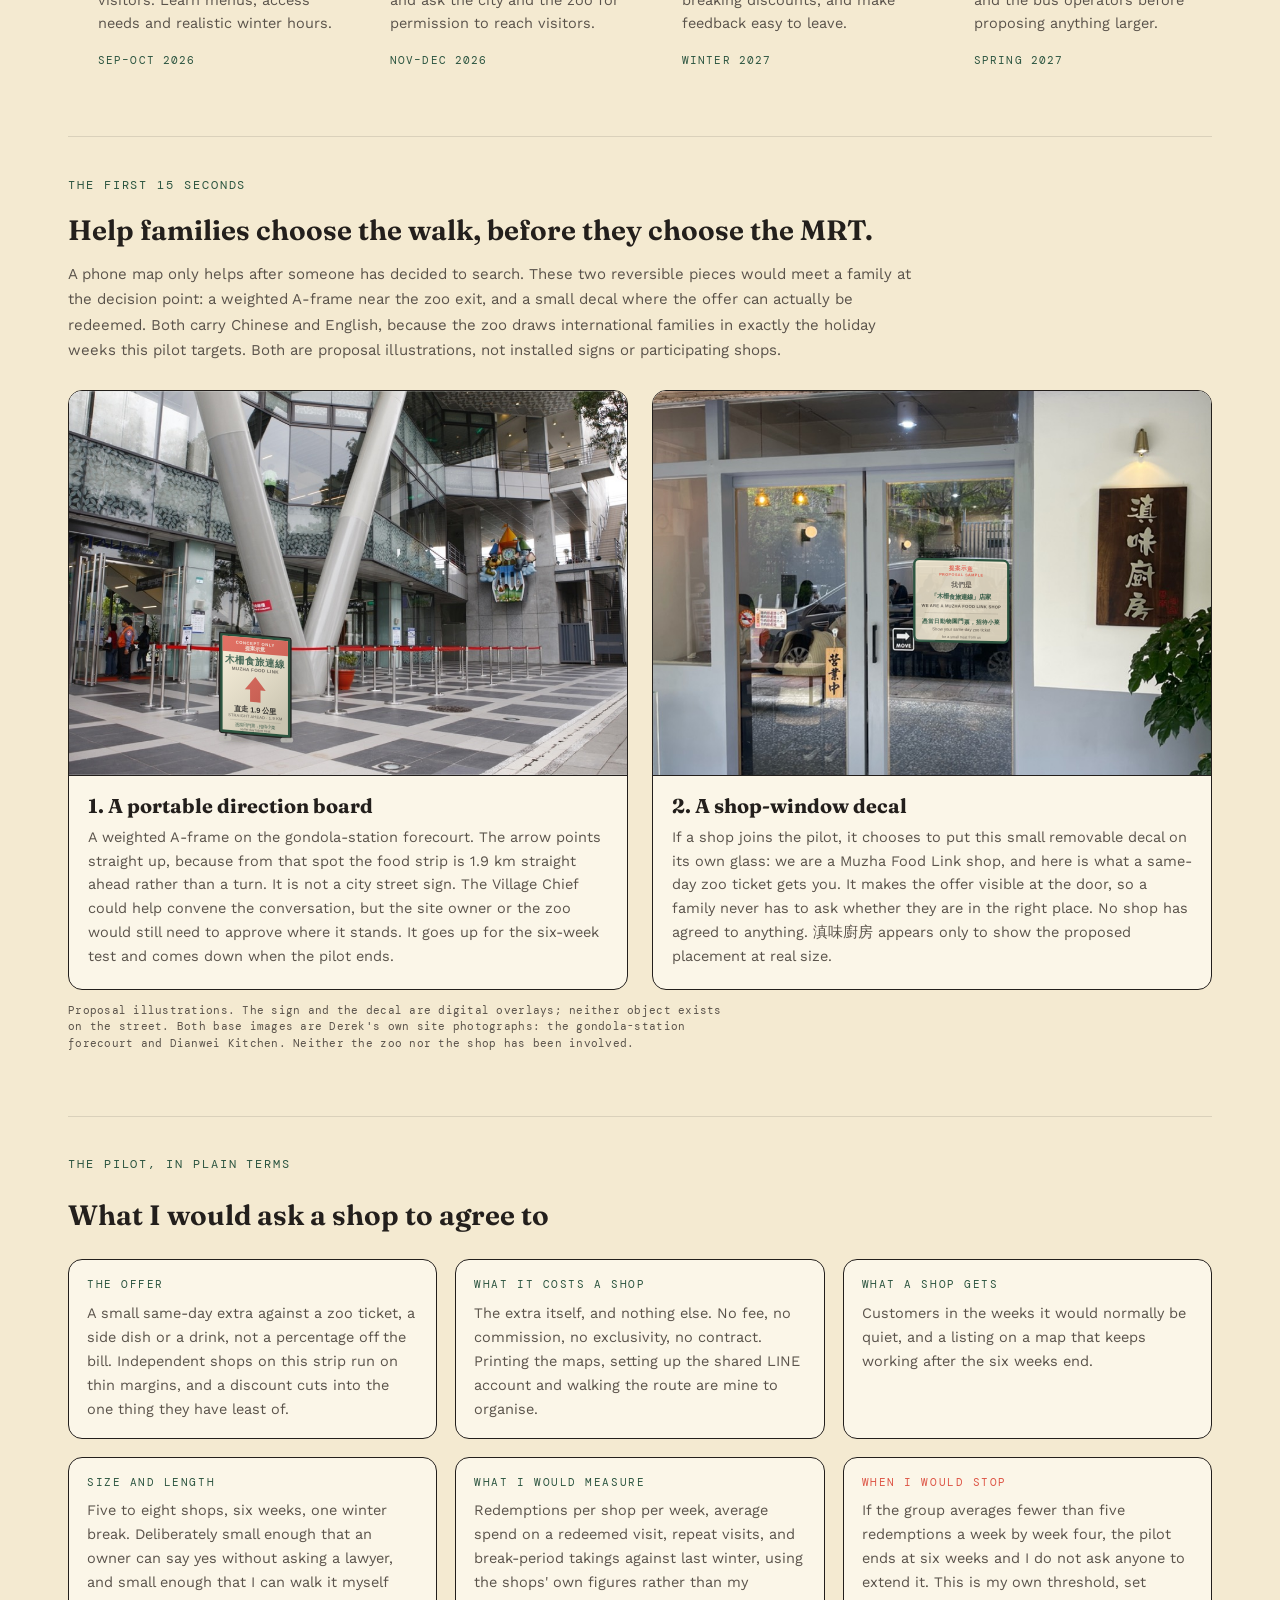
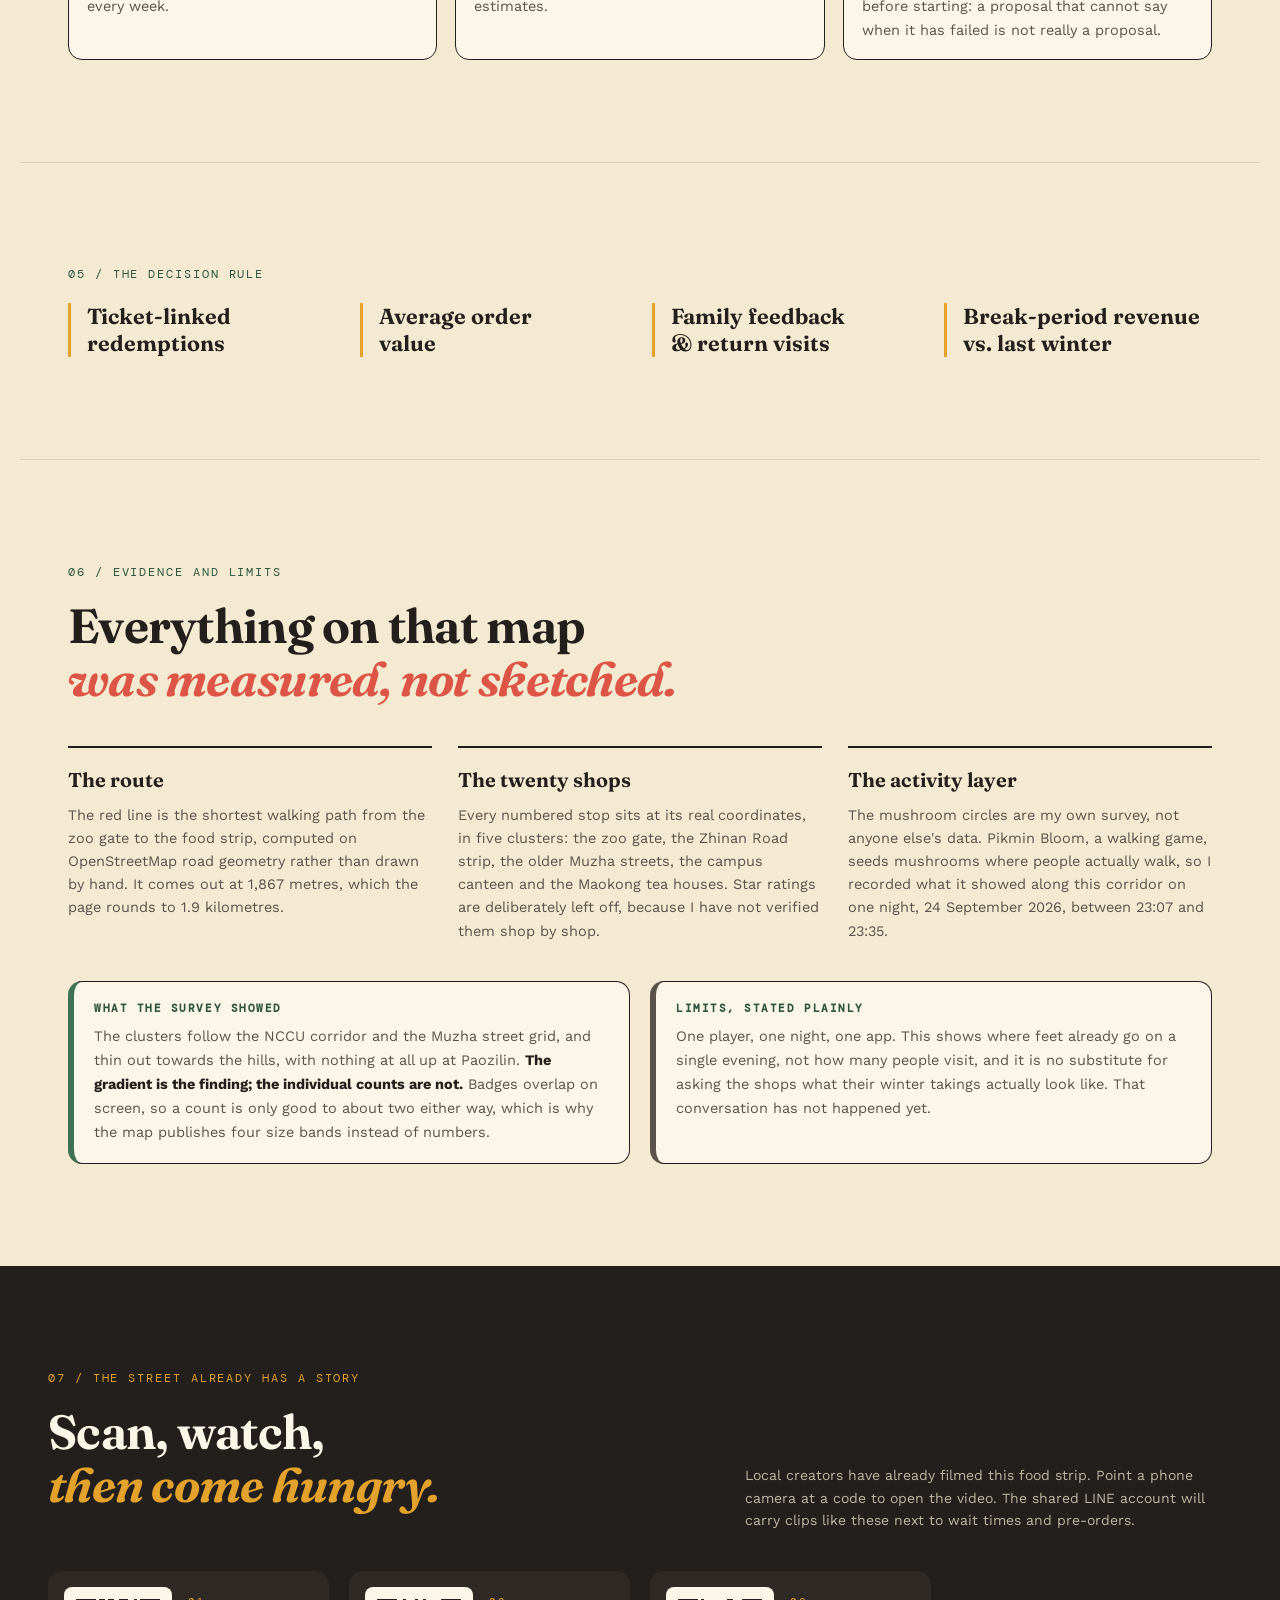
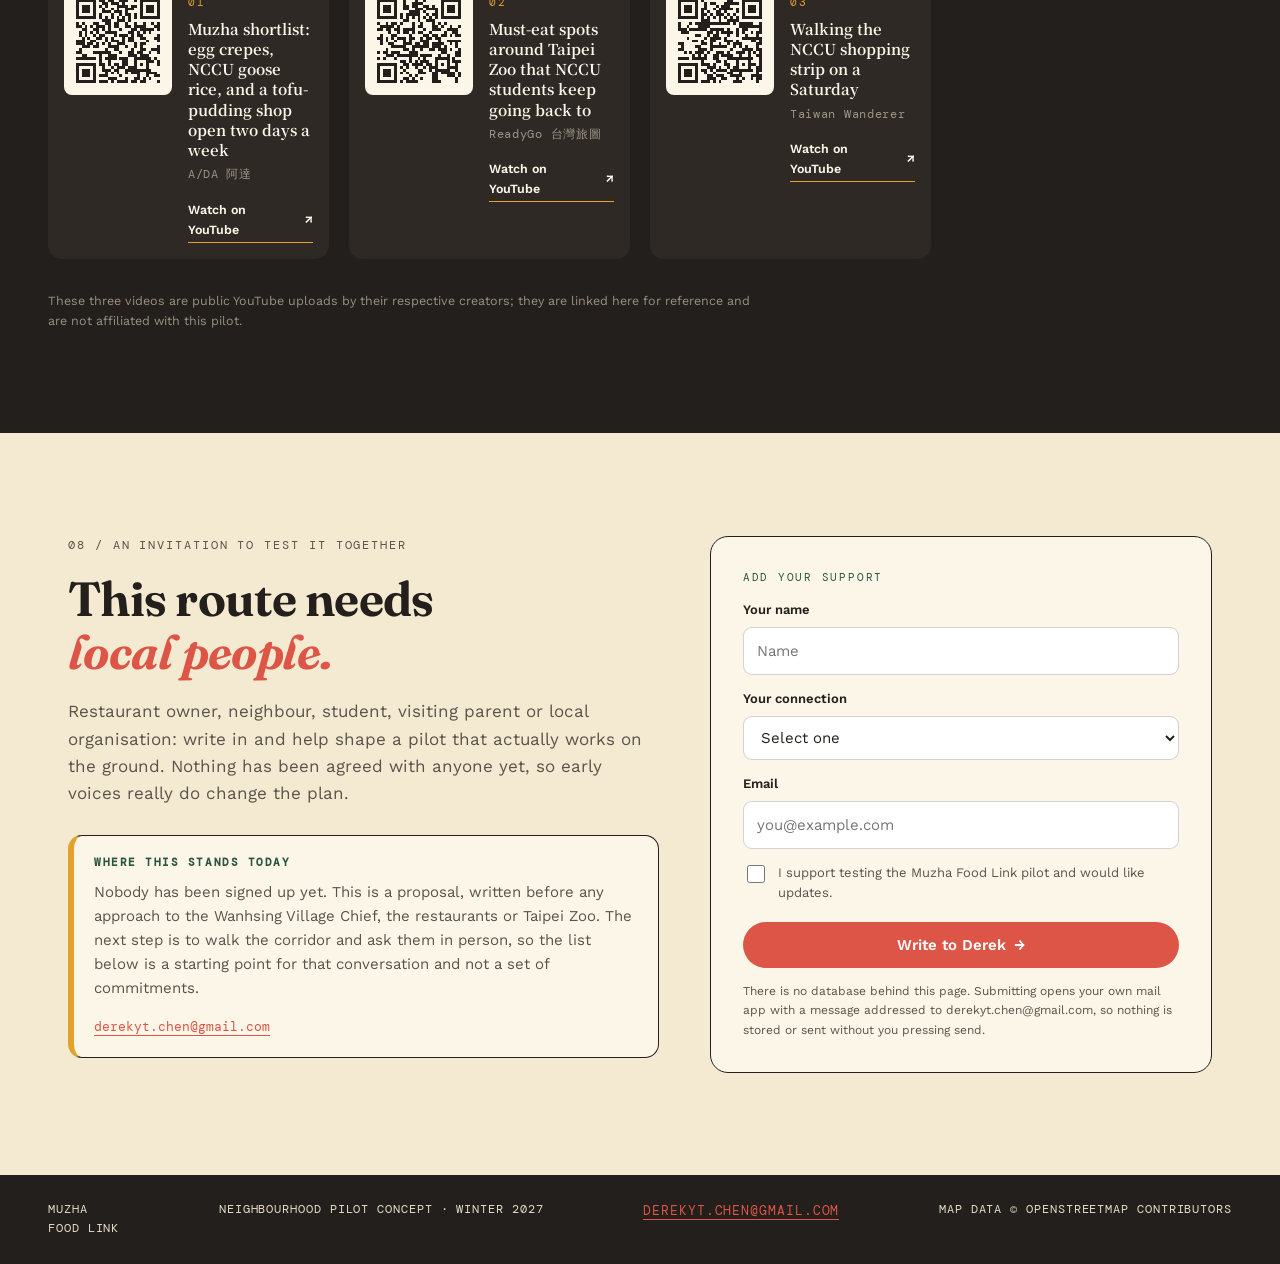
<file: index.template.html>
<!doctype html>
<html lang="en">
<head>
  <meta charset="UTF-8" />
  <meta name="viewport" content="width=device-width, initial-scale=1.0" />
  <meta name="description" content="A community pilot connecting Taipei Zoo visitors with Muzha's independent restaurants near NCCU." />
  <title>Muzha Food Link · 木柵食旅連線</title>
  <link rel="preconnect" href="https://fonts.googleapis.com" />
  <link rel="preconnect" href="https://fonts.gstatic.com" crossorigin />
  <link href="https://fonts.googleapis.com/css2?family=DM+Mono:wght@400;500&family=Fraunces:opsz,wght@9..144,500;9..144,650;9..144,700&family=Nanum+Pen+Script&family=Noto+Serif+TC:wght@500;700&family=Work+Sans:wght@400;500;600;700&display=swap" rel="stylesheet" />
  <link rel="stylesheet" href="styles.css?v=21" />
</head>
<body>
  <div class="grain" aria-hidden="true"></div>

  <header class="site-header">
    <a class="brand" href="#top"><span class="brand-sun">✳</span><span class="brand-name" data-i18n="brand"></span></a>
    <nav aria-label="Primary">
      <a href="#problem" data-i18n="nav.idea"></a>
      <a href="#demand" data-i18n="nav.season"></a>
      <a href="#gap" data-i18n="nav.map"></a>
      <a href="#pilot" data-i18n="nav.plan"></a>
      <a href="#evidence" data-i18n="nav.method"></a>
      <a href="#join" data-i18n="nav.join"></a>
    </nav>
    <div class="header-right">
      <button type="button" id="audio-toggle" class="audio-btn" aria-pressed="false" data-i18n-aria-label="audio.label" data-i18n-title="audio.hint">
        <span class="audio-wave" aria-hidden="true"><i></i><i></i><i></i><i></i></span>
        <span class="audio-text" data-i18n="audio.off"></span>
      </button>
      <div class="lang-switch" role="group" data-i18n-aria-label="lang.label">
        <button type="button" data-lang="en" class="is-on">EN</button>
        <button type="button" data-lang="zh">繁中</button>
      </div>
      <a class="header-cta" href="#join"><span data-i18n="cta.partner"></span> <span aria-hidden="true">↗</span></a>
    </div>
  </header>

  <main id="top">
    <section class="hero">
      <div class="hero-copy">
        <p class="eyebrow"><span></span> <span data-i18n="hero.eyebrow"></span></p>
        <h1 data-i18n="hero.h1"></h1>
        <p class="hero-intro" data-i18n="hero.intro"></p>
        <div class="hero-actions">
          <a class="button button-ink" href="#gap"><span data-i18n="hero.btn1"></span> <span aria-hidden="true">↓</span></a>
          <a class="text-link" href="#pilot"><span data-i18n="hero.btn2"></span> <span aria-hidden="true">→</span></a>
        </div>
      </div>
      <div class="hero-art" aria-hidden="true">
        <div class="rays"></div>
        <div class="hero-label label-top" data-i18n="hero.tag1"></div>
        <div class="panda">◕ᴥ◕</div>
        <div class="noodle-bowl"><div class="steam s1">~</div><div class="steam s2">~</div><div class="steam s3">~</div><span>≋</span></div>
        <div class="path-dots">· · · · · · · · ·</div>
        <div class="hero-label label-bottom" data-i18n="hero.tag2"></div>
      </div>
    </section>

    <section class="problem-strip">
      <p><b data-i18n="strip.label"></b> · <span data-i18n="strip.text"></span></p>
      <a href="#pilot"><span data-i18n="strip.cta"></span> <span aria-hidden="true">↗</span></a>
    </section>

    <section class="about-note section">
      <div class="about-card">
        <p class="about-label" data-i18n="about.label"></p>
        <p class="about-text" data-i18n="about.text"></p>
        <p class="about-who" data-i18n="about.who"></p>
      </div>
    </section>

    <section class="story section" id="problem" aria-labelledby="story-title">
      <div class="section-kicker" data-i18n="story.kicker"></div>
      <div class="story-layout">
        <h2 id="story-title" data-i18n="story.h2"></h2>
        <div class="story-body">
          <p data-i18n="story.p1"></p>
          <p data-i18n="story.p2"></p>
        </div>
      </div>
      <div class="stat-row">
        <div><strong data-i18n="story.s1v"></strong><span data-i18n="story.s1l"></span></div>
        <div><strong data-i18n="story.s2v"></strong><span data-i18n="story.s2l"></span></div>
        <div><strong data-i18n="story.s3v"></strong><span data-i18n="story.s3l"></span></div>
      </div>
    </section>

    <section class="season section" id="demand" aria-labelledby="season-title">
      <div class="map-heading">
        <div><p class="section-kicker" data-i18n="season.kicker"></p><h2 id="season-title" data-i18n="season.h2"></h2></div>
        <div class="season-body">
          <p data-i18n="season.p1"></p>
          <p data-i18n="season.p2"></p>
        </div>
      </div>

      <div class="chart-card">
        <div class="chart-scroll">
<!--CHARTFRAG-->
        </div>
        <div class="chart-legend">
          <span><i class="lg lg-hi"></i> <span data-i18n="season.legendHi"></span></span>
          <span><i class="lg lg-avg"></i> <span data-i18n="season.legendAvg"></span></span>
        </div>
        <p class="chart-cap" data-i18n="season.cap"></p>
        <p class="chart-src"><a href="https://www.zoo.gov.taipei/News.aspx?n=5106BA427B3FB592&amp;sms=61B3A9CF957A6445" target="_blank" rel="noopener"><span data-i18n="season.src"></span> <span aria-hidden="true">↗</span></a></p>
      </div>

      <div class="stat-row">
        <div><strong data-i18n="season.s1v"></strong><span data-i18n="season.s1l"></span></div>
        <div><strong data-i18n="season.s2v"></strong><span data-i18n="season.s2l"></span></div>
        <div><strong data-i18n="season.s3v"></strong><span data-i18n="season.s3l"></span></div>
      </div>

      <div class="sizing">
        <div class="sizing-head">
          <p class="section-kicker" data-i18n="size.kicker"></p>
          <h3 data-i18n="size.t"></h3>
          <p class="sizing-lead" data-i18n="size.p1"></p>
        </div>
        <div class="size-scroll">
<!--SIZEFRAG-->
        </div>
        <p class="size-note" data-i18n="size.note"></p>
        <p class="size-rule" data-i18n="size.floor"></p>
      </div>
    </section>

    <section class="map-section section" id="gap" aria-labelledby="map-title">
      <div class="map-heading">
        <div><p class="section-kicker" data-i18n="map.kicker"></p><h2 id="map-title" data-i18n="map.h2"></h2></div>
        <p class="map-sub" data-i18n="map.sub"></p>
      </div>

      <div class="map-shell">
        <div class="map-canvas">
          <div class="map-viewport" role="group" tabindex="0" data-i18n-aria-label="map.viewport">
            <svg class="food-map" viewBox="0 0 1200 1559" role="img" aria-labelledby="map-svg-title map-svg-desc">
              <title id="map-svg-title" data-i18n="map.svgTitle"></title>
              <desc id="map-svg-desc" data-i18n="map.svgDesc"></desc>
              <rect width="1200" height="1559" fill="none"/>
<!--MAPFRAG-->
<!--PINFRAG-->
            </svg>
          </div>
          <div class="pk-bar">
            <button type="button" class="pk-toggle" id="pk-toggle" aria-pressed="false"
                    aria-controls="pk-caveat"><i class="lg-pk" aria-hidden="true"></i><span data-i18n="map.pk.btn"></span></button>
          </div>
          <div class="map-legend">
            <span><i class="lg lg-route"></i> <span data-i18n="map.lg.route"></span></span>
            <span><i class="lg lg-pin"></i> <span data-i18n="map.lg.pin"></span></span>
            <span><i class="lg lg-zoo"></i> <span data-i18n="map.lg.zoo"></span></span>
            <span><i class="lg lg-cable"></i> <span data-i18n="map.lg.gondola"></span></span>
            <span><i class="lg lg-campus"></i> <span data-i18n="map.lg.campus"></span></span>
            <span><i class="lg lg-pk"></i> <span data-i18n="map.pk.lg"></span></span>
          </div>
          <p class="pk-caveat" id="pk-caveat" data-i18n="map.pk.caveat" hidden></p>
          <p class="sr-only" id="map-status" role="status" aria-live="polite"></p>
        </div>

        <aside class="map-list" aria-labelledby="stops-title">
          <h3 id="stops-title" data-i18n="map.stops"></h3>
<!--STOPSFRAG-->
          <div class="map-note"><b data-i18n="map.note.t"></b><span data-i18n="map.note.b"></span></div>
          <a class="text-link" href="#join"><span data-i18n="map.nominate"></span> <span aria-hidden="true">→</span></a>
        </aside>
      </div>
    </section>

    <section class="plan section" id="pilot" aria-labelledby="plan-title">
      <div><p class="section-kicker" data-i18n="plan.kicker"></p><h2 id="plan-title" data-i18n="plan.h2"></h2></div>
      <div class="timeline">
        <article><span>01</span><div><h3 data-i18n="plan.1t"></h3><p data-i18n="plan.1b"></p><small data-i18n="plan.1d"></small></div></article>
        <article><span>02</span><div><h3 data-i18n="plan.2t"></h3><p data-i18n="plan.2b"></p><small data-i18n="plan.2d"></small></div></article>
        <article><span>03</span><div><h3 data-i18n="plan.3t"></h3><p data-i18n="plan.3b"></p><small data-i18n="plan.3d"></small></div></article>
        <article><span>04</span><div><h3 data-i18n="plan.4t"></h3><p data-i18n="plan.4b"></p><small data-i18n="plan.4d"></small></div></article>
      </div>

      <section class="wayfinding" aria-labelledby="wayfinding-title">
        <div class="wayfinding-head">
          <p class="section-kicker" data-i18n="way.kicker"></p>
          <h3 id="wayfinding-title" data-i18n="way.h3"></h3>
          <p data-i18n="way.body"></p>
        </div>
        <div class="wayfinding-grid">
          <article>
            <figure><img src="assets/wayfinding-sign-mockup.svg" data-i18n-alt="way.sign.alt" alt=""></figure>
            <div><h4 data-i18n="way.sign.t"></h4><p data-i18n="way.sign.b"></p></div>
          </article>
          <article>
            <figure><img src="assets/dianwei-window-decal-mockup.svg" data-i18n-alt="way.decal.alt" alt=""></figure>
            <div><h4 data-i18n="way.decal.t"></h4><p data-i18n="way.decal.b"></p></div>
          </article>
        </div>
        <p class="wayfinding-cap" data-i18n="way.cap"></p>
      </section>

      <div class="spec">
        <div class="spec-head">
          <p class="section-kicker" data-i18n="spec.kicker"></p>
          <h3 data-i18n="spec.h3"></h3>
        </div>
        <dl class="spec-list">
          <div><dt data-i18n="spec.1t"></dt><dd data-i18n="spec.1b"></dd></div>
          <div><dt data-i18n="spec.2t"></dt><dd data-i18n="spec.2b"></dd></div>
          <div><dt data-i18n="spec.3t"></dt><dd data-i18n="spec.3b"></dd></div>
          <div><dt data-i18n="spec.4t"></dt><dd data-i18n="spec.4b"></dd></div>
          <div><dt data-i18n="spec.5t"></dt><dd data-i18n="spec.5b"></dd></div>
          <div class="spec-stop"><dt data-i18n="spec.6t"></dt><dd data-i18n="spec.6b"></dd></div>
        </dl>
      </div>
    </section>

    <section class="metrics section" id="decision" aria-labelledby="decision-title">
      <p class="section-kicker" id="decision-title" data-i18n="metrics.kicker"></p>
      <div><strong data-i18n="metrics.m1"></strong><strong data-i18n="metrics.m2"></strong><strong data-i18n="metrics.m3"></strong><strong data-i18n="metrics.m4"></strong></div>
    </section>

    <section class="method section" id="evidence" aria-labelledby="method-title">
      <div class="map-heading">
        <div><p class="section-kicker" data-i18n="method.kicker"></p><h2 id="method-title" data-i18n="method.h2"></h2></div>
      </div>
      <div class="method-grid">
        <article><h3 data-i18n="method.1t"></h3><p data-i18n="method.1b"></p></article>
        <article><h3 data-i18n="method.2t"></h3><p data-i18n="method.2b"></p></article>
        <article><h3 data-i18n="method.3t"></h3><p data-i18n="method.3b"></p></article>
      </div>
      <div class="method-notes">
        <div class="method-finding"><b data-i18n="method.ft"></b><p data-i18n="method.fb"></p></div>
        <div class="method-limit"><b data-i18n="method.lt"></b><p data-i18n="method.lb"></p></div>
      </div>
    </section>

    <section class="watch section" id="watch" aria-labelledby="watch-title">
      <div class="watch-heading">
        <div><p class="section-kicker" data-i18n="watch.kicker"></p><h2 id="watch-title" data-i18n="watch.h2"></h2></div>
        <p class="watch-sub" data-i18n="watch.sub"></p>
      </div>
      <div class="qr-grid" id="qr-grid"></div>
      <p class="watch-foot" data-i18n="watch.foot"></p>
    </section>


    <section class="join section" id="join" aria-labelledby="join-title">
      <div class="join-copy">
        <p class="section-kicker" data-i18n="join.kicker"></p>
        <h2 id="join-title" data-i18n="join.h2"></h2>
        <p data-i18n="join.body"></p>
        <div class="status-card">
          <b data-i18n="join.status.t"></b>
          <p data-i18n="join.status.b"></p>
          <a class="mail-link" href="mailto:derekyt.chen@gmail.com?subject=Muzha%20Food%20Link">derekyt.chen@gmail.com</a>
        </div>
      </div>
      <form id="petition-form" class="petition-form">
        <p class="form-kicker" data-i18n="form.kicker"></p>
        <label><span data-i18n="form.name"></span><input name="name" required autocomplete="name" data-i18n-placeholder="form.namePh" /></label>
        <label><span data-i18n="form.conn"></span><select name="connection" required>
          <option value="" selected disabled data-i18n="form.select"></option>
          <option data-i18n="form.o1"></option><option data-i18n="form.o2"></option><option data-i18n="form.o3"></option><option data-i18n="form.o4"></option><option data-i18n="form.o5"></option>
        </select></label>
        <label><span data-i18n="form.email"></span><input name="email" type="email" required autocomplete="email" data-i18n-placeholder="form.emailPh" /></label>
        <label class="check"><input type="checkbox" required /><span data-i18n="form.consent"></span></label>
        <button class="button button-coral" type="submit"><span data-i18n="form.submit"></span> <span aria-hidden="true">→</span></button>
        <p class="form-note" data-i18n="form.note"></p>
        <p class="success" id="success" role="status" hidden data-i18n="form.success"></p>
      </form>
    </section>
  </main>


  <footer>
    <span data-i18n="brand"></span>
    <span data-i18n="footer.mid"></span>
    <span><a class="mail-link" href="mailto:derekyt.chen@gmail.com?subject=Muzha%20Food%20Link">derekyt.chen@gmail.com</a></span>
    <span data-i18n="footer.src"></span>
  </footer>
  <script src="i18n.js?v=20"></script>
  <script src="ambient.js?v=9"></script>
  <script src="script.js?v=12"></script>
</body>
</html>
</file>
<file: styles.css>
:root{
  --paper:#f4ead1; --cream:#fbf6e8; --ink:#231f1c; --ink-soft:#5a534b;
  --moss:#3f7154; --moss-deep:#2c5540; --coral:#dd5546; --mustard:#e3a22c;
  --line:#231f1c1f; --water:#9dc4d8; --zoo:#cfe3c9;
  --serif:'Fraunces',Georgia,serif; --sans:'Work Sans',system-ui,sans-serif;
  --mono:'DM Mono',ui-monospace,monospace; --hand:'Nanum Pen Script',cursive;
  --cjk:'Noto Serif TC',serif;
  --maxw:1240px;
}
*,*::before,*::after{box-sizing:border-box}
html{scroll-behavior:smooth;scroll-padding-top:96px}
body{margin:0;background:var(--paper);color:var(--ink);font-family:var(--sans);font-size:17px;line-height:1.6;-webkit-font-smoothing:antialiased}
body.lang-zh{font-size:17px;line-height:1.85}
body.lang-zh h1,body.lang-zh h2,body.lang-zh h3,body.lang-zh .brand-name{font-family:var(--cjk);letter-spacing:.01em}
img,svg{max-width:100%}
a{color:inherit}

.grain{position:fixed;inset:0;pointer-events:none;z-index:9;opacity:.35;mix-blend-mode:multiply;
  background-image:radial-gradient(#00000012 1px,transparent 1px);background-size:3px 3px}

/* ---------- header ---------- */
.site-header{position:sticky;top:0;z-index:20;display:flex;align-items:center;gap:24px;
  padding:14px clamp(18px,4vw,48px);background:#f4ead1e8;backdrop-filter:blur(6px);
  border-bottom:1px solid var(--line)}
.brand{display:flex;align-items:center;gap:10px;text-decoration:none;font-family:var(--serif);
  font-weight:700;font-size:15px;line-height:1.05;letter-spacing:.01em}
.brand-sun{color:var(--coral);font-size:22px}
.site-header nav{display:flex;gap:22px;margin-left:auto;font-size:14px;font-weight:500}
.site-header nav a{text-decoration:none;padding:6px 0;border-bottom:2px solid transparent;color:var(--ink-soft)}
.site-header nav a:hover{color:var(--ink)}
.site-header nav a.active{color:var(--ink);border-color:var(--coral)}
.header-right{display:flex;align-items:center;gap:14px}
.audio-btn{display:inline-flex;align-items:center;gap:8px;appearance:none;cursor:pointer;
  border:1.5px solid var(--ink);border-radius:999px;background:transparent;color:var(--ink);
  font-family:var(--mono);font-size:11px;letter-spacing:.08em;text-transform:uppercase;
  padding:5px 12px 5px 10px;transition:background .18s,color .18s,border-color .18s}
.audio-btn:hover{border-color:var(--coral);color:var(--coral)}
.audio-btn[aria-pressed="true"]{background:var(--moss-deep);border-color:var(--moss-deep);color:var(--cream)}
.audio-btn:focus-visible{outline:2px solid var(--coral);outline-offset:2px}
.audio-wave{display:inline-flex;align-items:flex-end;gap:2px;height:13px}
.audio-wave i{width:2px;height:4px;border-radius:1px;background:currentColor;opacity:.55}
.audio-btn[aria-pressed="true"] .audio-wave i{opacity:1;animation:mflwave 1.15s ease-in-out infinite}
.audio-btn[aria-pressed="true"] .audio-wave i:nth-child(2){animation-duration:.86s;animation-delay:.12s}
.audio-btn[aria-pressed="true"] .audio-wave i:nth-child(3){animation-duration:1.42s;animation-delay:.3s}
.audio-btn[aria-pressed="true"] .audio-wave i:nth-child(4){animation-duration:1.02s;animation-delay:.46s}
@keyframes mflwave{0%,100%{height:3px}50%{height:12px}}
@media (prefers-reduced-motion:reduce){.audio-btn .audio-wave i{animation:none!important;height:7px}}
.lang-switch{display:flex;border:1.5px solid var(--ink);border-radius:999px;overflow:hidden}
.lang-switch button{appearance:none;border:0;background:transparent;font:inherit;font-size:12px;
  font-weight:600;letter-spacing:.06em;padding:6px 12px;cursor:pointer;color:var(--ink-soft)}
.lang-switch button.is-on{background:var(--ink);color:var(--cream)}
.header-cta{display:inline-flex;gap:6px;align-items:center;text-decoration:none;font-size:13px;
  font-weight:600;letter-spacing:.04em;text-transform:uppercase;background:var(--coral);color:#fff;
  padding:10px 16px;border-radius:999px}
.header-cta:hover{background:#c74638}

/* ---------- shared ---------- */
.section{max-width:var(--maxw);margin:0 auto;padding:clamp(56px,8vw,110px) clamp(18px,4vw,48px)}
.section-kicker{font-family:var(--mono);font-size:12px;letter-spacing:.16em;text-transform:uppercase;
  color:var(--moss-deep);margin:0 0 18px}
h1{font-family:var(--serif);font-weight:650;font-size:clamp(40px,6.4vw,78px);line-height:1.02;margin:0 0 22px;letter-spacing:-.02em}
h2{font-family:var(--serif);font-weight:650;font-size:clamp(28px,3.9vw,48px);line-height:1.1;margin:0 0 20px;letter-spacing:-.015em}
h3{font-family:var(--serif);font-weight:650;font-size:20px;margin:0 0 8px}
em{font-style:italic;color:var(--coral)}
.button{display:inline-flex;align-items:center;gap:8px;text-decoration:none;font-weight:600;
  font-size:15px;padding:14px 24px;border-radius:999px;border:0;cursor:pointer;font-family:inherit}
.button-ink{background:var(--ink);color:var(--cream)}
.button-ink:hover{background:#000}
.button-coral{background:var(--coral);color:#fff}
.button-coral:hover{background:#c74638}
.text-link{display:inline-flex;align-items:center;gap:6px;text-decoration:none;font-weight:600;
  font-size:14px;border-bottom:1.5px solid var(--coral);padding-bottom:2px;width:fit-content}

/* ---------- hero ---------- */
.hero{max-width:var(--maxw);margin:0 auto;padding:clamp(40px,6vw,86px) clamp(18px,4vw,48px) clamp(30px,4vw,60px);
  display:grid;grid-template-columns:minmax(0,1.15fr) minmax(0,.85fr);gap:clamp(24px,4vw,56px);align-items:center}
.eyebrow{display:flex;align-items:center;gap:10px;font-family:var(--mono);font-size:12px;
  letter-spacing:.16em;text-transform:uppercase;color:var(--moss-deep);margin:0 0 20px}
.eyebrow span:first-child{width:34px;height:2px;background:var(--coral);display:block}
.hero-intro{font-size:clamp(16px,1.25vw,19px);max-width:52ch;color:var(--ink-soft);margin:0 0 30px}
.hero-actions{display:flex;flex-wrap:wrap;gap:20px;align-items:center}
.hero-art{position:relative;aspect-ratio:1/1;display:grid;place-items:center;border-radius:28px;
  background:radial-gradient(circle at 50% 45%,#fdf4de,#efdfb6);border:1.5px solid var(--line);overflow:hidden}
.rays{position:absolute;inset:-20%;background:repeating-conic-gradient(from 0deg,#e3a22c22 0deg 8deg,transparent 8deg 16deg);animation:spin 90s linear infinite}
@keyframes spin{to{transform:rotate(360deg)}}
.panda{position:relative;font-size:clamp(34px,5vw,54px);letter-spacing:-.04em}
.noodle-bowl{position:absolute;right:12%;bottom:22%;width:clamp(70px,9vw,110px);height:clamp(36px,4.5vw,55px);
  background:var(--cream);border:2px solid var(--ink);border-radius:0 0 999px 999px;display:grid;place-items:center;
  font-size:26px;color:var(--moss)}
.steam{position:absolute;top:-28px;font-family:var(--hand);font-size:24px;color:var(--ink-soft);animation:rise 3s ease-in-out infinite}
.steam.s1{left:14%}.steam.s2{left:44%;animation-delay:.6s}.steam.s3{left:72%;animation-delay:1.2s}
@keyframes rise{0%,100%{transform:translateY(0);opacity:.3}50%{transform:translateY(-8px);opacity:.9}}
.path-dots{position:absolute;bottom:26%;left:18%;color:var(--ink-soft);letter-spacing:2px}
.hero-label{position:absolute;font-family:var(--mono);font-size:11px;letter-spacing:.12em;line-height:1.5;
  text-transform:uppercase;background:var(--ink);color:var(--cream);padding:7px 10px;border-radius:6px}
.label-top{top:20px;left:20px}
.label-bottom{bottom:20px;right:20px;background:var(--moss)}

/* ---------- problem strip ---------- */
.problem-strip{background:var(--ink);color:var(--cream);display:flex;flex-wrap:wrap;gap:16px;
  align-items:center;justify-content:space-between;padding:20px clamp(18px,4vw,48px)}
.problem-strip p{margin:0;font-size:15px;max-width:80ch}
.problem-strip b{font-family:var(--mono);font-size:12px;letter-spacing:.14em;color:var(--mustard)}
.problem-strip a{font-family:var(--mono);font-size:12px;letter-spacing:.12em;text-decoration:none;
  border:1px solid #fff5;border-radius:999px;padding:8px 14px;white-space:nowrap}
.problem-strip a:hover{background:#fff1}

/* ---------- story ---------- */
.story-layout{display:grid;grid-template-columns:minmax(0,1fr) minmax(0,1.1fr);gap:clamp(24px,4vw,64px)}
.story-body p{margin:0 0 16px;color:var(--ink-soft)}
.story-body strong{color:var(--ink)}
.stat-row{display:grid;grid-template-columns:repeat(3,1fr);gap:20px;margin-top:48px;
  border-top:1px solid var(--line);padding-top:28px}
.stat-row div{display:flex;flex-direction:column;gap:6px}
.stat-row strong{font-family:var(--serif);font-size:clamp(28px,3.4vw,42px);font-weight:650;line-height:1}
.stat-row span{font-family:var(--mono);font-size:12px;letter-spacing:.06em;text-transform:uppercase;color:var(--ink-soft)}

/* ---------- map ---------- */
.map-heading{display:grid;grid-template-columns:minmax(0,1.2fr) minmax(0,.8fr);gap:clamp(20px,3vw,48px);
  align-items:end;margin-bottom:32px}
.map-sub{margin:0;font-size:14px;color:var(--ink-soft)}
.map-shell{display:grid;grid-template-columns:minmax(0,1.35fr) minmax(300px,.65fr);gap:clamp(20px,3vw,44px);align-items:start}
.map-canvas{position:relative;background:var(--cream);border:1.5px solid var(--ink);border-radius:20px;padding:14px;overflow:hidden}
.map-viewport{overflow:auto;scroll-behavior:smooth;border-radius:12px;background:#f8f2df}
.food-map{display:block;width:100%;height:auto;background:#f8f2df;border-radius:12px}
@media (min-width:1041px){
  /* The map follows the list, but must begin below the sticky site header. */
  .map-canvas{position:sticky;top:84px}
  .map-viewport{max-height:calc(100vh - 120px)}
}
@media (prefers-reduced-motion:reduce){.map-viewport{scroll-behavior:auto}}
.m-water path{fill:none;stroke:var(--water);stroke-width:5;stroke-linecap:round;opacity:.85}
.m-water .m-lake{fill:var(--water);stroke:none;opacity:.7}
.m-zoo{fill:var(--zoo);stroke:var(--moss);stroke-width:2;stroke-dasharray:7 5;opacity:.85}
.m-campus path{fill:#e8ddbe;stroke:#b9a878;stroke-width:1.5;opacity:.9}
/* shuttered units: the fact the business case opens on, so always visible */
/* Pikmin Bloom observed-activity layer (off by default, toggled) */
.m-pikmin{display:none}
.food-map.show-pk .m-pikmin{display:block}
.m-pk-halo{fill:var(--coral);opacity:.17}
.m-pk-ring{fill:none;stroke:var(--coral);stroke-width:2.2;opacity:.75}
.m-pk-none{fill:none;stroke:var(--ink);stroke-width:1.8;stroke-dasharray:5 5;opacity:.42}
.m-pk-cap{fill:var(--coral);stroke:var(--ink);stroke-width:1;stroke-linejoin:round}
.m-pk-stem{fill:var(--cream);stroke:var(--ink);stroke-width:1;stroke-linejoin:round}
.m-pk-dot circle{fill:var(--cream)}
.pk-toggle{display:inline-flex;align-items:center;gap:.5rem;border:1.5px solid var(--ink);
  background:var(--cream);color:var(--ink);border-radius:999px;padding:.42rem .9rem;
  font:600 .78rem/1 "Work Sans",sans-serif;cursor:pointer;box-shadow:0 2px 0 rgba(35,31,28,.18)}
.pk-toggle[aria-pressed="true"]{background:var(--ink);color:var(--cream);border-color:var(--ink)}
.pk-toggle .lg-pk{width:.72rem;height:.72rem;border-radius:50%;background:var(--coral);
  border:1.5px solid currentColor;flex:none}
.pk-bar{position:absolute;top:26px;right:26px;z-index:2}
.pk-caveat{margin:.8rem 0 0;font:400 .72rem/1.55 "Work Sans",sans-serif;opacity:.72;max-width:70ch}
.pk-caveat[hidden]{display:none!important}
/* decorative flora: ornament only, carries no data */
.m-flora{opacity:.62}
.m-flora .m-stem{fill:none;stroke:#5c8a5f;stroke-width:1.5;stroke-linecap:round}
.m-flora .m-cap{stroke:#231f1c;stroke-width:.9;stroke-linejoin:round}
.m-road-minor path{fill:none;stroke:#cdbf9c;stroke-width:2.4;stroke-linecap:round}
.m-road-major path{fill:none;stroke:#b5a37b;stroke-width:5.5;stroke-linecap:round}
.m-route path{fill:none;stroke:var(--coral);stroke-width:7;stroke-linecap:round;opacity:.95}
.m-cable path{fill:none;stroke:#7a6a9c;stroke-width:3;stroke-dasharray:14 8;stroke-linecap:round;opacity:.9}
.m-stations circle,.m-stn{fill:#fbf6e8;stroke:#7a6a9c;stroke-width:3.5}
.m-pin{cursor:pointer}
.m-pin-hit{fill:transparent}
.m-pin-leader{stroke:var(--ink);stroke-width:1.4;opacity:.45}
.m-pin-here{fill:var(--ink)}
.m-pin-dot{fill:var(--ink);stroke:var(--cream);stroke-width:2.5;transition:fill .15s}
.m-pin text{fill:var(--cream);font-family:var(--mono);font-size:16px;font-weight:500;text-anchor:middle;pointer-events:none}
.m-pin:hover .m-pin-dot,.m-pin:focus .m-pin-dot,.m-pin.is-active .m-pin-dot{fill:var(--coral)}
.m-pin:hover .m-pin-here,.m-pin.is-active .m-pin-here{fill:var(--coral)}
.m-pin:hover .m-pin-leader,.m-pin.is-active .m-pin-leader{stroke:var(--coral);opacity:1}
.m-pin.is-chosen .m-pin-dot{fill:var(--coral);stroke:var(--ink);stroke-width:4}
.m-pin.is-chosen .m-pin-here{fill:var(--coral)}
.m-pin.is-chosen .m-pin-leader{stroke:var(--coral);opacity:1}
.m-anchor-dot{fill:var(--moss);stroke:var(--cream);stroke-width:3}
.m-anchor-dot.m-zoo,.m-anchor-dot.m-gate{fill:var(--coral)}
.m-lbl{font-family:var(--mono);font-size:19px;font-weight:500;letter-spacing:.05em;fill:var(--ink);paint-order:stroke;stroke:#f8f2dfd9;stroke-width:6px;stroke-linejoin:round}
.m-lbl-soft{fill:#96854f;font-size:17px}
.m-lbl-route{fill:var(--coral);font-size:17px;letter-spacing:.1em}
.m-lbl-cable{fill:#6b5b8d;font-size:16px;letter-spacing:.08em}
.map-legend{display:flex;flex-wrap:wrap;gap:14px 22px;margin-top:14px;font-family:var(--mono);
  font-size:11.5px;letter-spacing:.06em;text-transform:uppercase;color:var(--ink-soft)}
.map-legend span{display:inline-flex;align-items:center;gap:7px}
.lg{width:16px;height:10px;border-radius:2px;display:inline-block}
.lg-route{background:var(--coral);height:5px}
.lg-pin{background:var(--ink);width:10px;height:10px;border-radius:50%}
.lg-zoo{background:var(--zoo);border:1.5px dashed var(--moss)}
.lg-campus{background:#e8ddbe;border:1px solid #b9a878}
.lg-cable{background:transparent;height:0;border-top:3px dashed #7a6a9c;border-radius:0}
.lg.lg-pk{width:11px;height:11px;border-radius:50%;background:rgba(221,85,70,.3);border:1.5px solid var(--coral)}

.map-list h3{margin:0 0 14px}
.map-cluster{font-family:var(--mono);font-size:11px;letter-spacing:.14em;text-transform:uppercase;
  color:var(--moss-deep);margin:22px 0 8px;padding-bottom:6px;border-bottom:1px solid var(--line)}
.map-cluster:first-of-type{margin-top:0}
.stop-list{list-style:none;counter-reset:none;margin:0;padding:0}
.stop-list li{display:grid;grid-template-columns:26px 1fr;gap:4px 10px;padding:8px 8px;margin:0 -8px;
  border-radius:8px;cursor:pointer}
.stop-list li:focus-visible,.map-viewport:focus-visible{outline:2.5px solid var(--coral);outline-offset:2px}
.stop-list li::before{content:attr(data-stop);font-family:var(--mono);font-size:12px;color:var(--cream);
  background:var(--ink);width:22px;height:22px;border-radius:50%;display:grid;place-items:center;margin-top:2px}
.stop-list li b{font-size:16px;font-family:var(--cjk);font-weight:700}
.stop-list li span{grid-column:2;font-size:13.5px;color:var(--ink-soft);line-height:1.5}
.stop-list li.is-active{background:#dd554618}
.stop-list li.is-active::before{background:var(--coral)}
.stop-list li.is-chosen{background:#dd554626;box-shadow:inset 3px 0 0 var(--coral)}
.stop-list li.is-chosen::before{background:var(--coral)}
.stop-list li.is-chosen b{text-decoration:underline;text-underline-offset:3px}
.sr-only{position:absolute;width:1px;height:1px;margin:-1px;padding:0;overflow:hidden;
  clip:rect(0 0 0 0);clip-path:inset(50%);white-space:nowrap;border:0}
.map-note{margin-top:26px;padding:16px;background:#e8ddbe80;border-left:3px solid var(--mustard);border-radius:0 8px 8px 0}
.map-note b{display:block;font-family:var(--mono);font-size:11px;letter-spacing:.12em;text-transform:uppercase;margin-bottom:6px}
.map-note span{font-size:13px;color:var(--ink-soft)}
.map-list .text-link{margin-top:20px}

/* ---------- watch / QR ---------- */
.watch{background:var(--ink);color:var(--cream);max-width:none}
.watch-inner,.watch>*{max-width:var(--maxw);margin-inline:auto}
.watch .section-kicker{color:var(--mustard)}
.watch em{color:var(--mustard)}
.watch-heading{display:grid;grid-template-columns:minmax(0,1.15fr) minmax(0,.85fr);gap:clamp(20px,3vw,48px);
  align-items:end;margin-bottom:40px}
.watch-sub{margin:0;font-size:14px;color:#e6dcc6cc}
.qr-grid{display:grid;grid-template-columns:repeat(auto-fill,minmax(min(270px,100%),1fr));gap:20px}
.qr-card{display:grid;grid-template-columns:auto 1fr;gap:16px;background:#2e2925;border:1px solid #fff1a;
  border-radius:14px;padding:16px}
.qr-code{display:block;background:var(--cream);border-radius:8px;padding:6px;line-height:0;height:fit-content}
.qr-code img{display:block;width:96px;height:96px}
.qr-meta{min-width:0}
.qr-num{font-family:var(--mono);font-size:11px;letter-spacing:.14em;color:var(--mustard)}
.qr-meta h3{font-size:15px;line-height:1.35;margin:4px 0 6px;font-family:var(--cjk);color:var(--cream)}
.qr-channel{margin:0 0 10px;font-family:var(--mono);font-size:11.5px;letter-spacing:.06em;color:#e6dcc699}
.qr-meta .text-link{font-size:12.5px;border-color:var(--mustard)}
.watch-foot{margin:32px 0 0;font-size:12.5px;color:#e6dcc699;max-width:90ch}

/* ---------- plan ---------- */
.timeline{display:grid;grid-template-columns:repeat(auto-fit,minmax(min(230px,100%),1fr));gap:24px;margin-top:36px}
.timeline article{display:flex;gap:14px;border-top:2px solid var(--ink);padding-top:16px}
.timeline span{font-family:var(--mono);font-size:13px;color:var(--coral)}
.timeline p{margin:0 0 10px;font-size:14.5px;color:var(--ink-soft)}
.timeline small{font-family:var(--mono);font-size:11px;letter-spacing:.1em;text-transform:uppercase;color:var(--moss-deep)}

/* ---------- metrics ---------- */
.metrics{border-top:1px solid var(--line);border-bottom:1px solid var(--line)}
.metrics>div{display:grid;grid-template-columns:repeat(auto-fit,minmax(min(200px,100%),1fr));gap:24px}
.metrics strong{font-family:var(--serif);font-weight:650;font-size:clamp(18px,1.7vw,24px);line-height:1.25;
  padding-left:16px;border-left:3px solid var(--mustard)}

/* ---------- join ---------- */
.join{display:grid;grid-template-columns:minmax(0,1fr) minmax(320px,.85fr);gap:clamp(28px,4vw,64px);align-items:start}
.join-copy p{color:var(--ink-soft)}
.status-card{margin-top:28px;background:var(--cream);border:1.5px solid var(--ink);border-left:6px solid var(--mustard);
  border-radius:14px;padding:18px 20px}
.status-card b{display:block;font-family:var(--mono);font-size:11px;letter-spacing:.14em;text-transform:uppercase;
  color:var(--moss-deep);margin-bottom:8px}
.status-card p{margin:0 0 12px;font-size:15px;line-height:1.6}
.mail-link{font-family:var(--mono);font-size:13px;color:var(--coral);text-decoration:none;
  border-bottom:1.5px solid var(--coral);word-break:break-all}
.mail-link:hover{color:var(--moss-deep);border-bottom-color:var(--moss-deep)}
.petition-form{background:var(--cream);border:1.5px solid var(--ink);border-radius:18px;padding:clamp(20px,3vw,32px);
  display:flex;flex-direction:column;gap:14px}
.form-kicker{font-family:var(--mono);font-size:11px;letter-spacing:.16em;text-transform:uppercase;margin:0;color:var(--moss-deep)}
.petition-form label{display:flex;flex-direction:column;gap:6px;font-size:13px;font-weight:600;min-width:0}
.petition-form input,.petition-form select{font:inherit;font-size:15px;font-weight:400;padding:11px 13px;
  border:1.5px solid #231f1c33;border-radius:9px;background:#fff;color:var(--ink);
  width:100%;min-width:0;box-sizing:border-box}
.petition-form input:focus,.petition-form select:focus{outline:2px solid var(--coral);outline-offset:1px;border-color:var(--coral)}
.petition-form label.check{flex-direction:row;align-items:flex-start;gap:10px;font-weight:400;font-size:13px;color:var(--ink-soft)}
.petition-form label.check input{width:18px;height:18px;flex:0 0 auto;margin-top:2px;accent-color:var(--coral)}
.petition-form button{justify-content:center;margin-top:4px}
.form-note{margin:0;font-size:12px;color:var(--ink-soft)}
.success{margin:0;font-weight:600;color:var(--moss-deep);background:#3f715418;padding:10px 12px;border-radius:9px}
.success[hidden]{display:none!important}

/* ---------- footer ---------- */
footer{background:var(--ink);color:#e6dcc6;display:flex;flex-wrap:wrap;gap:12px 32px;justify-content:space-between;
  padding:26px clamp(18px,4vw,48px);font-family:var(--mono);font-size:11.5px;letter-spacing:.08em;text-transform:uppercase}

/* ---------- what this page is (honest framing, moved up from section 07) ---------- */
.about-note{padding-top:clamp(34px,4vw,54px);padding-bottom:0}
.about-card{background:var(--cream);border:1.5px solid var(--ink);border-left:6px solid var(--coral);
  border-radius:14px;padding:20px 22px;max-width:92ch}
.about-label{margin:0 0 8px;font-family:var(--mono);font-size:11px;letter-spacing:.14em;
  text-transform:uppercase;color:var(--coral)}
.about-text{margin:0 0 10px;font-size:15.5px;line-height:1.65}
.about-who{margin:0;font-family:var(--mono);font-size:11.5px;letter-spacing:.08em;
  text-transform:uppercase;color:var(--ink-soft)}

/* ---------- seasonality chart ---------- */
.season-body p{margin:0 0 14px;color:var(--ink-soft);font-size:15.5px}
.season-body p:last-child{margin-bottom:0}
.chart-card{margin-top:36px;background:var(--cream);border:1.5px solid var(--ink);
  border-radius:20px;padding:clamp(16px,2.2vw,26px)}
.chart-scroll{overflow-x:auto;-webkit-overflow-scrolling:touch}
.season-chart{display:block;width:100%;min-width:620px;height:auto}
.sc-grid line{stroke:var(--line);stroke-width:1}
.sc-ax{font-family:var(--mono);font-size:11px;fill:var(--ink-soft);text-anchor:end}
.sc-base{stroke:var(--ink);stroke-width:1.5}
.sc-bar{fill:#cdbf9b}
.sc-hi{fill:var(--coral)}
.sc-val{font-family:var(--mono);font-size:12px;fill:var(--ink-soft);text-anchor:middle}
.sc-valhi{fill:var(--coral);font-weight:500}
.sc-mon{font-family:var(--mono);font-size:12.5px;fill:var(--ink-soft);text-anchor:middle}
.sc-monhi{fill:var(--coral);font-weight:500}
.sc-avg line{stroke:var(--moss-deep);stroke-width:1.5;stroke-dasharray:6 5}
.sc-avgv{font-family:var(--mono);font-size:11px;fill:var(--moss-deep);text-anchor:end}
.chart-legend{display:flex;flex-wrap:wrap;gap:12px 22px;margin-top:16px;font-family:var(--mono);
  font-size:11.5px;letter-spacing:.06em;text-transform:uppercase;color:var(--ink-soft)}
.chart-legend span{display:inline-flex;align-items:center;gap:7px}
.lg-hi{background:var(--coral)}
.lg-avg{background:transparent;height:0;border-top:2px dashed var(--moss-deep);border-radius:0}
.chart-cap{margin:14px 0 0;font-size:12.5px;line-height:1.6;color:var(--ink-soft);max-width:92ch}
.chart-src{margin:10px 0 0;font-family:var(--mono);font-size:11px;letter-spacing:.06em}
.chart-src a{color:var(--moss-deep);text-decoration:none;border-bottom:1px solid #2c554055}
.chart-src a:hover{color:var(--coral);border-bottom-color:var(--coral)}

/* ---------- how I mapped this ---------- */
.method .map-heading{grid-template-columns:1fr;margin-bottom:8px}
.method-grid{display:grid;grid-template-columns:repeat(auto-fit,minmax(min(250px,100%),1fr));gap:26px;margin-top:20px}
.method-grid article{border-top:2px solid var(--ink);padding-top:16px}
.method-grid p{margin:0;font-size:14.5px;color:var(--ink-soft)}
.method-notes{display:grid;grid-template-columns:repeat(auto-fit,minmax(min(300px,100%),1fr));gap:20px;margin-top:38px}
.method-finding,.method-limit{border-radius:14px;padding:18px 20px;background:var(--cream);
  border:1.5px solid var(--ink)}
.method-finding{border-left:6px solid var(--moss)}
.method-limit{border-left:6px solid var(--ink-soft)}
.method-notes b{display:block;font-family:var(--mono);font-size:11px;letter-spacing:.14em;
  text-transform:uppercase;color:var(--moss-deep);margin-bottom:8px}
.method-notes p{margin:0;font-size:14.5px;line-height:1.65;color:var(--ink-soft)}
.method-notes strong{color:var(--ink)}

/* ---------- physical wayfinding, shown as proposal illustrations ---------- */
.wayfinding{margin-top:clamp(44px,5vw,72px);border-top:1px solid var(--line);padding-top:clamp(28px,3vw,42px)}
.wayfinding-head{max-width:78ch}
.wayfinding-head h3{font-size:clamp(20px,2.4vw,28px);line-height:1.25;margin:0 0 14px}
.wayfinding-head>p:last-child{margin:0;color:var(--ink-soft);font-size:15px;line-height:1.7}
.wayfinding-grid{display:grid;grid-template-columns:repeat(auto-fit,minmax(min(340px,100%),1fr));gap:24px;margin-top:26px}
.wayfinding-grid article{background:var(--cream);border:1.5px solid var(--ink);border-radius:14px;overflow:hidden}
.wayfinding-grid figure{margin:0;border-bottom:1.5px solid var(--ink);background:#dfe0dc;aspect-ratio:1.45;overflow:hidden}
.wayfinding-grid figure img{display:block;width:100%;height:100%;object-fit:cover;object-position:center}
.wayfinding-grid article>div{padding:17px 19px 20px}
.wayfinding-grid h4{margin:0 0 8px;font-family:var(--serif);font-size:20px;line-height:1.25}
.wayfinding-grid p{margin:0;color:var(--ink-soft);font-size:14.5px;line-height:1.65}
.wayfinding-cap{margin:13px 0 0;color:var(--ink-soft);font-family:var(--mono);font-size:10.5px;letter-spacing:.025em;line-height:1.55;max-width:95ch}

/* ---------- the pilot, in plain terms ---------- */
.spec{margin-top:clamp(44px,5vw,72px);border-top:1px solid var(--line);padding-top:clamp(28px,3vw,42px)}
.spec-head h3{font-size:clamp(20px,2.4vw,28px);margin:0 0 22px}
.spec-list{display:grid;grid-template-columns:repeat(auto-fit,minmax(min(310px,100%),1fr));gap:18px;margin:0}
.spec-list>div{background:var(--cream);border:1.5px solid var(--ink);border-radius:14px;padding:16px 18px}
.spec-list dt{font-family:var(--mono);font-size:11px;letter-spacing:.14em;text-transform:uppercase;
  color:var(--moss-deep);margin-bottom:8px}
.spec-list dd{margin:0;font-size:14.5px;line-height:1.65;color:var(--ink-soft)}
.spec-stop{border-left:6px solid var(--coral)}
.spec-stop dt{color:var(--coral)}

/* ---------- sizing band ---------- */
.sizing{margin-top:clamp(40px,4.5vw,64px);border-top:1px solid var(--line);padding-top:clamp(26px,3vw,40px)}
.sizing-head h3{font-size:clamp(19px,2.2vw,26px);margin:0 0 14px}
.sizing-lead{margin:0 0 24px;font-size:15px;line-height:1.7;color:var(--ink-soft);max-width:84ch}
.size-scroll{overflow-x:auto;-webkit-overflow-scrolling:touch}
.size-table{border-collapse:collapse;width:100%;min-width:520px;background:var(--cream);
  border:1.5px solid var(--ink);border-radius:14px;overflow:hidden}
.size-table th{font-family:var(--mono);font-size:10.5px;letter-spacing:.12em;text-transform:uppercase;
  color:var(--cream);background:var(--ink);padding:11px 14px;text-align:right;font-weight:500}
.size-table th:first-child{text-align:left}
.size-table td{font-family:var(--mono);font-size:14px;padding:12px 14px;text-align:right;
  border-top:1px solid var(--line);color:var(--ink)}
.size-table td:first-child{text-align:left;font-weight:500}
.size-table tbody tr:first-child td{border-top:0}
.size-table tr.size-floor td{background:#dd55460f;color:var(--coral)}
.size-note{margin:14px 0 0;font-size:12.5px;line-height:1.6;color:var(--ink-soft);max-width:88ch}
.size-rule{margin:22px 0 0;background:var(--cream);border:1.5px solid var(--ink);
  border-left:6px solid var(--coral);border-radius:14px;padding:18px 20px;
  font-size:15.5px;line-height:1.7;max-width:84ch}
.size-rule strong{color:var(--coral)}

/* ---------- responsive ---------- */
@media (max-width:1040px){
  .map-shell{grid-template-columns:1fr}
  .site-header nav{display:none}
}
@media (max-width:860px){
  .hero,.story-layout,.map-heading,.watch-heading,.join{grid-template-columns:1fr}
  .hero-art{max-width:400px;order:-1}
  .stat-row{grid-template-columns:1fr 1fr}
  .m-lbl{font-size:21px}
}
@media (max-width:640px){
  .pk-bar{position:static;top:auto;right:auto;margin:.7rem 0 0}
  .pk-toggle{width:100%;justify-content:center}
}
@media (max-width:560px){
  body{font-size:16px}
  .header-cta{display:none}
  .audio-btn .audio-text{display:none}
  .audio-btn{padding:6px 9px}
  .qr-card{grid-template-columns:1fr;justify-items:start}
  .stat-row{grid-template-columns:1fr}
}
@media (prefers-reduced-motion:reduce){
  *{animation:none!important;transition:none!important}
  html{scroll-behavior:auto}
}
</file>
